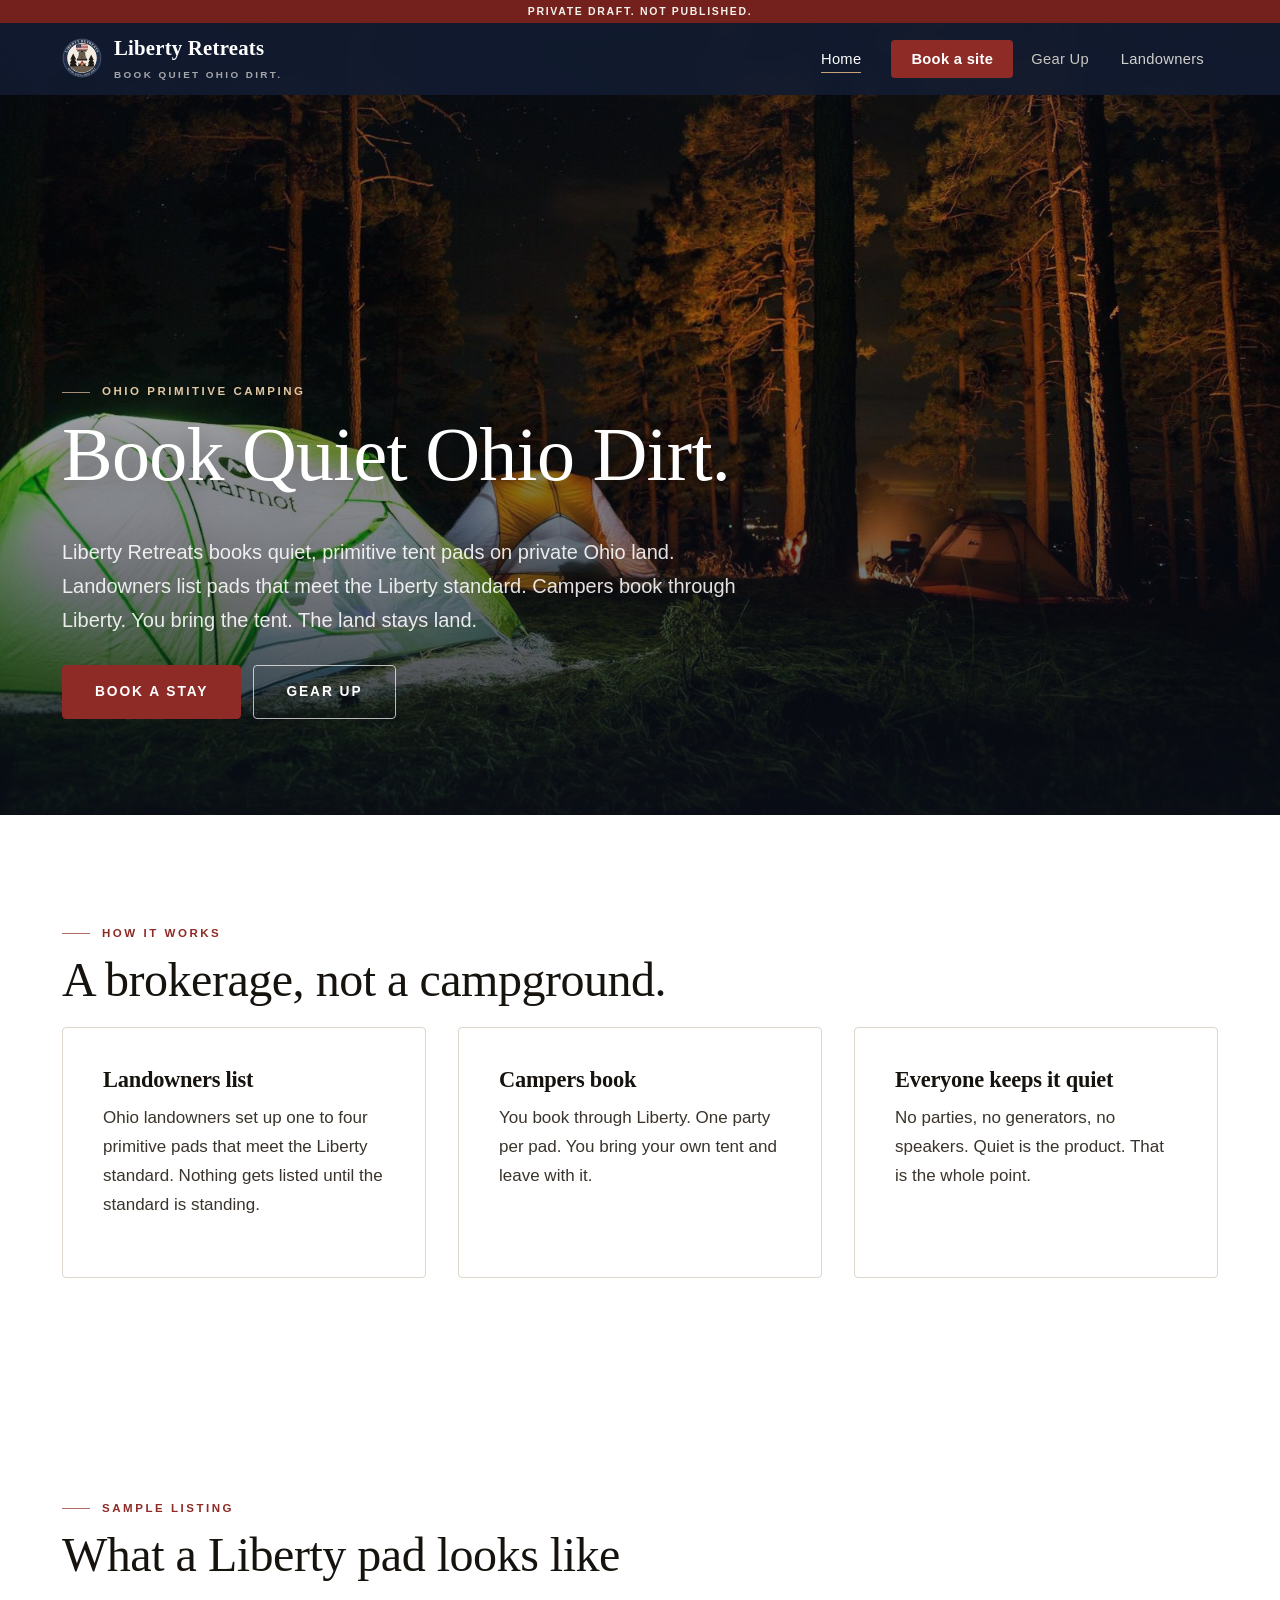
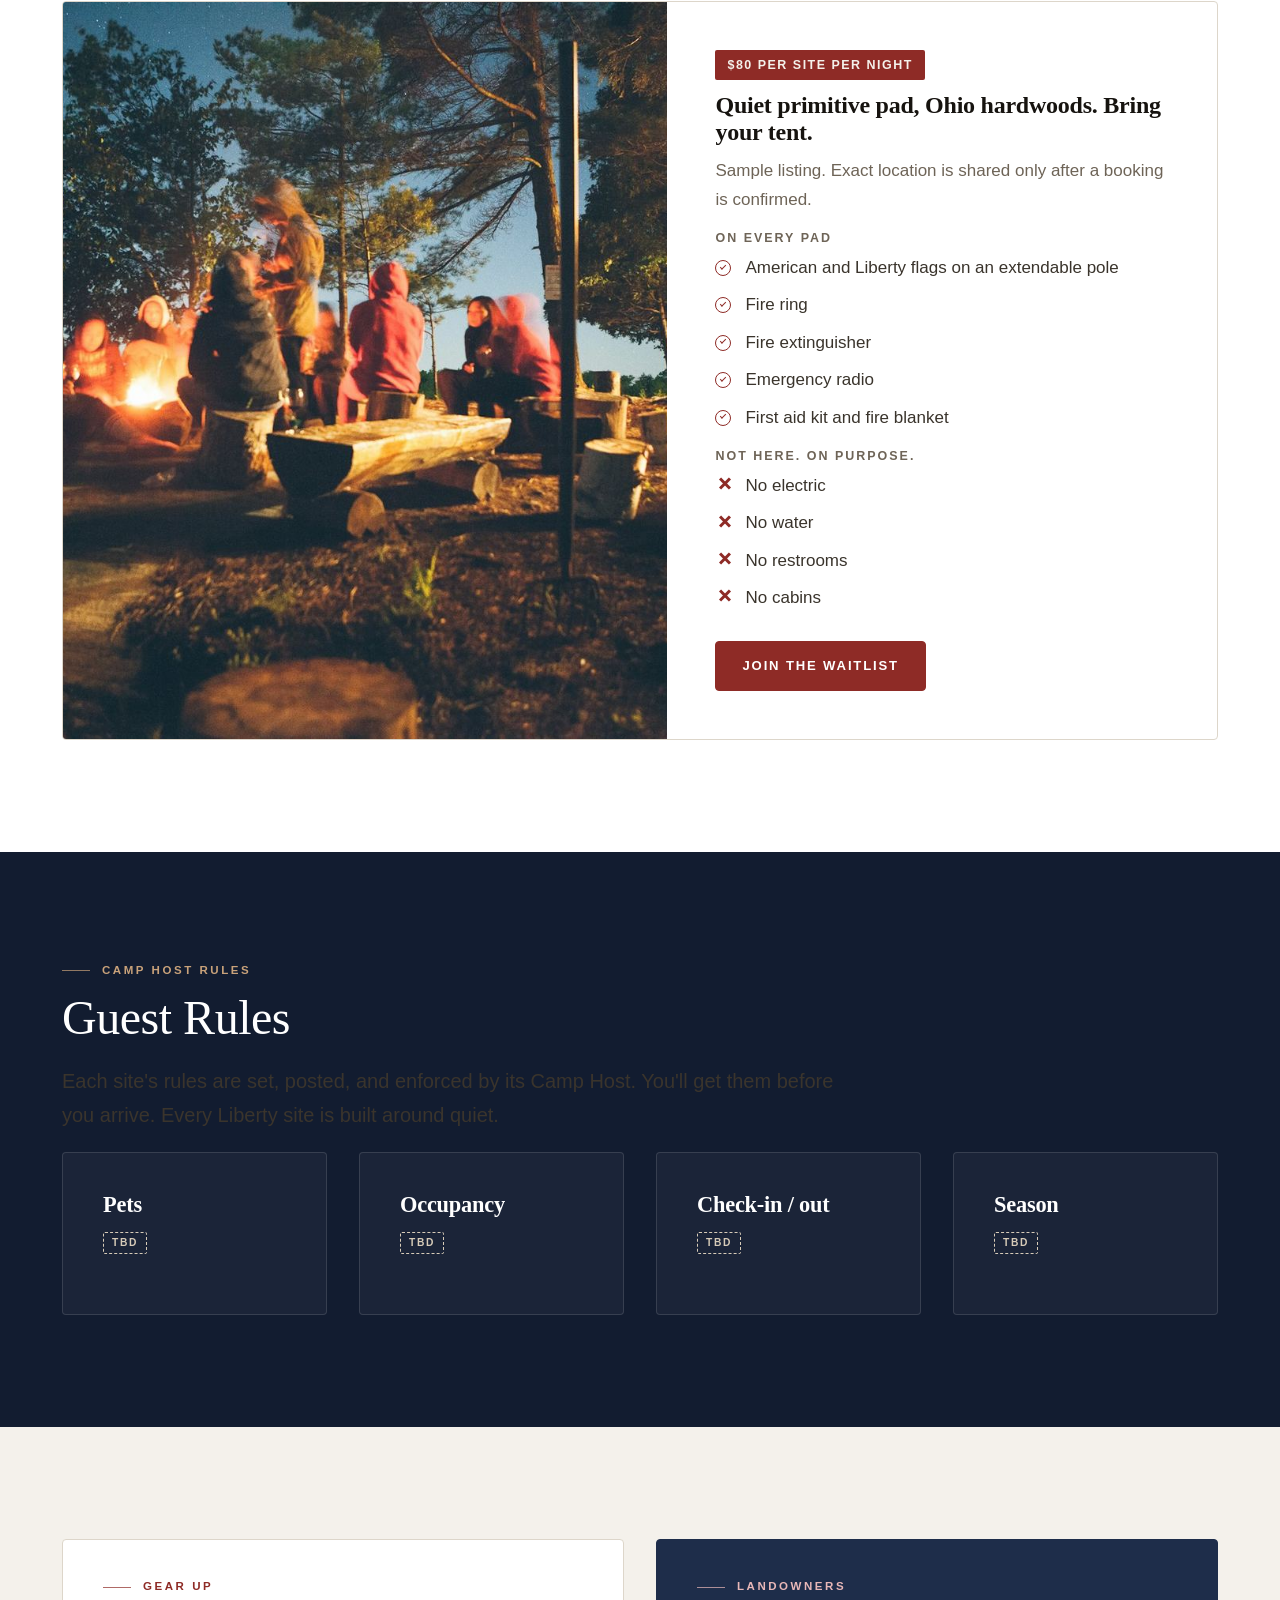
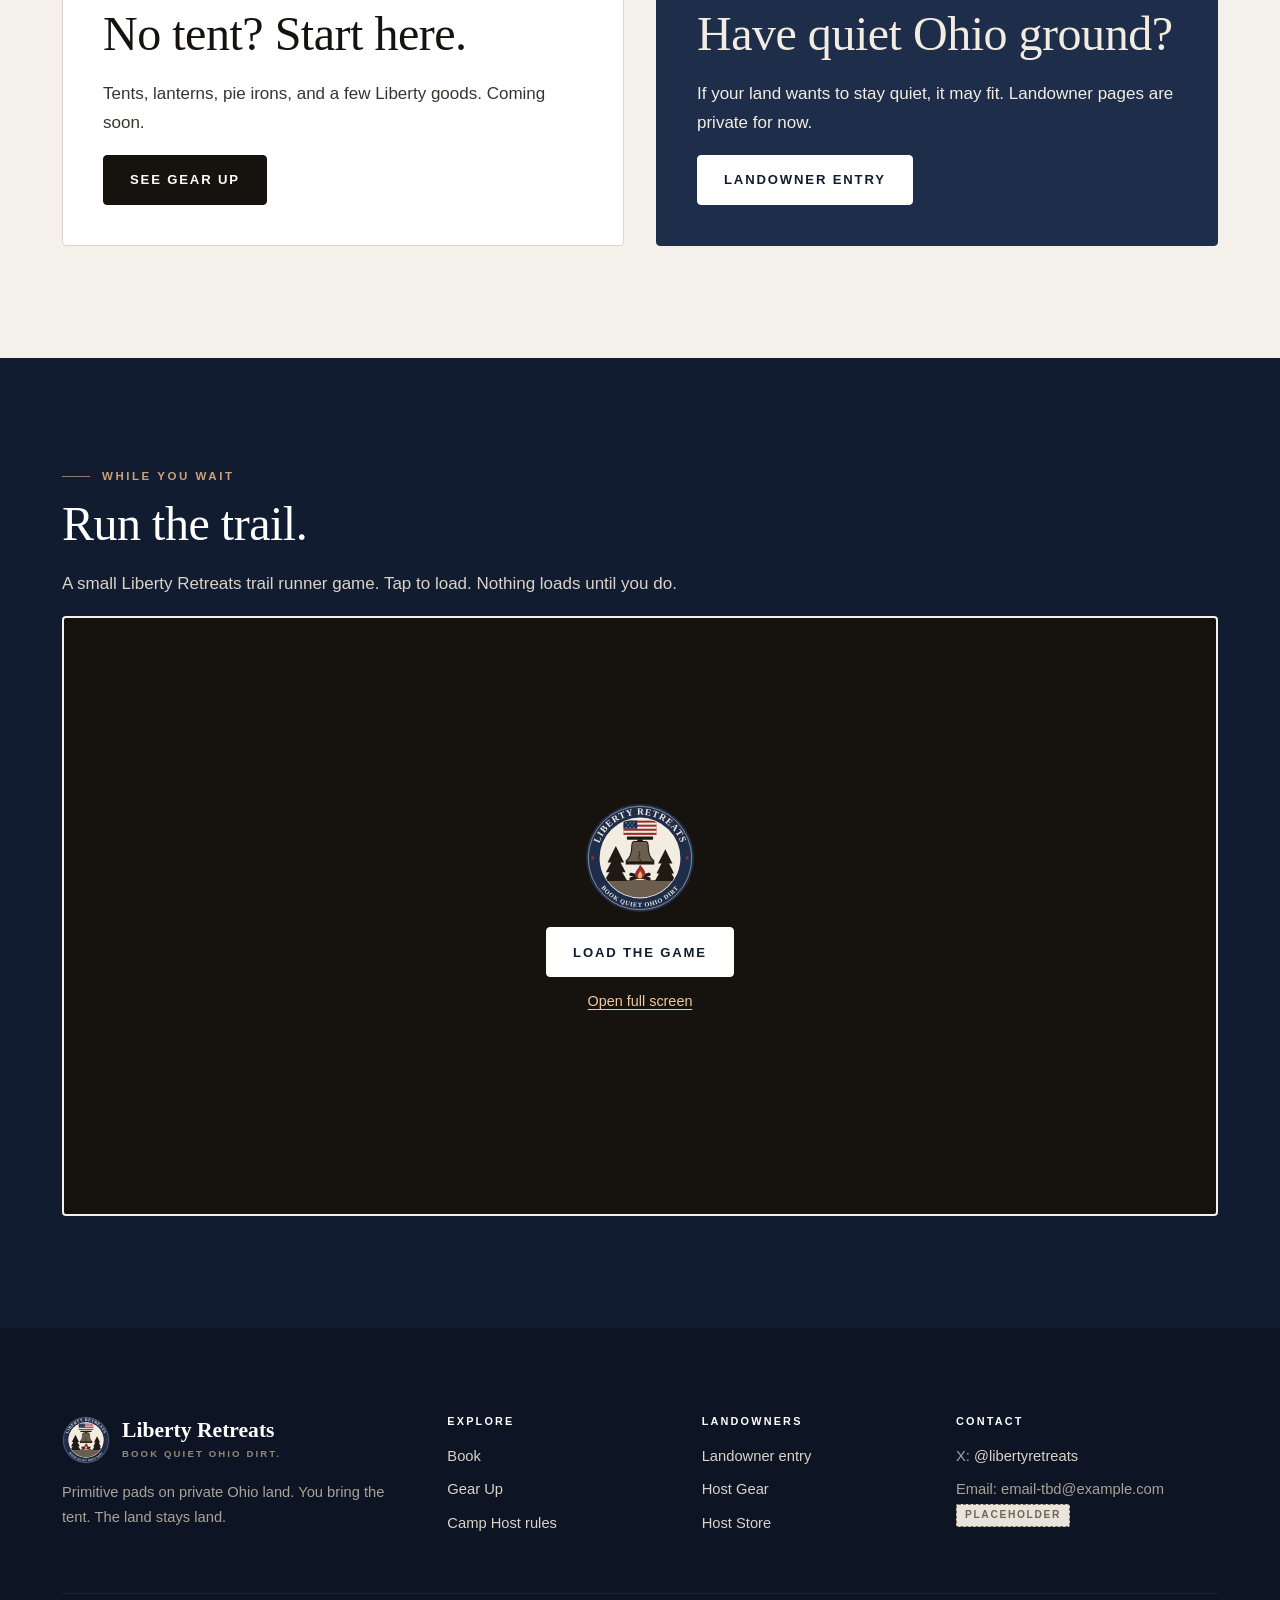
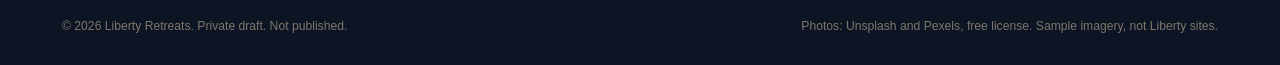
<file: index.html>
<!DOCTYPE html>
<html lang="en">
<head>
<meta charset="utf-8">
<meta name="viewport" content="width=device-width, initial-scale=1, viewport-fit=cover">
<title>Liberty Retreats | Book Quiet Ohio Dirt.</title>
<meta name="description" content="Primitive, quiet camping on private Ohio land. Landowners list pads that meet the Liberty standard. Campers book through Liberty.">
<!-- PRIVATE DRAFT: keep out of search engines until Randall okays launch -->
<meta name="robots" content="noindex, nofollow">
<meta name="theme-color" content="#121C30">
<meta name="format-detection" content="telephone=no">
<link rel="icon" type="image/svg+xml" href="assets/img/badge.svg">
<link rel="apple-touch-icon" href="assets/img/badge.svg">
<link rel="stylesheet" href="assets/css/site.css?v=7">
<script src="assets/js/config.js?v=7"></script>
</head>
<body data-page="index">
<a class="skip" href="#main">Skip to content</a>
<header class="site-head">
  <div class="wrap head-row">
    <a class="brand" href="index.html" aria-label="Liberty Retreats home">
      <img src="assets/img/badge.svg" alt="" width="44" height="44">
      <span><b>Liberty Retreats</b><small>Book Quiet Ohio Dirt.</small></span>
    </a>
    <button class="nav-toggle" type="button" aria-expanded="false" aria-controls="site-nav">Menu</button>
    <nav id="site-nav" aria-label="Main">
      <a href="index.html" aria-current="page">Home</a><a href="book.html" class="nav-cta">Book a site</a><a href="gear.html">Gear Up</a><a href="hosts.html" class="nav-land">Landowners</a>
    </nav>
  </div>
</header>

<main id="main">
<section class="hero hero-photo">
  <img class="hero-bg" src="assets/img/photos/hero-forest-camp.jpg" alt="" width="1600" height="1067">
  <div class="wrap hero-inner">
    <p class="eyebrow">Ohio primitive camping</p>
    <h1>Book Quiet Ohio Dirt.</h1>
    <p class="lede">Liberty Retreats books quiet, primitive tent pads on private Ohio land. Landowners list pads that meet the Liberty standard. Campers book through Liberty. You bring the tent. The land stays land.</p>
    <div class="btn-row">
      <a class="btn brick btn-lg" href="book.html">Book a stay</a>
      <a class="btn outline-light btn-lg" href="gear.html">Gear Up</a>
    </div>
  </div>
</section>

<section class="section">
  <div class="wrap">
    <p class="eyebrow">How it works</p>
    <h2>A brokerage, not a campground.</h2>
    <div class="grid three" style="margin-top:20px">
      <div class="card"><h3>Landowners list</h3><p>Ohio landowners set up one to four primitive pads that meet the Liberty standard. Nothing gets listed until the standard is standing.</p></div>
      <div class="card"><h3>Campers book</h3><p>You book through Liberty. One party per pad. You bring your own tent and leave with it.</p></div>
      <div class="card"><h3>Everyone keeps it quiet</h3><p>No parties, no generators, no speakers. Quiet is the product. That is the whole point.</p></div>
    </div>
  </div>
</section>

<section class="section alt" id="listing">
  <div class="wrap">
    <p class="eyebrow">Sample listing</p>
    <h2>What a Liberty pad looks like</h2>
    <article class="listing" style="margin-top:18px">
      <div class="listing-art"><img src="assets/img/photos/campfire.jpg" alt="Campfire at a forest campsite, stock photo" loading="lazy" width="1400" height="933"></div>
      <div class="listing-body">
        <p class="price-tag price-only" hidden><span data-price="night"></span> per site per night</p>
        <h3 style="font-size:1.5rem">Quiet primitive pad, Ohio hardwoods. Bring your tent.</h3>
        <p class="muted">Sample listing. Exact location is shared only after a booking is confirmed.</p>
        <h4>On every pad</h4>
        <ul class="checks">
          <li>American and Liberty flags on an extendable pole</li>
          <li>Fire ring</li>
          <li>Fire extinguisher</li>
          <li>Emergency radio</li>
          <li>First aid kit and fire blanket</li>
        </ul>
        <h4>Not here. On purpose.</h4>
        <ul class="nots">
          <li>No electric</li>
          <li>No water</li>
          <li>No restrooms</li>
          <li>No cabins</li>
        </ul>
        <div class="btn-row"><a class="btn brick" href="book.html">Join the waitlist</a></div>
      </div>
    </article>
  </div>
</section>

<section class="section dark" id="rules">
  <div class="wrap">
    <p class="eyebrow">Camp Host rules</p>
    <h2>Guest Rules</h2>
    <p class="lede" style="margin-top:12px">Each site's rules are set, posted, and enforced by its Camp Host. You'll get them before you arrive. Every Liberty site is built around quiet.</p>
    <div class="grid four" style="margin-top:20px">
      <div class="card"><h3>Pets</h3><p><span class="tbd">TBD</span></p></div>
      <div class="card"><h3>Occupancy</h3><p><span class="tbd">TBD</span></p></div>
      <div class="card"><h3>Check-in / out</h3><p><span class="tbd">TBD</span></p></div>
      <div class="card"><h3>Season</h3><p><span class="tbd">TBD</span></p></div>
    </div>
  </div>
</section>

<section class="section">
  <div class="wrap grid two" style="align-items:stretch">
    <div class="card">
      <p class="eyebrow">Gear Up</p>
      <h2>No tent? Start here.</h2>
      <p>Tents, lanterns, pie irons, and a few Liberty goods. Coming soon.</p>
      <a class="btn" href="gear.html">See Gear Up</a>
    </div>
    <div class="card" style="background:#1E2D4A;color:#F3ECE1;border-color:#1E2D4A">
      <p class="eyebrow" style="color:#E9B8B8">Landowners</p>
      <h2 style="color:#F3ECE1">Have quiet Ohio ground?</h2>
      <p>If your land wants to stay quiet, it may fit. Landowner pages are private for now.</p>
      <a class="btn light" href="hosts.html">Landowner entry</a>
    </div>
  </div>
</section>

<section class="section navy">
  <div class="wrap">
    <p class="eyebrow">While you wait</p>
    <h2>Run the trail.</h2>
    <p>A small Liberty Retreats trail runner game. Tap to load. Nothing loads until you do.</p>
    <div class="game-box" id="game-box">
      <div>
        <img src="assets/img/badge.svg" alt="" width="110" height="110" style="margin:0 auto 14px">
        <button class="btn light" id="load-game" type="button">Load the game</button>
        <p style="margin-top:12px;font-size:.9rem"><a href="play/index.html">Open full screen</a></p>
      </div>
    </div>
  </div>
</section>
</main>
<footer class="site-foot">
  <div class="wrap">
    <div class="foot-grid">
      <div class="foot-about">
        <a class="foot-brand" href="index.html"><img src="assets/img/badge.svg" alt="" width="48" height="48"><span><b>Liberty Retreats</b><small>Book Quiet Ohio Dirt.</small></span></a>
        <p>Primitive pads on private Ohio land. You bring the tent. The land stays land.</p>
      </div>
      <div>
        <h4>Explore</h4>
        <ul>
          <li><a href="book.html">Book</a></li>
          <li><a href="gear.html">Gear Up</a></li>
          <li><a href="index.html#rules">Camp Host rules</a></li>
        </ul>
      </div>
      <div>
        <h4>Landowners</h4>
        <ul>
          <li><a href="hosts.html">Landowner entry</a></li>
          <li><a href="host-gear.html">Host Gear</a></li>
          <li><a href="host-store.html">Host Store</a></li>
        </ul>
      </div>
      <div>
        <h4>Contact</h4>
        <ul>
          <li>X: <a data-x-link href="https://x.com/libertyretreats" target="_blank" rel="noopener">@libertyretreats</a></li>
          <li>Email: <span data-contact-email>Email coming soon</span> <span class="tbd">Placeholder</span></li>
        </ul>
      </div>
    </div>
    <div class="foot-legal"><span>&copy; <span data-year>2026</span> Liberty Retreats. Private draft. Not published.</span><span>Photos: Unsplash and Pexels, free license. Sample imagery, not Liberty sites.</span></div>
  </div>
</footer>
<script src="assets/js/icons.js?v=7"></script>
<script src="assets/js/site.js?v=7"></script>
</body>
</html>
</file>
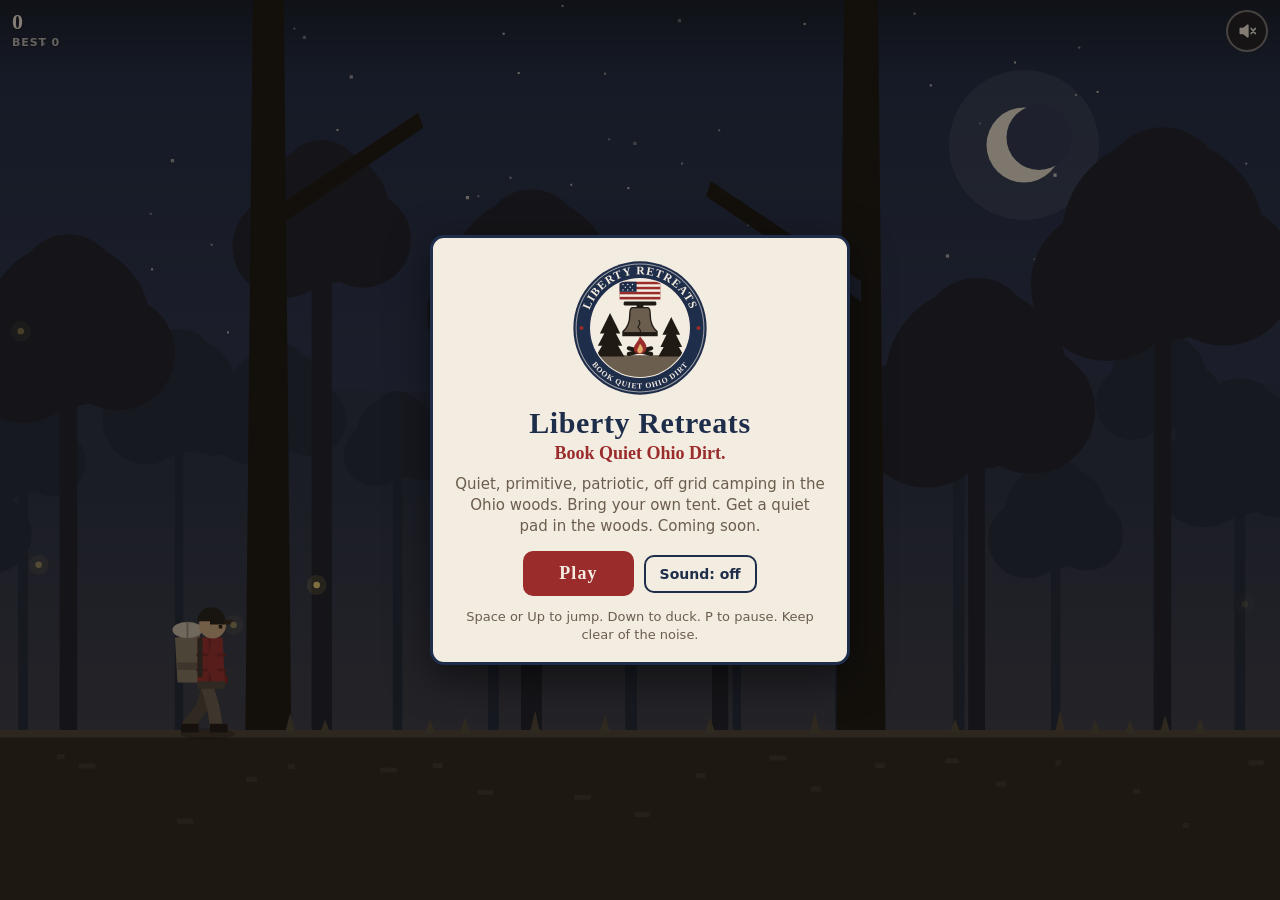
<file: play/index.html>
<!DOCTYPE html>
<html lang="en">
<head>
<meta charset="utf-8">
<meta name="viewport" content="width=device-width, initial-scale=1, viewport-fit=cover">
<title>Liberty Retreats | Trail Run</title>
<meta name="description" content="Liberty Retreats. Book Quiet Ohio Dirt. Coming soon.">
<meta name="theme-color" content="#1E2D4A">
<meta name="robots" content="noindex, nofollow">
<link rel="icon" href="data:,">
<style>
:root{--parch:#F3ECE1;--bark:#1F1A14;--brick:#9B2C2C;--navy:#1E2D4A;--khaki:#6B5E4E;
--slab:Rockwell,"Roboto Slab","Rockwell Nova",Georgia,serif;
--sans:system-ui,-apple-system,"Segoe UI",Roboto,Helvetica,Arial,sans-serif}
*{box-sizing:border-box}
html,body{margin:0;height:100%;background:#1F1A14;overflow:hidden}
body{font:16px/1.4 var(--sans);color:var(--parch);-webkit-user-select:none;user-select:none;-webkit-tap-highlight-color:transparent;overscroll-behavior:none;-webkit-touch-callout:none}
#wrap{position:fixed;inset:0;overflow:hidden}
canvas{display:block;width:100%;height:100%;touch-action:none;outline:none}
.hud{position:absolute;top:0;left:0;right:0;display:flex;justify-content:space-between;align-items:flex-start;padding:max(10px,env(safe-area-inset-top)) max(12px,env(safe-area-inset-right)) 0 max(12px,env(safe-area-inset-left));pointer-events:none}
.score{font:700 22px/1.1 var(--slab);text-shadow:0 1px 2px rgba(0,0,0,.5)}
.score small{display:block;font:600 11px/1.6 var(--sans);opacity:.75;letter-spacing:.08em;text-transform:uppercase}
.btns{display:flex;gap:8px;pointer-events:auto}
.icon{width:42px;height:42px;border-radius:50%;border:2px solid rgba(243,236,225,.45);background:rgba(31,26,20,.6);color:var(--parch);display:grid;place-items:center;cursor:pointer;padding:0}
.icon:focus-visible,.play:focus-visible,.ghost:focus-visible{outline:3px solid var(--parch);outline-offset:2px}
.icon svg{width:20px;height:20px;display:block}
#duckBtn{position:absolute;left:calc(50% - var(--duckS,86px)/2);bottom:max(var(--duckB,18px),calc(env(safe-area-inset-bottom) + 6px));width:var(--duckS,86px);height:var(--duckS,86px);border-radius:50%;border:3px solid rgba(243,236,225,.55);background:rgba(30,45,74,.7);color:var(--parch);font:700 15px var(--slab);letter-spacing:.1em;display:none;place-items:center;touch-action:none;cursor:pointer;z-index:1;padding:0;margin:0}
#duckBtn.on{background:rgba(155,44,44,.85)}
.touch #duckBtn.live{display:grid}
#toast{position:absolute;left:50%;top:22%;transform:translate(-50%,0);background:rgba(243,236,225,.94);color:var(--bark);font:700 18px var(--slab);padding:10px 18px;border-radius:8px;border-left:5px solid var(--brick);opacity:0;transition:opacity .35s;pointer-events:none;white-space:nowrap;max-width:92vw;overflow:hidden;text-overflow:ellipsis}
#toast.show{opacity:1}
.overlay{position:absolute;inset:0;z-index:5;display:flex;align-items:center;justify-content:center;padding:16px;background:rgba(18,15,11,.5)}
.hidden{display:none!important}
.card{background:var(--parch);color:var(--bark);border-radius:14px;max-width:420px;width:100%;padding:22px 22px 18px;text-align:center;box-shadow:0 12px 40px rgba(0,0,0,.5);border:3px solid var(--navy);max-height:100%;overflow:auto}
.badge{width:136px;height:136px;display:block;margin:0 auto 10px}
h1,h2{font:700 30px/1.1 var(--slab);margin:0 0 4px;color:var(--navy);letter-spacing:.02em}
h2{font-size:24px;margin-bottom:8px}
.tag{font:700 18px/1.2 var(--slab);color:var(--brick);margin:0 0 10px}
.pitch{margin:0 0 14px;color:var(--khaki);font-size:15px}
.play{font:700 18px var(--slab);background:var(--brick);color:var(--parch);border:0;border-radius:10px;padding:12px 36px;cursor:pointer;letter-spacing:.06em}
.play:hover{filter:brightness(1.08)}
.ghost{font:600 14px var(--sans);background:transparent;color:var(--navy);border:2px solid var(--navy);border-radius:10px;padding:9px 14px;cursor:pointer}
.row{display:flex;justify-content:center;gap:10px;align-items:center;flex-wrap:wrap}
.howto{font-size:13px;color:var(--khaki);margin:12px 0 0}
.howto .t{display:none}.touch .howto .t{display:inline}.touch .howto .k{display:none}
.big{font:700 46px/1 var(--slab);color:var(--bark);margin:2px 0}
.best{color:var(--khaki);font-size:14px;margin:0 0 4px}
.newbest{color:var(--brick);font:700 15px var(--slab);margin:0 0 6px}
.rule{height:2px;background:var(--khaki);opacity:.35;margin:14px 0 12px;border:0}
.brand{font:700 15px/1.4 var(--slab);color:var(--navy);margin:0 0 6px}
.brand span{color:var(--brick)}
.links{font-size:14px;margin:0}
.links a{color:var(--navy);font-weight:700;text-decoration:underline;text-underline-offset:2px}
.links a+a{margin-left:14px}
@media (max-height:520px){.card{padding:12px 16px}.badge{width:74px;height:74px;margin-bottom:4px}h1{font-size:23px}.tag{font-size:15px;margin-bottom:4px}.pitch{font-size:13px;margin-bottom:8px}.big{font-size:34px}.rule{margin:8px 0}.howto{margin-top:6px}h2{font-size:20px;margin-bottom:4px}}
@media (max-height:400px) and (min-width:560px){#startCard{max-width:600px;display:grid;grid-template-columns:110px 1fr;gap:4px 16px;text-align:left;align-items:center}#startCard .badge{width:104px;height:104px;grid-row:span 5;margin:0}#startCard .row{justify-content:flex-start}}
</style>
</head>
<body>
<div id="wrap">
  <canvas id="c" tabindex="0" aria-label="Liberty Retreats trail runner game"></canvas>
  <div class="hud">
    <div class="score" id="scoreBox"><span id="score">0</span><small>Best <span id="bestHud">0</span></small></div>
    <div class="btns">
      <button class="icon hidden" id="pauseBtn" aria-label="Pause" title="Pause (P)"></button>
      <button class="icon" id="muteBtn" aria-label="Sound off" title="Sound (M)"></button>
    </div>
  </div>
  <div id="toast" role="status" aria-live="polite"></div>
  <button id="duckBtn" aria-label="Duck">DUCK</button>

  <div class="overlay" id="startOv">
    <div class="card" id="startCard">
      <svg class="badge" xmlns="http://www.w3.org/2000/svg" viewBox="0 0 200 200" role="img" aria-label="Liberty Retreats badge (stand-in)">
  <defs>
    <clipPath id="lrIn"><circle cx="100" cy="100" r="72"/></clipPath>
    <path id="lrTop" d="M 21 100 A 79 79 0 0 1 179 100"/>
    <path id="lrBot" d="M 11 100 A 89 89 0 0 0 189 100"/>
  </defs>
  <circle cx="100" cy="100" r="98" fill="#1E2D4A"/>
  <circle cx="100" cy="100" r="94" fill="none" stroke="#F3ECE1" stroke-width="1.5" opacity=".6"/>
  <circle cx="100" cy="100" r="73.5" fill="#F3ECE1"/>
  <g clip-path="url(#lrIn)">
    <rect x="20" y="20" width="160" height="160" fill="#F3ECE1"/>
    <rect x="20" y="140" width="160" height="40" fill="#6B5E4E"/>
    <g>
      <rect x="70" y="32" width="60" height="26" fill="#9B2C2C"/>
      <rect x="70" y="35.7" width="60" height="3.7" fill="#F3ECE1"/>
      <rect x="70" y="43.1" width="60" height="3.7" fill="#F3ECE1"/>
      <rect x="70" y="50.5" width="60" height="3.7" fill="#F3ECE1"/>
      <rect x="70" y="32" width="25" height="14.8" fill="#1E2D4A"/>
      <g fill="#F3ECE1"><circle cx="75" cy="36" r="1"/><circle cx="82" cy="36" r="1"/><circle cx="89" cy="36" r="1"/><circle cx="78.5" cy="40" r="1"/><circle cx="85.5" cy="40" r="1"/><circle cx="75" cy="44" r="1"/><circle cx="82" cy="44" r="1"/><circle cx="89" cy="44" r="1"/></g>
    </g>
    <g fill="#1F1A14">
      <polygon points="56,78 41,108 71,108"/><polygon points="56,92 38,126 74,126"/><polygon points="56,106 35,142 77,142"/>
      <polygon points="146,84 133,110 159,110"/><polygon points="146,96 130,128 162,128"/><polygon points="146,108 127,142 165,142"/>
    </g>
    <rect x="76" y="61" width="48" height="6" rx="2" fill="#1F1A14"/>
    <rect x="95" y="66" width="10" height="5" fill="#1F1A14"/>
    <path d="M89 70 C86 70 85 74 85 80 C85 93 81 100 75 105 L75 111 L125 111 L125 105 C119 100 115 93 115 80 C115 74 114 70 111 70 Z" fill="#6B5E4E" stroke="#1F1A14" stroke-width="2"/>
    <rect x="75" y="106" width="50" height="5" fill="#1F1A14"/>
    <polyline points="98,111 101,104 97,99 100,93 98,88" fill="none" stroke="#1F1A14" stroke-width="1.6"/>
    <g transform="translate(100 134)">
      <rect x="-20" y="-3" width="40" height="6" rx="3" fill="#1F1A14" transform="rotate(14)"/>
      <rect x="-20" y="-3" width="40" height="6" rx="3" fill="#1F1A14" transform="rotate(-14)"/>
      <path d="M0 -22 C6 -14 11 -10 9 -3 C8 2 4 4 0 4 C-4 4 -9 2 -9 -4 C-9 -10 -3 -13 0 -22 Z" fill="#9B2C2C"/>
      <path d="M0 -11 C3 -7 5 -5 4 -1 C3 2 1 3 0 3 C-2 3 -4 1 -4 -1 C-4 -5 -1 -7 0 -11 Z" fill="#E2B26A"/>
    </g>
  </g>
  <text fill="#F3ECE1" style="font: 700 17px Rockwell, 'Roboto Slab', Georgia, serif; letter-spacing: 1.5px"><textPath href="#lrTop" startOffset="50%" text-anchor="middle">LIBERTY RETREATS</textPath></text>
  <text fill="#F3ECE1" style="font: 700 11.5px Rockwell, 'Roboto Slab', Georgia, serif; letter-spacing: 1.2px"><textPath href="#lrBot" startOffset="50%" text-anchor="middle">BOOK QUIET OHIO DIRT</textPath></text>
  <g fill="#9B2C2C"><circle cx="14" cy="100" r="3"/><circle cx="186" cy="100" r="3"/></g>
</svg>
      <h1>Liberty Retreats</h1>
      <p class="tag">Book Quiet Ohio Dirt.</p>
      <p class="pitch">Quiet, primitive, patriotic, off grid camping in the Ohio woods. Bring your own tent. Get a quiet pad in the woods. Coming soon.</p>
      <div class="row">
        <button class="play" id="playBtn">Play</button>
        <button class="ghost" id="muteCard" aria-label="Toggle sound">Sound: off</button>
      </div>
      <p class="howto"><span class="k">Space or Up to jump. Down to duck. P to pause.</span><span class="t">Tap to jump. Swipe down or hold Duck.</span> Keep clear of the noise.</p>
    </div>
  </div>

  <div class="overlay hidden" id="pauseOv">
    <div class="card">
      <h2>Paused.</h2>
      <p class="pitch">Quiet hours. Take your time.</p>
      <button class="play" id="resumeBtn">Resume</button>
    </div>
  </div>

  <div class="overlay hidden" id="overOv">
    <div class="card">
      <h2 id="overMsg">Run over.</h2>
      <div class="big" id="finalScore">0</div>
      <p class="best">Best <span id="bestOver">0</span></p>
      <p class="newbest hidden" id="newBest">New best.</p>
      <button class="play" id="againBtn">Play again</button>
      <hr class="rule">
      <p class="brand">Liberty Retreats. <span>Book Quiet Ohio Dirt.</span> Coming soon.</p>
      <p class="links"><a href="https://liberty-retreats.com" target="_blank" rel="noopener">liberty-retreats.com</a><a href="https://x.com/libertyretreats" target="_blank" rel="noopener">@libertyretreats on X</a></p>
    </div>
  </div>
</div>
<script>
(function(){
'use strict';
var COL={parch:'#F3ECE1',bark:'#1F1A14',brick:'#9B2C2C',navy:'#1E2D4A',khaki:'#6B5E4E'};
var SLAB='Rockwell, "Roboto Slab", Georgia, serif';
var el=function(id){return document.getElementById(id);};
var wrap=el('wrap'),cv=el('c'),ctx=cv.getContext('2d');
var startOv=el('startOv'),pauseOv=el('pauseOv'),overOv=el('overOv');
var pauseBtn=el('pauseBtn'),muteBtn=el('muteBtn'),muteCard=el('muteCard'),duckBtn=el('duckBtn'),toastEl=el('toast');
var scoreEl=el('score'),bestHud=el('bestHud');

/* ---------- storage (safe inside sandboxed iframes) ---------- */
var KEY='libertyRetreatsRunnerBest';
function loadBest(){try{return parseInt(localStorage.getItem(KEY),10)||0;}catch(e){return memBest;}}
function saveBest(v){memBest=v;try{localStorage.setItem(KEY,String(v));}catch(e){}}
var memBest=0,best=loadBest();bestHud.textContent=best;

/* ---------- layout ---------- */
var BASE_H=360,MIN_W=450,GROUND_IN_BAND=292;
var dpr=1,cssW=1,cssH=1,scale=1,WW=1,WH=1,BAND=0,GY=0,stars=[];
function resize(){
  cssW=Math.max(1,wrap.clientWidth);cssH=Math.max(1,wrap.clientHeight);
  dpr=Math.min(window.devicePixelRatio||1,2);
  cv.width=Math.round(cssW*dpr);cv.height=Math.round(cssH*dpr);
  scale=(cssW/cssH>=MIN_W/BASE_H)?cssH/BASE_H:cssW/MIN_W;
  WW=cssW/scale;WH=cssH/scale;
  BAND=WH>BASE_H?(WH-BASE_H)*0.6:0;
  GY=BAND+GROUND_IN_BAND;
  var space=cssH-GY*scale-6,ds=Math.round(Math.max(50,Math.min(86,space-12))),db=Math.round(Math.max(6,Math.min(24,space-ds)));
  wrap.style.setProperty('--duckS',ds+'px');wrap.style.setProperty('--duckB',db+'px');duckBtn.style.font='700 '+(ds<70?12:15)+'px '+SLAB;
  stars=[];
  var n=Math.round(WW*Math.max(GY-90,60)/1400);
  for(var i=0;i<n;i++)stars.push({x:Math.random()*WW,y:Math.random()*(GY-110),r:Math.random()<0.15?1.3:0.8,p:Math.random()*6.28,s:0.6+Math.random()*1.6});
  if(state!=='run')render();
}

/* ---------- audio (muted by default) ---------- */
var actx=null,muted=true;
function ensureAudio(){
  if(!actx){var A=window.AudioContext||window.webkitAudioContext;if(A){try{actx=new A();}catch(e){actx=null;}}}
  if(actx&&actx.state==='suspended'){actx.resume();}
}
function tone(f,dur,type,vol,slide,delay){
  if(muted||!actx)return;
  var t=actx.currentTime+(delay||0),o=actx.createOscillator(),g=actx.createGain();
  o.type=type||'sine';o.frequency.setValueAtTime(f,t);
  if(slide)o.frequency.exponentialRampToValueAtTime(slide,t+dur);
  g.gain.setValueAtTime(0.0001,t);g.gain.exponentialRampToValueAtTime(vol||0.06,t+0.012);g.gain.exponentialRampToValueAtTime(0.0001,t+dur);
  o.connect(g);g.connect(actx.destination);o.start(t);o.stop(t+dur+0.03);
}
var sfx={
  jump:function(){tone(300,0.13,'triangle',0.05,480);},
  pick:function(){tone(660,0.08,'sine',0.05);tone(990,0.12,'sine',0.045,0,0.07);},
  ring:function(){tone(392,0.3,'sine',0.05);tone(523,0.45,'sine',0.045,0,0.18);},
  hit:function(){tone(180,0.35,'square',0.04,55);}
};
var ICON_ON='<svg viewBox="0 0 24 24" fill="none" stroke="currentColor" stroke-width="2" stroke-linecap="round" stroke-linejoin="round"><path d="M4 9h4l5-4v14l-5-4H4z" fill="currentColor"/><path d="M16 9a4 4 0 0 1 0 6M18.5 6.5a7.5 7.5 0 0 1 0 11"/></svg>';
var ICON_OFF='<svg viewBox="0 0 24 24" fill="none" stroke="currentColor" stroke-width="2" stroke-linecap="round" stroke-linejoin="round"><path d="M4 9h4l5-4v14l-5-4H4z" fill="currentColor"/><path d="M17 9l5 6M22 9l-5 6"/></svg>';
var ICON_PAUSE='<svg viewBox="0 0 24 24" fill="currentColor"><rect x="6" y="5" width="4" height="14" rx="1"/><rect x="14" y="5" width="4" height="14" rx="1"/></svg>';
var ICON_PLAY='<svg viewBox="0 0 24 24" fill="currentColor"><path d="M8 5l11 7-11 7z"/></svg>';
function setMuted(m){
  muted=m;if(!m)ensureAudio();
  muteBtn.innerHTML=m?ICON_OFF:ICON_ON;muteBtn.setAttribute('aria-label',m?'Sound off':'Sound on');
  muteCard.textContent=m?'Sound: off':'Sound: on';
}
setMuted(true);pauseBtn.innerHTML=ICON_PAUSE;

/* ---------- game state ---------- */
var V0=270,VMAX=540,ACC=5,G=2050,JV=665,CHECK=5600;
var state='start',gt=0,runT=0,speed=V0,dist=0,camX=0,bonus=0,score=0,lastShown=-1;
var ph=0,pv=0,onGround=true,coyote=0,jumpBuf=0,ducking=false,deadT=0,deathMsg='';
var PX=72,PW=22;
var obs=[],items=[],pops=[],flies=[],nextSpawn=0,nextCheck=CHECK,quipIdx=0;
var duckKey=false,duckHeld=false,swipeHeld=false,touchInfo=null;
var QUIPS=['Fire stays in the ring.','Quiet hours start at 9.','Pack it out.','Quiet is the product.','Bring your own tent.','Flags stay up.','No generators. No speakers. No drones.','Quiet hours: 9pm to 8am.'];
var DEATH={log:'Tripped on a log.',root:'Caught a root.',rock:'Stubbed it on a rock.',creek:'Wet boots.',generator:'Generator. Not out here.',speaker:'No Bluetooth speakers.',drone:'No drones over camp.',branch:'Mind the branches.'};
for(var f=0;f<16;f++)flies.push({x:Math.random()*900,y:Math.random(),p:Math.random()*6.28,s:0.5+Math.random(),vx:(Math.random()-0.5)*14});

function hsh(i,s){var x=Math.sin(i*127.1+s*311.7)*43758.5453;return x-Math.floor(x);}
function rnd(a,b){return a+Math.random()*(b-a);}

function resetRun(){
  runT=0;speed=V0;dist=0;bonus=0;score=0;lastShown=-1;ph=0;pv=0;onGround=true;coyote=0;jumpBuf=0;deadT=0;
  obs=[];items=[];pops=[];nextSpawn=420;nextCheck=CHECK;
  duckKey=false;duckHeld=false;swipeHeld=false;touchInfo=null;duckBtn.classList.remove('on');
}
function startRun(){
  resetRun();state='run';
  startOv.classList.add('hidden');overOv.classList.add('hidden');pauseOv.classList.add('hidden');
  pauseBtn.classList.remove('hidden');duckBtn.classList.add('live');
  if(!muted)ensureAudio();
  try{cv.focus({preventScroll:true});}catch(e){}
}
function setPaused(p){
  if(p&&state==='run'){state='pause';duckBtn.classList.remove('live');duckHeld=false;duckBtn.classList.remove('on');pauseOv.classList.remove('hidden');pauseBtn.innerHTML=ICON_PLAY;pauseBtn.setAttribute('aria-label','Resume');}
  else if(!p&&state==='pause'){state='run';duckBtn.classList.add('live');pauseOv.classList.add('hidden');pauseBtn.innerHTML=ICON_PAUSE;pauseBtn.setAttribute('aria-label','Pause');try{cv.focus({preventScroll:true});}catch(e){}}
}
function gameOver(type){
  state='over';deadT=0;deathMsg=DEATH[type]||'Run over.';sfx.hit();
  pauseBtn.classList.add('hidden');duckBtn.classList.remove('live');
  var isNew=score>best;if(isNew){best=score;saveBest(best);}
  bestHud.textContent=best;
  el('overMsg').textContent=deathMsg;el('finalScore').textContent=score;el('bestOver').textContent=best;
  el('newBest').classList.toggle('hidden',!isNew||score===0);
  setTimeout(function(){if(state==='over')overOv.classList.remove('hidden');},550);
}
var toastTimer=0;
function toast(msg){toastEl.textContent=msg;toastEl.classList.add('show');clearTimeout(toastTimer);toastTimer=setTimeout(function(){toastEl.classList.remove('show');},2200);}

/* ---------- spawning ---------- */
var TYPES=[
  {t:'log',w:48,lo:0,hi:20,from:0,wt:3},
  {t:'root',w:34,lo:0,hi:12,from:0,wt:2},
  {t:'rock',w:32,lo:0,hi:24,from:0,wt:2},
  {t:'creek',w:0,lo:0,hi:0,from:8,wt:2},
  {t:'generator',w:44,lo:0,hi:30,from:8,wt:2},
  {t:'speaker',w:24,lo:0,hi:34,from:16,wt:2},
  {t:'branch',w:64,lo:30,hi:150,from:14,wt:2},
  {t:'drone',w:34,lo:31,hi:43,from:22,wt:2}
];
function pickType(){
  var pool=[],tot=0;
  for(var i=0;i<TYPES.length;i++)if(runT>=TYPES[i].from){pool.push(TYPES[i]);tot+=TYPES[i].wt;}
  var r=Math.random()*tot;
  for(var j=0;j<pool.length;j++){r-=pool[j].wt;if(r<=0)return pool[j];}
  return pool[0];
}
function addItem(x,h){var r=Math.random();items.push({x:x,h:h,k:r<0.4?'pie':(r<0.8?'lantern':'flag'),got:false});}
function spawn(){
  var x=WW+40,lastX=-1e9;
  for(var i=0;i<obs.length;i++)if(obs[i].x>lastX)lastX=obs[i].x+(obs[i].w||0);
  if(dist>=nextCheck&&lastX<WW-60){
    obs.push({t:'ring',x:x+30,w:40,lo:0,hi:0,passed:false});
    nextCheck+=CHECK;nextSpawn=dist+speed*0.9+260;return;
  }
  var T=pickType(),o={t:T.t,x:x,w:T.w,lo:T.lo,hi:T.hi,ph:Math.random()*6};
  if(T.t==='creek')o.w=Math.round(rnd(64,96));
  obs.push(o);
  var ease=Math.max(0,1-runT/30)*0.55;
  var gap=speed*(0.72+Math.random()*0.8+ease)+o.w+50+(T.t==='drone'?60:0)+(T.t==='branch'?30:0);
  nextSpawn=dist+gap;
  if(Math.random()<0.5){
    if(T.t==='branch'||T.t==='drone')addItem(x+o.w/2,12);
    else addItem(x+o.w/2,Math.max(o.hi,10)+62);
  }else if(Math.random()<0.45){
    addItem(x+o.w+(gap-o.w)*0.5,Math.random()<0.5?16:72);
  }
}

/* ---------- input ---------- */
function jump(){jumpBuf=0.13;}
function primary(){
  if(state==='run')jump();
  else if(state==='start'||(state==='over'&&deadT>0.6))startRun();
  else if(state==='pause')setPaused(false);
}
window.addEventListener('keydown',function(e){
  var k=e.code||e.key;
  if(k==='Space'||k==='ArrowUp'||k==='KeyW'||k===' '||k==='Up'){e.preventDefault();if(!e.repeat)primary();}
  else if(k==='ArrowDown'||k==='KeyS'||k==='Down'){e.preventDefault();duckKey=true;}
  else if(k==='Enter'){if(state!=='run'&&document.activeElement&&document.activeElement.tagName==='BUTTON')return;e.preventDefault();if(state!=='run')primary();}
  else if(k==='KeyP'||k==='Escape'){if(state==='run')setPaused(true);else if(state==='pause')setPaused(false);}
  else if(k==='KeyM'){setMuted(!muted);}
});
window.addEventListener('keyup',function(e){var k=e.code||e.key;if(k==='ArrowDown'||k==='KeyS'||k==='Down')duckKey=false;});
function markTouch(){if(!document.body.classList.contains('touch'))document.body.classList.add('touch');}
if(('ontouchstart' in window)||navigator.maxTouchPoints>0)markTouch();
cv.addEventListener('pointerdown',function(e){
  e.preventDefault();
  if(e.pointerType==='touch'||e.pointerType==='pen'){markTouch();
    if(state!=='run'){primary();return;}
    touchInfo={id:e.pointerId,y0:e.clientY,t0:gt,decided:false};
  }else{primary();}
});
cv.addEventListener('pointermove',function(e){
  if(!touchInfo||e.pointerId!==touchInfo.id)return;
  if(e.clientY-touchInfo.y0>22){touchInfo.decided=true;swipeHeld=true;}
});
function endTouch(e){
  if(!touchInfo||e.pointerId!==touchInfo.id)return;
  if(!touchInfo.decided&&state==='run')jump();
  touchInfo=null;swipeHeld=false;
}
cv.addEventListener('pointerup',endTouch);cv.addEventListener('pointercancel',endTouch);
cv.addEventListener('contextmenu',function(e){e.preventDefault();});
function duckOn(e){e.preventDefault();e.stopPropagation();duckHeld=true;duckBtn.classList.add('on');try{duckBtn.setPointerCapture(e.pointerId);}catch(x){}}
function duckOff(e){duckHeld=false;duckBtn.classList.remove('on');}
duckBtn.addEventListener('pointerdown',duckOn);duckBtn.addEventListener('pointerup',duckOff);duckBtn.addEventListener('pointercancel',duckOff);duckBtn.addEventListener('lostpointercapture',duckOff);
duckBtn.addEventListener('contextmenu',function(e){e.preventDefault();});
el('playBtn').addEventListener('click',startRun);
el('againBtn').addEventListener('click',startRun);
el('resumeBtn').addEventListener('click',function(){setPaused(false);});
pauseBtn.addEventListener('click',function(){if(state==='run')setPaused(true);else setPaused(false);});
muteBtn.addEventListener('click',function(){setMuted(!muted);});
muteCard.addEventListener('click',function(){setMuted(!muted);});
document.addEventListener('visibilitychange',function(){if(document.hidden)setPaused(true);});
window.addEventListener('blur',function(){if(state==='run'&&!document.hasFocus())setPaused(true);});

/* ---------- update ---------- */
function overlap(ax,aw,alo,ahi,bx,bw,blo,bhi){return ax<bx+bw&&ax+aw>bx&&alo<bhi&&ahi>blo;}
function update(dt){
  gt+=dt;
  if(state==='pause')return;
  var spd=state==='run'?speed:(state==='start'?120:0);
  camX+=spd*dt;
  for(var f=0;f<flies.length;f++){var fl=flies[f];fl.p+=dt*fl.s*2;fl.x+=(fl.vx-spd*0.35)*dt;if(fl.x<-20)fl.x+=WW+40;if(fl.x>WW+20)fl.x-=WW+40;}
  if(state==='over'){deadT+=dt;return;}
  if(state!=='run')return;
  runT+=dt;speed=Math.min(VMAX,V0+runT*ACC);
  dist+=spd*dt;
  if(touchInfo&&!touchInfo.decided&&gt-touchInfo.t0>0.07){touchInfo.decided=true;jump();}
  ducking=duckKey||duckHeld||swipeHeld;
  jumpBuf-=dt;
  if(onGround)coyote=0.08;else coyote-=dt;
  if(jumpBuf>0&&(onGround||coyote>0)){pv=JV;onGround=false;coyote=0;jumpBuf=0;sfx.jump();}
  pv-=G*(ducking&&!onGround?3.2:1)*dt;ph+=pv*dt;
  if(ph<=0){ph=0;pv=0;onGround=true;}
  if(dist>=nextSpawn)spawn();
  var pTop=ph+(ducking&&onGround?24:(ducking?30:42)),pLo=ph+2,hx=PX+4,hw=PW-8;
  for(var i=obs.length-1;i>=0;i--){
    var o=obs[i];o.x-=spd*dt*(o.t==='drone'?1.18:1);
    if(o.x+o.w<-80){obs.splice(i,1);continue;}
    if(o.t==='ring'){if(!o.passed&&o.x+o.w/2<PX){o.passed=true;bonus+=50;pops.push({x:PX+10,h:90,s:'+50',t:0});toast(QUIPS[quipIdx++%QUIPS.length]);sfx.ring();}continue;}
    if(o.t==='creek'){if(ph<1&&PX+6<o.x+o.w-10&&PX+PW-6>o.x+10){gameOver('creek');return;}continue;}
    var lo=o.lo,hi=o.hi;
    if(o.t==='drone'){var b=Math.abs(Math.sin(gt*5+o.ph))*4;lo+=b;hi+=b;}
    if(overlap(hx,hw,pLo,pTop,o.x+4,o.w-8,lo,hi)){gameOver(o.t);return;}
  }
  for(var j=items.length-1;j>=0;j--){
    var it=items[j];it.x-=spd*dt;
    if(it.x<-40){items.splice(j,1);continue;}
    if(!it.got&&overlap(PX,PW,ph,ph+(ducking?28:46),it.x-11,22,it.h-11,it.h+11)){
      it.got=true;var v=it.k==='flag'?25:(it.k==='lantern'?15:10);bonus+=v;pops.push({x:it.x,h:it.h+10,s:'+'+v,t:0});sfx.pick();items.splice(j,1);
    }
  }
  for(var p=pops.length-1;p>=0;p--){pops[p].t+=dt;pops[p].x-=spd*dt*0.3;if(pops[p].t>0.9)pops.splice(p,1);}
  score=Math.floor(dist/12)+bonus;
}

/* ---------- drawing ---------- */
function Y(h){return GY-h;}
function drawSky(){
  var g=ctx.createLinearGradient(0,0,0,GY);
  g.addColorStop(0,'#0f1626');g.addColorStop(Math.max(0,(GY-260)/GY),'#1a2742');g.addColorStop(0.8,'#2d3550');g.addColorStop(1,'#4a4446');
  ctx.fillStyle=g;ctx.fillRect(0,0,WW,GY+2);
  for(var i=0;i<stars.length;i++){var s=stars[i];ctx.globalAlpha=0.35+0.45*(0.5+0.5*Math.sin(gt*s.s+s.p));ctx.fillStyle=COL.parch;ctx.fillRect(s.x,s.y,s.r,s.r);}
  ctx.globalAlpha=1;
  var mx=WW*0.8,my=BAND+58;
  ctx.fillStyle='rgba(243,236,225,0.08)';ctx.beginPath();ctx.arc(mx,my,30,0,6.283);ctx.fill();
  ctx.fillStyle='#E9E1D2';ctx.beginPath();ctx.arc(mx,my,15,0,6.283);ctx.fill();
  ctx.fillStyle='#2a3450';ctx.beginPath();ctx.arc(mx+6,my-3,13,0,6.283);ctx.fill();
}
function drawRidge(){
  var off=camX*0.05;ctx.fillStyle='#222b42';ctx.beginPath();ctx.moveTo(0,GY);
  for(var x=0;x<=WW+10;x+=10){var u=(x+off)*0.006;ctx.lineTo(x,GY-120-Math.sin(u)*14-Math.sin(u*2.3+1)*8-Math.sin(u*0.5)*10);}
  ctx.lineTo(WW,GY);ctx.closePath();ctx.fill();
  var hz=ctx.createLinearGradient(0,GY-110,0,GY);hz.addColorStop(0,'rgba(107,94,78,0)');hz.addColorStop(1,'rgba(107,94,78,0.28)');
  ctx.fillStyle=hz;ctx.fillRect(0,GY-110,WW,110);
}
function treeLayer(p,sp,seed,color,hMin,hMax,tw,cr0){
  var off=camX*p,i0=Math.floor(off/sp)-2,i1=Math.floor((off+WW)/sp)+2;
  ctx.fillStyle=color;ctx.beginPath();
  for(var i=i0;i<=i1;i++){
    var x=i*sp-off+(hsh(i,seed)-0.5)*sp*0.6,th=hMin+(hMax-hMin)*hsh(i,seed+1),top=GY-th,cr=cr0*(0.8+0.5*hsh(i,seed+2)),w=tw*(0.8+0.4*hsh(i,seed+3));
    ctx.rect(x-w/2,top,w,th+1);
    ctx.moveTo(x+cr,top);ctx.arc(x,top,cr,0,6.283);
    ctx.moveTo(x-cr*0.55+cr*0.75,top+cr*0.45);ctx.arc(x-cr*0.55,top+cr*0.45,cr*0.75,0,6.283);
    ctx.moveTo(x+cr*0.6+cr*0.7,top+cr*0.35);ctx.arc(x+cr*0.6,top+cr*0.35,cr*0.7,0,6.283);
    ctx.moveTo(x+cr*0.6,top-cr*0.5);ctx.arc(x,top-cr*0.5,cr*0.6,0,6.283);
  }
  ctx.fill();
}
function nearTrunks(){
  var p=0.8,sp=230,off=camX*p,i0=Math.floor(off/sp)-1,i1=Math.floor((off+WW)/sp)+1;
  ctx.fillStyle='#15120e';ctx.beginPath();
  for(var i=i0;i<=i1;i++){
    if(hsh(i,9)<0.35)continue;
    var x=i*sp-off+(hsh(i,10)-0.5)*90,w=14+hsh(i,11)*12;
    ctx.moveTo(x-w/2,GY+2);ctx.lineTo(x-w/2+3,0);ctx.lineTo(x+w/2-3,0);ctx.lineTo(x+w/2,GY+2);ctx.closePath();
    var by=BAND+40+hsh(i,12)*90,dir=hsh(i,13)<0.5?-1:1;
    ctx.moveTo(x,by+10);ctx.lineTo(x+dir*60,by-30);ctx.lineTo(x+dir*62,by-24);ctx.lineTo(x,by+18);ctx.closePath();
  }
  ctx.fill();
}
function drawGround(){
  ctx.fillStyle='#2a231c';ctx.fillRect(0,GY,WW,WH-GY+2);
  ctx.fillStyle='#4a4034';ctx.fillRect(0,GY,WW,3);
  var off=camX,sp=26;ctx.fillStyle='#3a3229';
  for(var i=Math.floor(off/sp)-1;i<=Math.floor((off+WW)/sp)+1;i++){var x=i*sp-off+hsh(i,4)*20;ctx.fillRect(x,GY+8+hsh(i,5)*30,2+hsh(i,6)*5,2);}
  ctx.fillStyle='#4f4536';
  for(var j=Math.floor(off/14)-1;j<=Math.floor((off+WW)/14)+1;j++){if(hsh(j,7)<0.5)continue;var gx=j*14-off;ctx.beginPath();ctx.moveTo(gx,GY+1);ctx.lineTo(gx+2,GY-4-hsh(j,8)*4);ctx.lineTo(gx+4,GY+1);ctx.fill();}
}
function flag(x,y,w,h,t,slices){
  var sw=w/slices;
  for(var i=0;i<slices;i++){
    var dy=Math.sin(t*4-i*0.7)*h*0.06*(i/slices+0.2),sx=x+i*sw,sh=h/7;
    for(var s=0;s<7;s++){ctx.fillStyle=s%2===0?COL.brick:COL.parch;ctx.fillRect(sx,y+dy+s*sh,sw+0.6,sh+0.3);}
    if(i<slices*0.42){ctx.fillStyle=COL.navy;ctx.fillRect(sx,y+dy,sw+0.6,sh*4);}
  }
}
function drawRing(o){
  var x=o.x,cx=x+o.w/2;
  ctx.fillStyle='#bfb6a6';ctx.fillRect(x-14,Y(124),2.5,124);
  flag(x-11.5,Y(122),34,20,gt,10);
  var fl=0.5+0.5*Math.sin(gt*14);
  var g=ctx.createRadialGradient(cx,Y(10),2,cx,Y(10),70);g.addColorStop(0,'rgba(226,160,80,0.35)');g.addColorStop(1,'rgba(226,160,80,0)');
  ctx.save();ctx.beginPath();ctx.rect(cx-80,Y(90),160,92);ctx.clip();ctx.fillStyle=g;ctx.beginPath();ctx.ellipse(cx,Y(10),70,50,0,0,6.283);ctx.fill();ctx.restore();
  ctx.fillStyle=COL.brick;ctx.beginPath();ctx.moveTo(cx-10,Y(5));ctx.quadraticCurveTo(cx-8,Y(20),cx-1,Y(28+fl*5));ctx.quadraticCurveTo(cx+3,Y(16),cx+10,Y(5));ctx.fill();
  ctx.fillStyle='#d9893a';ctx.beginPath();ctx.moveTo(cx-6,Y(5));ctx.quadraticCurveTo(cx-4,Y(14),cx+1,Y(19+fl*3));ctx.quadraticCurveTo(cx+3,Y(12),cx+6,Y(5));ctx.fill();
  ctx.fillStyle='#ecc77e';ctx.beginPath();ctx.moveTo(cx-3,Y(5));ctx.quadraticCurveTo(cx,Y(12+fl*2),cx+3,Y(5));ctx.fill();
  for(var i=0;i<7;i++){ctx.fillStyle=i%2?'#857a6a':'#9a8f7d';ctx.beginPath();ctx.ellipse(x+3+i*5.6,Y(3),4,4,0,0,6.283);ctx.fill();}
}
function drawObs(o){
  var x=o.x,w=o.w;
  switch(o.t){
  case 'log':
    ctx.fillStyle='#5a4634';ctx.fillRect(x,Y(20),w-8,20);
    ctx.fillStyle='#4a3a2a';ctx.fillRect(x,Y(20),w-8,4);ctx.fillRect(x+10,Y(12),14,2);ctx.fillRect(x+26,Y(7),10,2);
    ctx.fillStyle='#a8977d';ctx.beginPath();ctx.ellipse(x+w-8,Y(10),7,10,0,0,6.283);ctx.fill();
    ctx.strokeStyle='#6f5f4c';ctx.lineWidth=1.2;ctx.beginPath();ctx.ellipse(x+w-8,Y(10),4,6,0,0,6.283);ctx.stroke();
    break;
  case 'root':
    ctx.strokeStyle='#4f3d2b';ctx.lineWidth=5;ctx.lineCap='round';ctx.beginPath();
    ctx.moveTo(x,Y(0));ctx.quadraticCurveTo(x+8,Y(18),x+16,Y(6));ctx.quadraticCurveTo(x+24,Y(16),x+w,Y(0));ctx.stroke();ctx.lineCap='butt';
    break;
  case 'rock':
    ctx.fillStyle='#7a7163';ctx.beginPath();ctx.moveTo(x,Y(0));ctx.lineTo(x+4,Y(16));ctx.lineTo(x+13,Y(24));ctx.lineTo(x+25,Y(20));ctx.lineTo(x+w,Y(0));ctx.closePath();ctx.fill();
    ctx.fillStyle='#958a78';ctx.beginPath();ctx.moveTo(x+6,Y(15));ctx.lineTo(x+13,Y(22));ctx.lineTo(x+18,Y(17));ctx.closePath();ctx.fill();
    break;
  case 'creek':
    ctx.fillStyle='#2a231c';ctx.fillRect(x,GY,w,5);
    ctx.fillStyle='#24375a';ctx.beginPath();ctx.moveTo(x,GY);ctx.lineTo(x+8,GY+16);ctx.lineTo(x+w-8,GY+16);ctx.lineTo(x+w,GY);ctx.closePath();ctx.fill();
    ctx.fillStyle='#2f4670';ctx.fillRect(x+4,GY+1,w-8,3);
    ctx.strokeStyle='rgba(243,236,225,0.45)';ctx.lineWidth=1;ctx.beginPath();
    for(var r=0;r<3;r++){var rx=x+10+((gt*20+r*23)%(w-24));ctx.moveTo(rx,GY+6+r*3);ctx.lineTo(rx+7,GY+6+r*3);}ctx.stroke();
    ctx.fillStyle='#857a6a';ctx.beginPath();ctx.ellipse(x+2,GY+1,5,3,0,0,6.283);ctx.ellipse(x+w-2,GY+1,6,3,0,0,6.283);ctx.fill();
    break;
  case 'generator':
    ctx.fillStyle='#1f1a14';ctx.fillRect(x,Y(30),w,30);
    ctx.fillStyle=COL.brick;ctx.fillRect(x+3,Y(27),w-6,22);
    ctx.fillStyle='#6b2020';ctx.fillRect(x+6,Y(22),12,12);
    ctx.fillStyle='#d6cbb8';ctx.fillRect(x+24,Y(21),12,3);ctx.fillRect(x+24,Y(15),8,3);
    ctx.fillStyle='#1f1a14';ctx.fillRect(x+4,Y(4),6,4);ctx.fillRect(x+w-10,Y(4),6,4);
    noise(x+w/2,Y(36),o.ph);
    var pf=(gt*1.5+o.ph)%1;ctx.fillStyle='rgba(200,190,175,'+(0.35*(1-pf))+')';ctx.beginPath();ctx.arc(x+6,Y(34+pf*18),3+pf*5,0,6.283);ctx.fill();
    break;
  case 'speaker':
    ctx.fillStyle='#1b2438';ctx.fillRect(x,Y(34),w,34);
    ctx.strokeStyle='#8b93a6';ctx.lineWidth=1.5;ctx.beginPath();ctx.arc(x+w/2,Y(24),5,0,6.283);ctx.moveTo(x+w/2+8,Y(11));ctx.arc(x+w/2,Y(11),8,0,6.283);ctx.stroke();
    ctx.fillStyle='#4f7bd9';ctx.fillRect(x+w/2-1.5,Y(32),3,3);
    noise(x+w/2,Y(40),o.ph);
    break;
  case 'branch':
    ctx.fillStyle='#2b241b';ctx.beginPath();
    ctx.moveTo(x+w+30,Y(170));ctx.lineTo(x+w+30,Y(150));ctx.quadraticCurveTo(x+w*0.6,Y(60),x,Y(40));ctx.lineTo(x,Y(32));ctx.quadraticCurveTo(x+w*0.7,Y(46),x+w+40,Y(140));ctx.closePath();ctx.fill();
    ctx.fillStyle='#363a2a';
    for(var k=0;k<6;k++){var lx=x+4+k*11,ly=Y(36+k*10+Math.sin(k*1.7)*3);ctx.beginPath();ctx.ellipse(lx,ly,8,5,0.4,0,6.283);ctx.fill();}
    ctx.fillStyle='#2f3325';ctx.beginPath();ctx.ellipse(x+6,Y(33),7,4,0,0,6.283);ctx.fill();
    break;
  case 'drone':
    var b=Math.abs(Math.sin(gt*5+o.ph))*4,dy=Y(o.lo+b);
    ctx.fillStyle='#8c8478';ctx.fillRect(x+10,dy-9,14,7);
    ctx.fillStyle='#5f594f';ctx.fillRect(x+2,dy-10,30,2.5);ctx.fillRect(x+4,dy-2,3,2);ctx.fillRect(x+27,dy-2,3,2);
    ctx.fillStyle='rgba(243,236,225,0.5)';ctx.fillRect(x-2+Math.sin(gt*60)*2,dy-12,12,1.5);ctx.fillRect(x+24-Math.sin(gt*60)*2,dy-12,12,1.5);
    ctx.fillStyle=(Math.floor(gt*3)%2)?COL.brick:'#4a1515';ctx.fillRect(x+15,dy-4,4,2);
    noise(x+w/2,dy-16,o.ph,0.7);
    break;
  }
}
function noise(cx,cy,ph,sc){
  sc=sc||1;var t=(gt*1.6+ph)%1;ctx.strokeStyle='rgba(243,236,225,'+(0.55*(1-t))+')';ctx.lineWidth=1.5;
  ctx.beginPath();var r=(6+t*14)*sc;ctx.arc(cx,cy,r,-2.4,-0.75);ctx.stroke();
  var t2=(t+0.5)%1;ctx.strokeStyle='rgba(243,236,225,'+(0.55*(1-t2))+')';ctx.beginPath();ctx.arc(cx,cy,(6+t2*14)*sc,-2.4,-0.75);ctx.stroke();
}
function drawItem(it){
  var x=it.x,y=Y(it.h)+Math.sin(gt*4+x*0.05)*2;
  ctx.fillStyle='rgba(233,205,140,0.13)';ctx.beginPath();ctx.arc(x,y,13,0,6.283);ctx.fill();
  if(it.k==='pie'){
    ctx.save();ctx.translate(x,y);ctx.rotate(-0.5);
    ctx.fillStyle='#3a332b';ctx.fillRect(-5,-1.5,16,1.6);ctx.fillRect(-5,1,16,1.6);
    ctx.fillStyle='#6b5e4e';ctx.fillRect(11,-2.5,5,6);
    ctx.fillStyle='#2a2520';ctx.fillRect(-14,-5,10,10);ctx.fillStyle='#4b433a';ctx.fillRect(-12.5,-3.5,7,7);
    ctx.restore();
  }else if(it.k==='lantern'){
    ctx.fillStyle='rgba(236,190,110,0.28)';ctx.beginPath();ctx.arc(x,y+1,9,0,6.283);ctx.fill();
    ctx.strokeStyle='#2a2520';ctx.lineWidth=1.5;ctx.beginPath();ctx.arc(x,y-7,4,Math.PI,0);ctx.stroke();
    ctx.fillStyle='#2a2520';ctx.fillRect(x-5,y-7,10,2.5);ctx.fillRect(x-5,y+6,10,2.5);
    ctx.fillStyle='#ecc77e';ctx.fillRect(x-4,y-4.5,8,10.5);
    ctx.fillStyle='#d9893a';ctx.fillRect(x-1.2,y-1,2.4,4);
    ctx.fillStyle='#2a2520';ctx.fillRect(x-4,y-4.5,1.2,10.5);ctx.fillRect(x+2.8,y-4.5,1.2,10.5);
  }else{
    ctx.fillStyle='#bfb6a6';ctx.fillRect(x-8,y-9,1.6,19);
    flag(x-6.4,y-9,15,10,gt+x*0.01,5);
  }
}
function drawCamper(x,h,duck,t,dead){
  var fy=Y(h);
  ctx.save();ctx.translate(x+11,fy);
  if(dead){ctx.rotate(Math.min(1,deadT*4)*-1.25);}
  else if(duck){ctx.scale(1.15,0.6);}
  var air=h>0.5&&!dead,ph2=t*(speed/23),a=air?0.5:Math.sin(ph2)*0.75,b=air?-0.6:-a;
  function leg(ang,col){ctx.strokeStyle=col;ctx.lineWidth=5;ctx.lineCap='round';ctx.beginPath();ctx.moveTo(0,-17);var kx=Math.sin(ang)*8,ky=-17+Math.cos(ang)*8.5;ctx.lineTo(kx,ky);var fx=kx+Math.sin(ang-Math.max(0,-ang)*1.2-0.15)*8,fy2=ky+8;ctx.lineTo(fx,Math.min(fy2,-1.5));ctx.stroke();ctx.fillStyle='#1a1510';ctx.fillRect(fx-2.5,Math.min(fy2,-1.5)-1,7,3.5);}
  leg(b,'#4f4538');
  ctx.strokeStyle='#7a2222';ctx.lineWidth=3.4;ctx.lineCap='round';ctx.beginPath();ctx.moveTo(2,-33);ctx.lineTo(2+Math.sin(a)*7,-25);ctx.lineTo(4+Math.sin(a)*9,-20);ctx.stroke();
  ctx.fillStyle='#8a7b66';ctx.beginPath();ctx.moveTo(-13,-37);ctx.lineTo(-3,-38);ctx.lineTo(-3,-19);ctx.lineTo(-12,-19);ctx.closePath();ctx.fill();
  ctx.fillStyle='#6b5e4e';ctx.fillRect(-12,-27,9,3);
  ctx.fillStyle='#cfc4b1';ctx.beginPath();ctx.ellipse(-8,-40,6,3.2,0,0,6.283);ctx.fill();
  ctx.strokeStyle='#9a8f7d';ctx.lineWidth=0.8;ctx.beginPath();ctx.moveTo(-8,-43);ctx.lineTo(-8,-37);ctx.stroke();
  leg(a,'#6b5e4e');
  ctx.fillStyle=COL.brick;ctx.beginPath();ctx.moveTo(-4,-37);ctx.lineTo(6,-37);ctx.lineTo(7,-18);ctx.lineTo(-4,-18);ctx.closePath();ctx.fill();
  ctx.strokeStyle='#7a2222';ctx.lineWidth=1;ctx.beginPath();ctx.moveTo(-4,-30);ctx.lineTo(7,-30);ctx.moveTo(-4,-24);ctx.lineTo(7,-24);ctx.moveTo(1,-37);ctx.lineTo(1,-18);ctx.stroke();
  ctx.strokeStyle='#3a332b';ctx.lineWidth=2;ctx.beginPath();ctx.moveTo(-3,-36);ctx.lineTo(-3,-22);ctx.stroke();
  ctx.fillStyle='#4f4538';ctx.fillRect(-4,-19.5,11,3);
  ctx.strokeStyle=COL.brick;ctx.lineWidth=3.4;ctx.beginPath();ctx.moveTo(3,-34);ctx.lineTo(3-Math.sin(a)*7,-26);ctx.lineTo(6-Math.sin(a)*8,-21);ctx.stroke();
  ctx.fillStyle='#d4ae86';ctx.beginPath();ctx.arc(2,-42,5.4,0,6.283);ctx.fill();
  ctx.fillStyle='#1f1a14';ctx.beginPath();ctx.arc(1.5,-43.5,5.6,Math.PI,0);ctx.fill();ctx.fillRect(1,-44.2,9,2);
  ctx.fillStyle='#1f1a14';ctx.fillRect(4.5,-42,1.4,1.4);
  ctx.restore();ctx.lineCap='butt';
}
function drawFlies(){
  for(var i=0;i<flies.length;i++){var f=flies[i],y=GY-24-f.y*150+Math.sin(f.p*0.7)*8,a=Math.max(0,Math.sin(f.p));if(a<0.05)continue;
    ctx.fillStyle='rgba(226,190,90,'+(a*0.18)+')';ctx.beginPath();ctx.arc(f.x,y,4,0,6.283);ctx.fill();
    ctx.fillStyle='rgba(240,214,120,'+a+')';ctx.beginPath();ctx.arc(f.x,y,1.3,0,6.283);ctx.fill();}
}
function render(){
  ctx.setTransform(dpr*scale,0,0,dpr*scale,0,0);
  drawSky();drawRidge();
  treeLayer(0.16,44,1,'#1c2436',80,150,4,20);
  treeLayer(0.38,86,2,'#181d29',130,230,8,32);
  nearTrunks();
  drawGround();
  for(var i=0;i<obs.length;i++){if(obs[i].t==='ring')drawRing(obs[i]);}
  for(var j=0;j<obs.length;j++){if(obs[j].t!=='ring')drawObs(obs[j]);}
  for(var k=0;k<items.length;k++)drawItem(items[k]);
  ctx.fillStyle='rgba(0,0,0,0.25)';ctx.beginPath();ctx.ellipse(PX+11,GY+1.5,Math.max(4,11-ph*0.06),2.2,0,0,6.283);ctx.fill();
  drawCamper(PX,state==='start'?0:ph,state==='run'&&ducking,state==='start'?gt*0.45:runT,state==='over');
  drawFlies();
  ctx.font='700 13px '+SLAB;ctx.textAlign='center';
  for(var p=0;p<pops.length;p++){var q=pops[p];ctx.fillStyle='rgba(243,236,225,'+(1-q.t/0.9)+')';ctx.fillText(q.s,q.x,Y(q.h+q.t*30));}
  if(WH-GY>150){ctx.textAlign='center';ctx.fillStyle='rgba(243,236,225,0.16)';ctx.font='700 20px '+SLAB;ctx.fillText('Book Quiet Ohio Dirt.',WW/2,GY+(WH-GY)*0.45);ctx.font='600 12px '+SLAB;ctx.fillText('LIBERTY RETREATS  \u00b7  OHIO WOODS',WW/2,GY+(WH-GY)*0.45+22);}
  if(score!==lastShown){scoreEl.textContent=score;lastShown=score;}
}
var last=0;
function frame(ts){
  requestAnimationFrame(frame);
  var dt=last?(ts-last)/1000:0;last=ts;if(!(dt>0))dt=0;if(dt>0.05)dt=0.05;
  update(dt);if(state!=='pause')render();
}
if(window.ResizeObserver){new ResizeObserver(resize).observe(wrap);}
window.addEventListener('resize',resize);
resize();requestAnimationFrame(frame);
window.LRTest={get state(){return state;},get h(){return ph;},get ducking(){return ducking;},get score(){return score;},get best(){return best;},get runT(){return runT;},get obs(){return obs.map(function(o){return {t:o.t,x:o.x,w:o.w};});},get GYpx(){return GY*scale;},get duckHeld(){return duckHeld;}};
})();
</script>
</body>
</html>
</file>
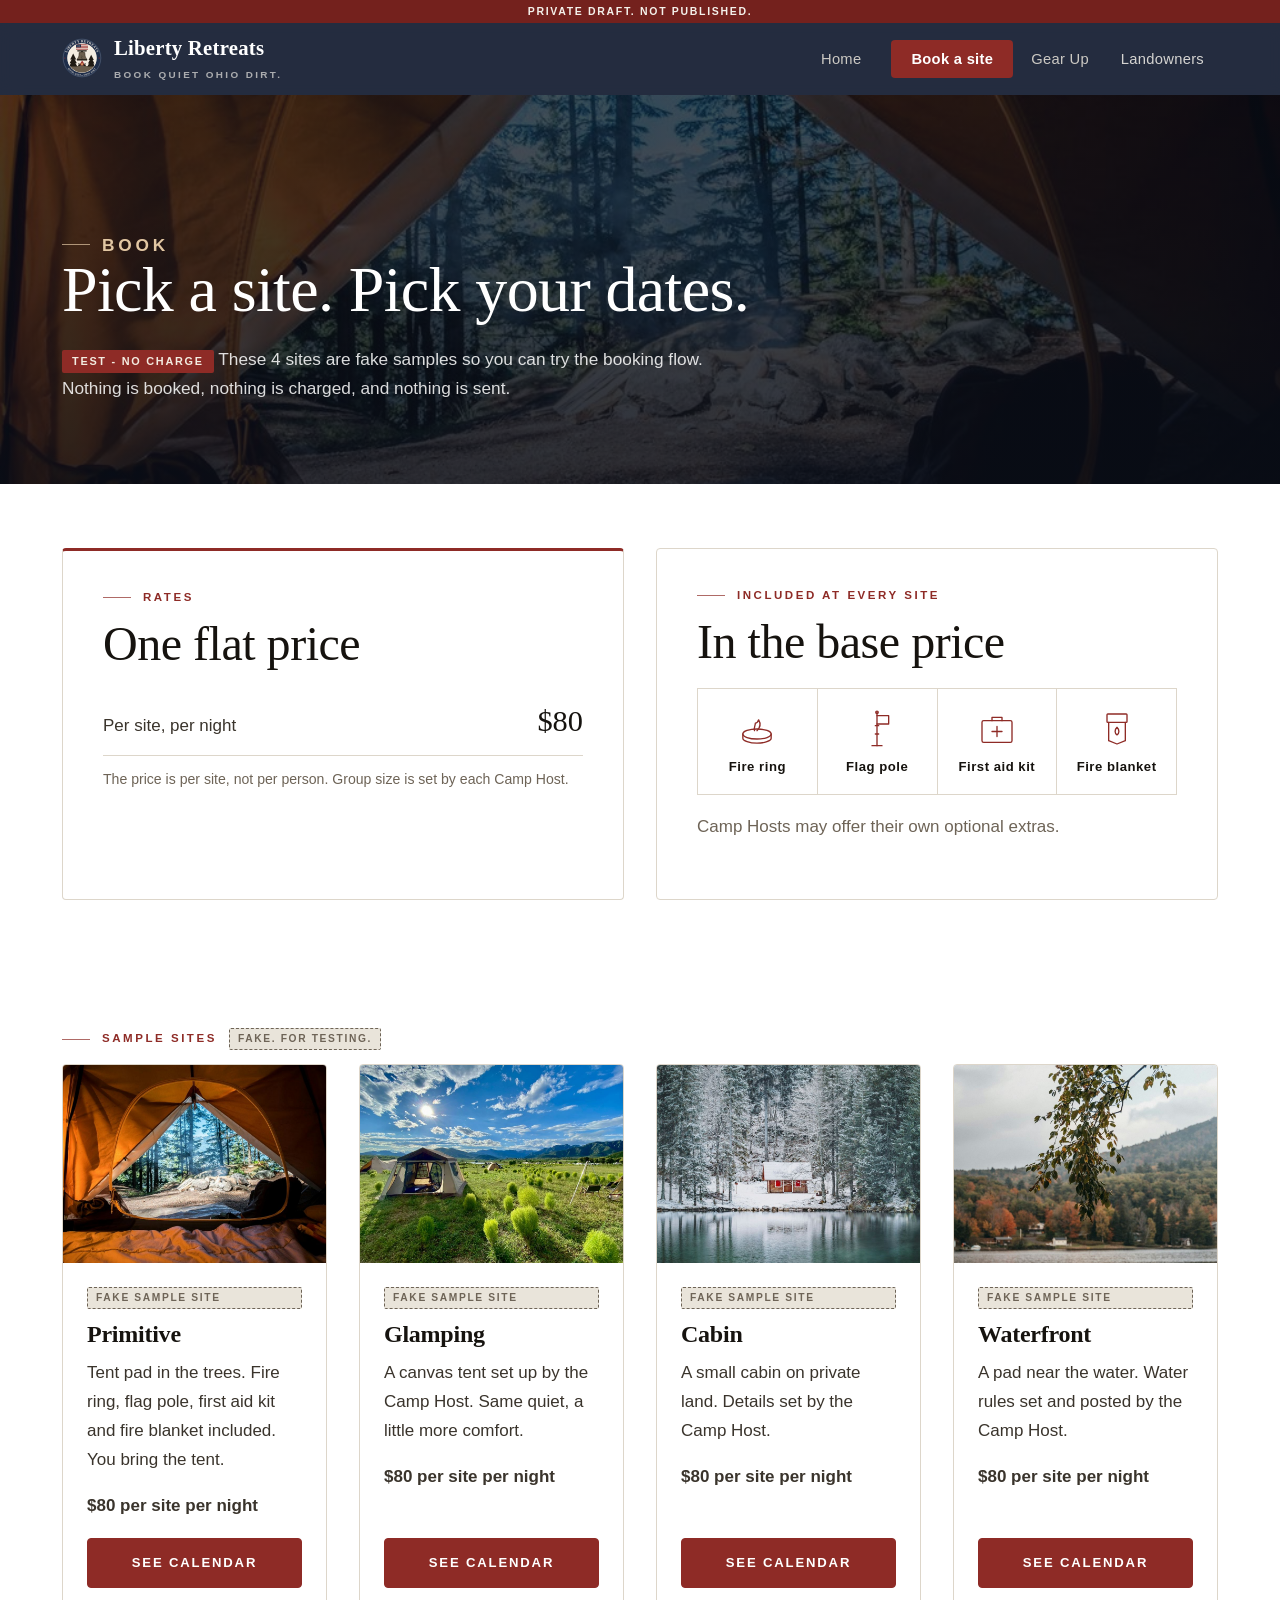
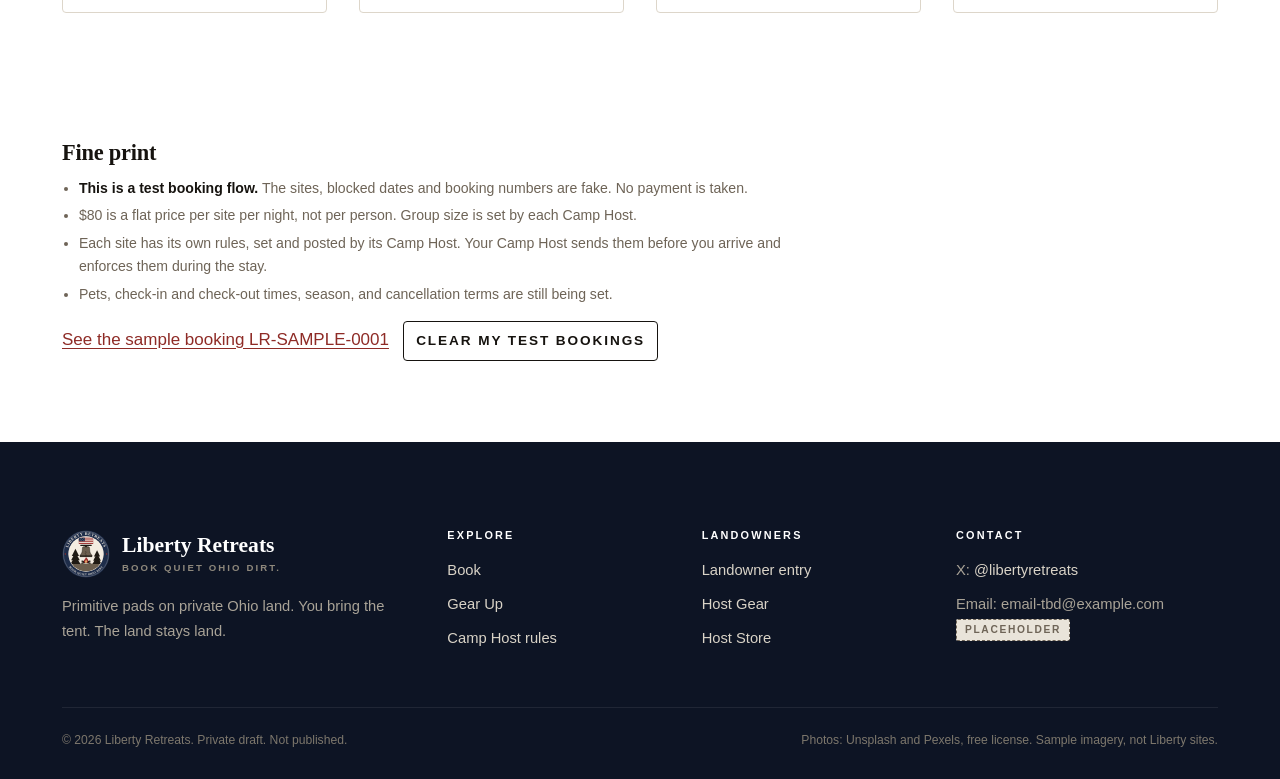
<file: book.html>
<!DOCTYPE html>
<html lang="en">
<head>
<meta charset="utf-8">
<meta name="viewport" content="width=device-width, initial-scale=1, viewport-fit=cover">
<title>Book | Liberty Retreats</title>
<meta name="description" content="Sample booking for Liberty Retreats. Test only.">
<!-- PRIVATE DRAFT: keep out of search engines until Randall okays launch -->
<meta name="robots" content="noindex, nofollow">
<meta name="theme-color" content="#121C30">
<meta name="format-detection" content="telephone=no">
<link rel="icon" type="image/svg+xml" href="assets/img/badge.svg">
<link rel="apple-touch-icon" href="assets/img/badge.svg">
<link rel="stylesheet" href="assets/css/site.css?v=7">
<script src="assets/js/config.js?v=7"></script>
</head>
<body data-page="book">
<a class="skip" href="#main">Skip to content</a>
<header class="site-head">
  <div class="wrap head-row">
    <a class="brand" href="index.html" aria-label="Liberty Retreats home">
      <img src="assets/img/badge.svg" alt="" width="44" height="44">
      <span><b>Liberty Retreats</b><small>Book Quiet Ohio Dirt.</small></span>
    </a>
    <button class="nav-toggle" type="button" aria-expanded="false" aria-controls="site-nav">Menu</button>
    <nav id="site-nav" aria-label="Main">
      <a href="index.html">Home</a><a href="book.html" class="nav-cta" aria-current="page">Book a site</a><a href="gear.html">Gear Up</a><a href="hosts.html" class="nav-land">Landowners</a>
    </nav>
  </div>
</header>

<main id="main">
<section class="page-head"><div class="wrap">
  <p class="eyebrow" style="color:#E9B8B8">Book</p>
  <h1>Pick a site. Pick your dates.</h1>
  <p><span class="test-flag">TEST - no charge</span> These 4 sites are fake samples so you can try the booking flow. Nothing is booked, nothing is charged, and nothing is sent.</p>
</div></section>

<section class="section tight price-only" hidden>
  <div class="wrap grid two">
    <div class="card price-card">
      <p class="eyebrow">Rates</p>
      <h2>One flat price</h2>
      <ul class="price-board">
        <li><span>Per site, per night</span><b data-price="night"></b></li>
      </ul>
      <p class="fine" style="margin-top:12px">The price is per site, not per person. Group size is set by each Camp Host.</p>
    </div>
    <div class="card">
      <p class="eyebrow">Included at every site</p>
      <h2>In the base price</h2>
<ul class="icon-row"><li><svg class="line-icon" viewBox="0 0 48 48" fill="none" stroke="currentColor" stroke-width="1.6" stroke-linecap="round" stroke-linejoin="round" aria-hidden="true"><ellipse cx="24" cy="30" rx="17" ry="6"/><path d="M7 30v5c0 3 8 6 17 6s17-3 17-6v-5"/><path d="M24 26c4-4 5-8 2-13-1 3-3 4-4 4 0 3-2 5-1 9"/></svg><span>Fire ring</span></li><li><svg class="line-icon" viewBox="0 0 48 48" fill="none" stroke="currentColor" stroke-width="1.6" stroke-linecap="round" stroke-linejoin="round" aria-hidden="true"><path d="M24 44V4"/><circle cx="24" cy="4" r="1.5"/><path d="M24 8h14v10H24"/><path d="M18 44h12"/><path d="M22 20h4M22 30h4"/></svg><span>Flag pole</span></li><li><svg class="line-icon" viewBox="0 0 48 48" fill="none" stroke="currentColor" stroke-width="1.6" stroke-linecap="round" stroke-linejoin="round" aria-hidden="true"><rect x="6" y="14" width="36" height="26" rx="2"/><path d="M18 14v-4h12v4"/><path d="M24 21v12M18 27h12"/></svg><span>First aid kit</span></li><li><svg class="line-icon" viewBox="0 0 48 48" fill="none" stroke="currentColor" stroke-width="1.6" stroke-linecap="round" stroke-linejoin="round" aria-hidden="true"><rect x="12" y="6" width="24" height="10" rx="1"/><path d="M14 16v22l10 4 10-4V16"/><path d="M24 22c3 3 3 7 0 9-3-2-3-6 0-9z"/></svg><span>Fire blanket</span></li></ul>
      <p class="muted">Camp Hosts may offer their own optional extras.</p>
    </div>
  </div>
</section>
<section class="section tight price-off" hidden><div class="wrap"><p class="muted">Rates will be posted when booking opens.</p></div></section>

<section class="section tight">
  <div class="wrap">
    <p class="eyebrow">Sample sites <span class="tbd">Fake. For testing.</span></p>
    <div class="sites" id="site-grid" style="margin-top:12px"></div>
  </div>
</section>

<section class="section tight" id="cal-section" hidden>
  <div class="wrap">
    <div class="cal-wrap">
      <p class="eyebrow"><span class="test-flag">TEST - no charge</span></p>
      <h2 id="cal-title">Calendar</h2>
      <div class="cal-head"><button type="button" id="cal-prev" aria-label="Previous month">&lsaquo;</button><h3 id="cal-month"></h3><button type="button" id="cal-next" aria-label="Next month">&rsaquo;</button></div>
      <div class="cal-grid" id="cal-grid"></div>
      <div class="cal-legend"><span><i style="background:#fff"></i>Open</span><span><i style="background:#d3c4ad"></i>Booked (fake)</span><span><i style="background:#9B2C2C"></i>Your dates</span></div>
      <div class="summary"><span id="cal-sum" aria-live="polite"></span><button class="btn brick" type="button" id="cal-go" disabled>Continue to test checkout</button></div>
    </div>
  </div>
</section>

<section class="section tight" id="checkout-section" hidden>
  <div class="wrap">
    <p class="eyebrow"><span class="test-flag">TEST - no charge</span></p>
    <h2>Test checkout</h2>
    <div class="card" style="margin:12px 0">
      <ul class="price-board">
        <li><span>Site</span><b id="ck-site"></b></li>
        <li><span>Dates</span><b id="ck-dates"></b></li>
        <li><span>Nights</span><b id="ck-nights"></b></li>
        <li><span>Included</span><b>Fire ring, flag pole, first aid kit, fire blanket</b></li>
        <li><span><strong>Total</strong> (flat per site, not per person)</span><b id="ck-total"></b></li>
      </ul>
    </div>
    <form class="form" id="ck-form" action="#" novalidate>
      <div class="field"><label for="ck-name">Name <span class="req">*</span></label><input id="ck-name" name="name" type="text" autocomplete="name" required maxlength="100"></div>
      <div class="field"><label for="ck-email">Email <span class="req">*</span></label><input id="ck-email" name="email" type="email" autocomplete="email" inputmode="email" required maxlength="150"></div>
      <div class="field"><label for="ck-phone">Phone <span class="req">*</span></label><input id="ck-phone" name="phone" type="tel" autocomplete="tel" inputmode="tel" required pattern="[0-9 .+\(\)\-]{7,20}" maxlength="20"></div>
      <div class="field"><label for="ck-party">Party size <span class="req">*</span></label>
        <select id="ck-party" name="party" required><option value="">Choose</option><option>1</option><option>2</option><option>3</option><option>4</option><option>5</option><option>6</option><option>7 or more</option></select>
        <p class="hint">Group size limit is set by each Camp Host.</p></div>
      <div class="field full"><label class="check-row"><input type="checkbox" name="rules_ok" required> <span>I will follow the rules my Camp Host posts for the site.</span></label></div>
      <p class="full fine"><strong>TEST - no charge.</strong> There is no payment step. No card is asked for and nothing is sent.</p>
      <div class="full btn-row" style="margin-top:0"><button class="btn ghost" type="button" id="ck-back">Back to calendar</button><button class="btn brick" type="submit" id="ck-submit">Place test booking</button></div>
    </form>
  </div>
</section>

<section class="section tight" id="confirm-section" hidden>
  <div class="wrap">
    <div class="confirm" style="display:block">
      <p class="eyebrow" style="color:#E9B8B8">TEST BOOKING. NOT REAL. NO CHARGE.</p>
      <h2>You're booked. (Test)</h2>
      <h3 id="cf-num"></h3>
      <ul class="price-board" id="cf-list"></ul>
      <p style="margin-top:12px">This was saved only in this browser so the dates now show as booked on that calendar. Your Camp Host would send rules and directions before arrival.</p>
      <p><button class="btn light" type="button" id="cf-again">Try another site</button></p>
    </div>
  </div>
</section>

<section class="section tight alt">
  <div class="wrap">
    <h3>Fine print</h3>
    <ul class="fine">
      <li><strong>This is a test booking flow.</strong> The sites, blocked dates and booking numbers are fake. No payment is taken.</li>
      <li>$80 is a flat price per site per night, not per person. Group size is set by each Camp Host.</li>
      <li>Each site has its own rules, set and posted by its Camp Host. Your Camp Host sends them before you arrive and enforces them during the stay.</li>
      <li>Pets, check-in and check-out times, season, and cancellation terms are still being set.</li>
    </ul>
    <p style="margin-top:12px"><a href="booking-sample.html">See the sample booking LR-SAMPLE-0001</a> &nbsp; <button class="btn ghost" type="button" id="reset-tests" style="min-height:40px;padding:6px 12px;font-size:.85rem">Clear my test bookings</button></p>
  </div>
</section>
</main>
<footer class="site-foot">
  <div class="wrap">
    <div class="foot-grid">
      <div class="foot-about">
        <a class="foot-brand" href="index.html"><img src="assets/img/badge.svg" alt="" width="48" height="48"><span><b>Liberty Retreats</b><small>Book Quiet Ohio Dirt.</small></span></a>
        <p>Primitive pads on private Ohio land. You bring the tent. The land stays land.</p>
      </div>
      <div>
        <h4>Explore</h4>
        <ul>
          <li><a href="book.html">Book</a></li>
          <li><a href="gear.html">Gear Up</a></li>
          <li><a href="index.html#rules">Camp Host rules</a></li>
        </ul>
      </div>
      <div>
        <h4>Landowners</h4>
        <ul>
          <li><a href="hosts.html">Landowner entry</a></li>
          <li><a href="host-gear.html">Host Gear</a></li>
          <li><a href="host-store.html">Host Store</a></li>
        </ul>
      </div>
      <div>
        <h4>Contact</h4>
        <ul>
          <li>X: <a data-x-link href="https://x.com/libertyretreats" target="_blank" rel="noopener">@libertyretreats</a></li>
          <li>Email: <span data-contact-email>Email coming soon</span> <span class="tbd">Placeholder</span></li>
        </ul>
      </div>
    </div>
    <div class="foot-legal"><span>&copy; <span data-year>2026</span> Liberty Retreats. Private draft. Not published.</span><span>Photos: Unsplash and Pexels, free license. Sample imagery, not Liberty sites.</span></div>
  </div>
</footer>
<script src="assets/js/icons.js?v=7"></script>
<script src="assets/js/site.js?v=7"></script>
<script src="assets/js/booking.js?v=7"></script>
</body>
</html>
</file>
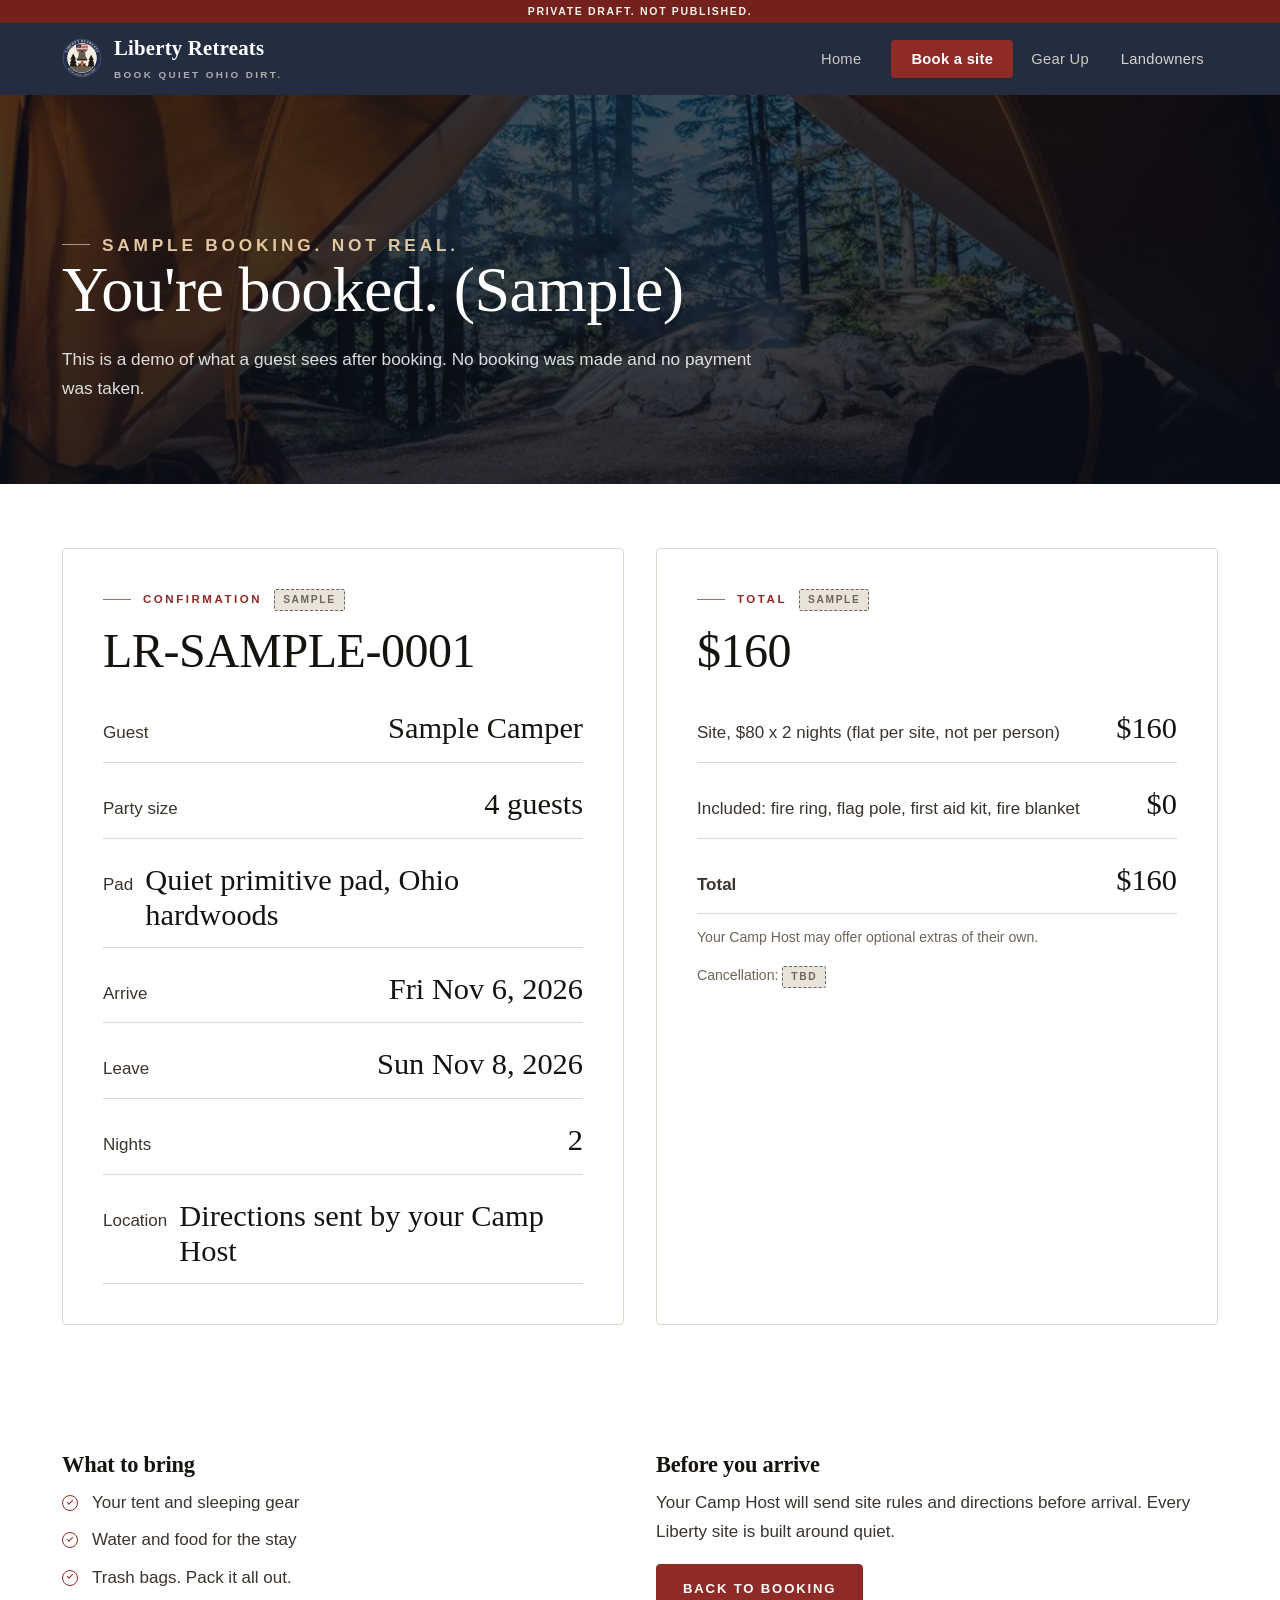
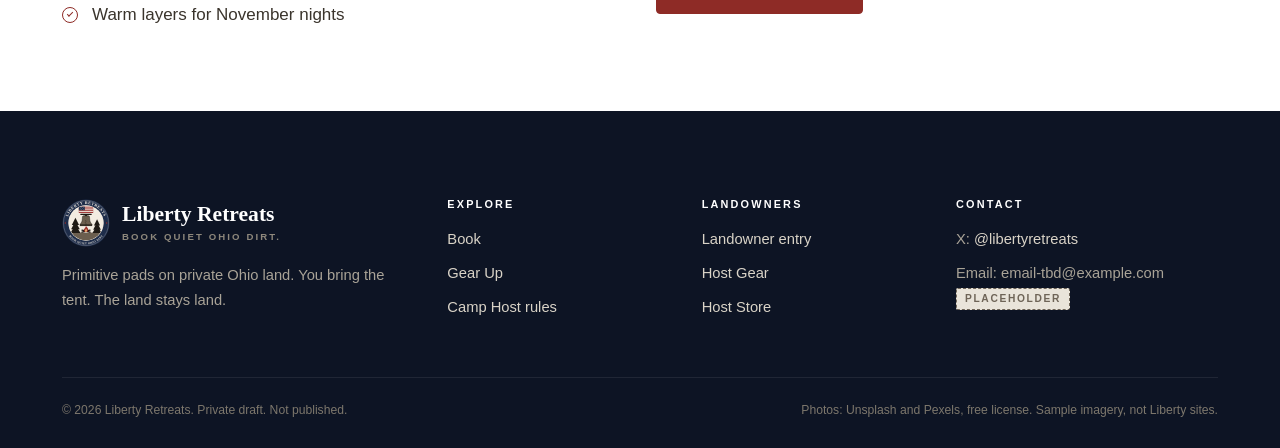
<file: booking-sample.html>
<!DOCTYPE html>
<html lang="en">
<head>
<meta charset="utf-8">
<meta name="viewport" content="width=device-width, initial-scale=1, viewport-fit=cover">
<title>Sample booking | Liberty Retreats</title>
<meta name="description" content="Booking opens soon. Join the Liberty Retreats waitlist.">
<!-- PRIVATE DRAFT: keep out of search engines until Randall okays launch -->
<meta name="robots" content="noindex, nofollow">
<meta name="theme-color" content="#121C30">
<meta name="format-detection" content="telephone=no">
<link rel="icon" type="image/svg+xml" href="assets/img/badge.svg">
<link rel="apple-touch-icon" href="assets/img/badge.svg">
<link rel="stylesheet" href="assets/css/site.css?v=7">
<script src="assets/js/config.js?v=7"></script>
</head>
<body data-page="book">
<a class="skip" href="#main">Skip to content</a>
<header class="site-head">
  <div class="wrap head-row">
    <a class="brand" href="index.html" aria-label="Liberty Retreats home">
      <img src="assets/img/badge.svg" alt="" width="44" height="44">
      <span><b>Liberty Retreats</b><small>Book Quiet Ohio Dirt.</small></span>
    </a>
    <button class="nav-toggle" type="button" aria-expanded="false" aria-controls="site-nav">Menu</button>
    <nav id="site-nav" aria-label="Main">
      <a href="index.html">Home</a><a href="book.html" class="nav-cta">Book a site</a><a href="gear.html">Gear Up</a><a href="hosts.html" class="nav-land">Landowners</a>
    </nav>
  </div>
</header>

<main id="main">
<section class="page-head"><div class="wrap">
  <p class="eyebrow" style="color:#E9B8B8">SAMPLE BOOKING. NOT REAL.</p>
  <h1>You're booked. (Sample)</h1>
  <p>This is a demo of what a guest sees after booking. No booking was made and no payment was taken.</p>
</div></section>
<section class="section tight">
  <div class="wrap grid two">
    <div class="card">
      <p class="eyebrow">Confirmation <span class="tbd">SAMPLE</span></p>
      <h2>LR-SAMPLE-0001</h2>
      <ul class="price-board">
        <li><span>Guest</span><b>Sample Camper</b></li>
        <li><span>Party size</span><b>4 guests</b></li>
        <li><span>Pad</span><b>Quiet primitive pad, Ohio hardwoods</b></li>
        <li><span>Arrive</span><b>Fri Nov 6, 2026</b></li>
        <li><span>Leave</span><b>Sun Nov 8, 2026</b></li>
        <li><span>Nights</span><b>2</b></li>
        <li><span>Location</span><b>Directions sent by your Camp Host</b></li>
      </ul>
    </div>
    <div class="card">
      <p class="eyebrow">Total <span class="tbd">SAMPLE</span></p>
      <h2>$160</h2>
      <ul class="price-board">
        <li><span>Site, $80 x 2 nights (flat per site, not per person)</span><b>$160</b></li>
        <li><span>Included: fire ring, flag pole, first aid kit, fire blanket</span><b>$0</b></li>
        <li><span><strong>Total</strong></span><b>$160</b></li>
      </ul>
      <p class="fine" style="margin-top:12px">Your Camp Host may offer optional extras of their own.</p>
      <p class="fine" style="margin-top:12px">Cancellation: <span class="tbd">TBD</span></p>
    </div>
  </div>
</section>
<section class="section tight alt">
  <div class="wrap grid two">
    <div>
      <h3>What to bring</h3>
      <ul class="checks">
        <li>Your tent and sleeping gear</li>
        <li>Water and food for the stay</li>
        <li>Trash bags. Pack it all out.</li>
        <li>Warm layers for November nights</li>
      </ul>
    </div>
    <div>
      <h3>Before you arrive</h3>
      <p>Your Camp Host will send site rules and directions before arrival. Every Liberty site is built around quiet.</p>
      <p><a class="btn brick" href="book.html">Back to booking</a></p>
    </div>
  </div>
</section>
</main>
<footer class="site-foot">
  <div class="wrap">
    <div class="foot-grid">
      <div class="foot-about">
        <a class="foot-brand" href="index.html"><img src="assets/img/badge.svg" alt="" width="48" height="48"><span><b>Liberty Retreats</b><small>Book Quiet Ohio Dirt.</small></span></a>
        <p>Primitive pads on private Ohio land. You bring the tent. The land stays land.</p>
      </div>
      <div>
        <h4>Explore</h4>
        <ul>
          <li><a href="book.html">Book</a></li>
          <li><a href="gear.html">Gear Up</a></li>
          <li><a href="index.html#rules">Camp Host rules</a></li>
        </ul>
      </div>
      <div>
        <h4>Landowners</h4>
        <ul>
          <li><a href="hosts.html">Landowner entry</a></li>
          <li><a href="host-gear.html">Host Gear</a></li>
          <li><a href="host-store.html">Host Store</a></li>
        </ul>
      </div>
      <div>
        <h4>Contact</h4>
        <ul>
          <li>X: <a data-x-link href="https://x.com/libertyretreats" target="_blank" rel="noopener">@libertyretreats</a></li>
          <li>Email: <span data-contact-email>Email coming soon</span> <span class="tbd">Placeholder</span></li>
        </ul>
      </div>
    </div>
    <div class="foot-legal"><span>&copy; <span data-year>2026</span> Liberty Retreats. Private draft. Not published.</span><span>Photos: Unsplash and Pexels, free license. Sample imagery, not Liberty sites.</span></div>
  </div>
</footer>
<script src="assets/js/icons.js?v=7"></script>
<script src="assets/js/site.js?v=7"></script>
</body>
</html>
</file>
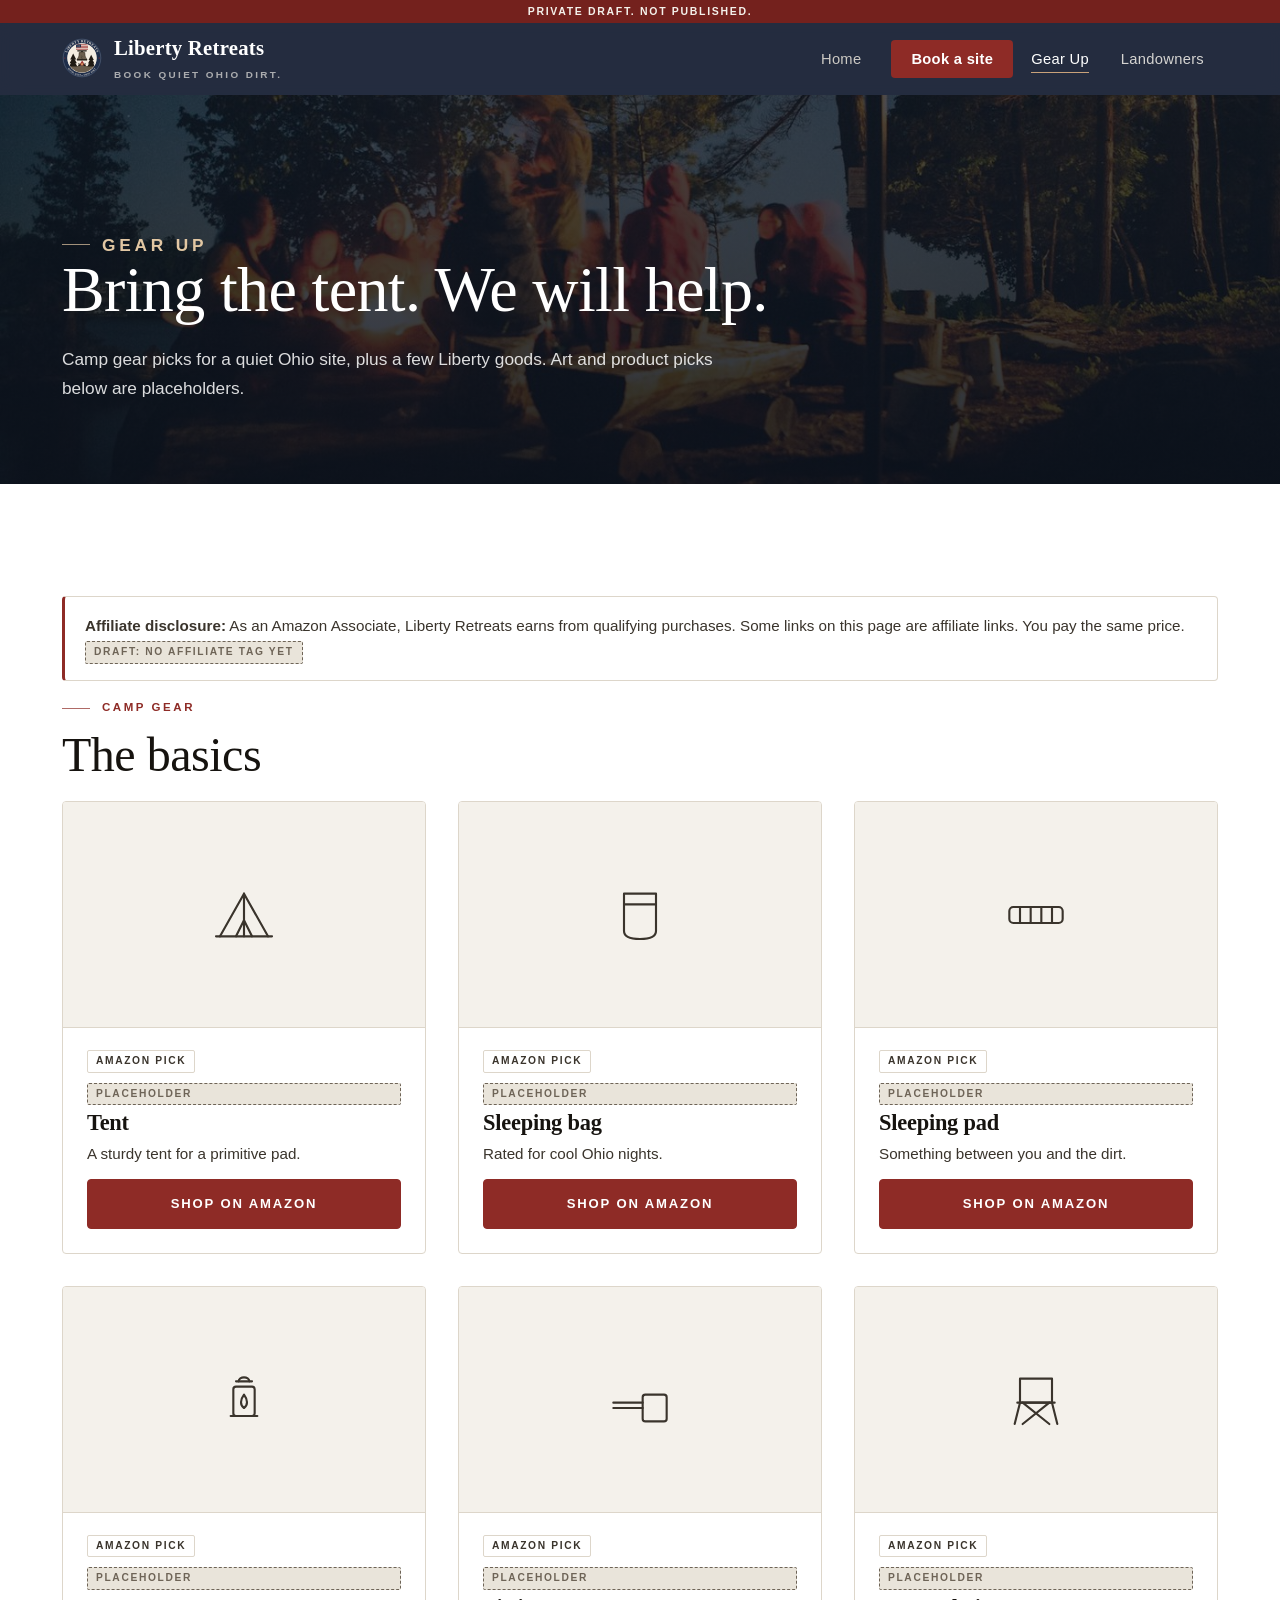
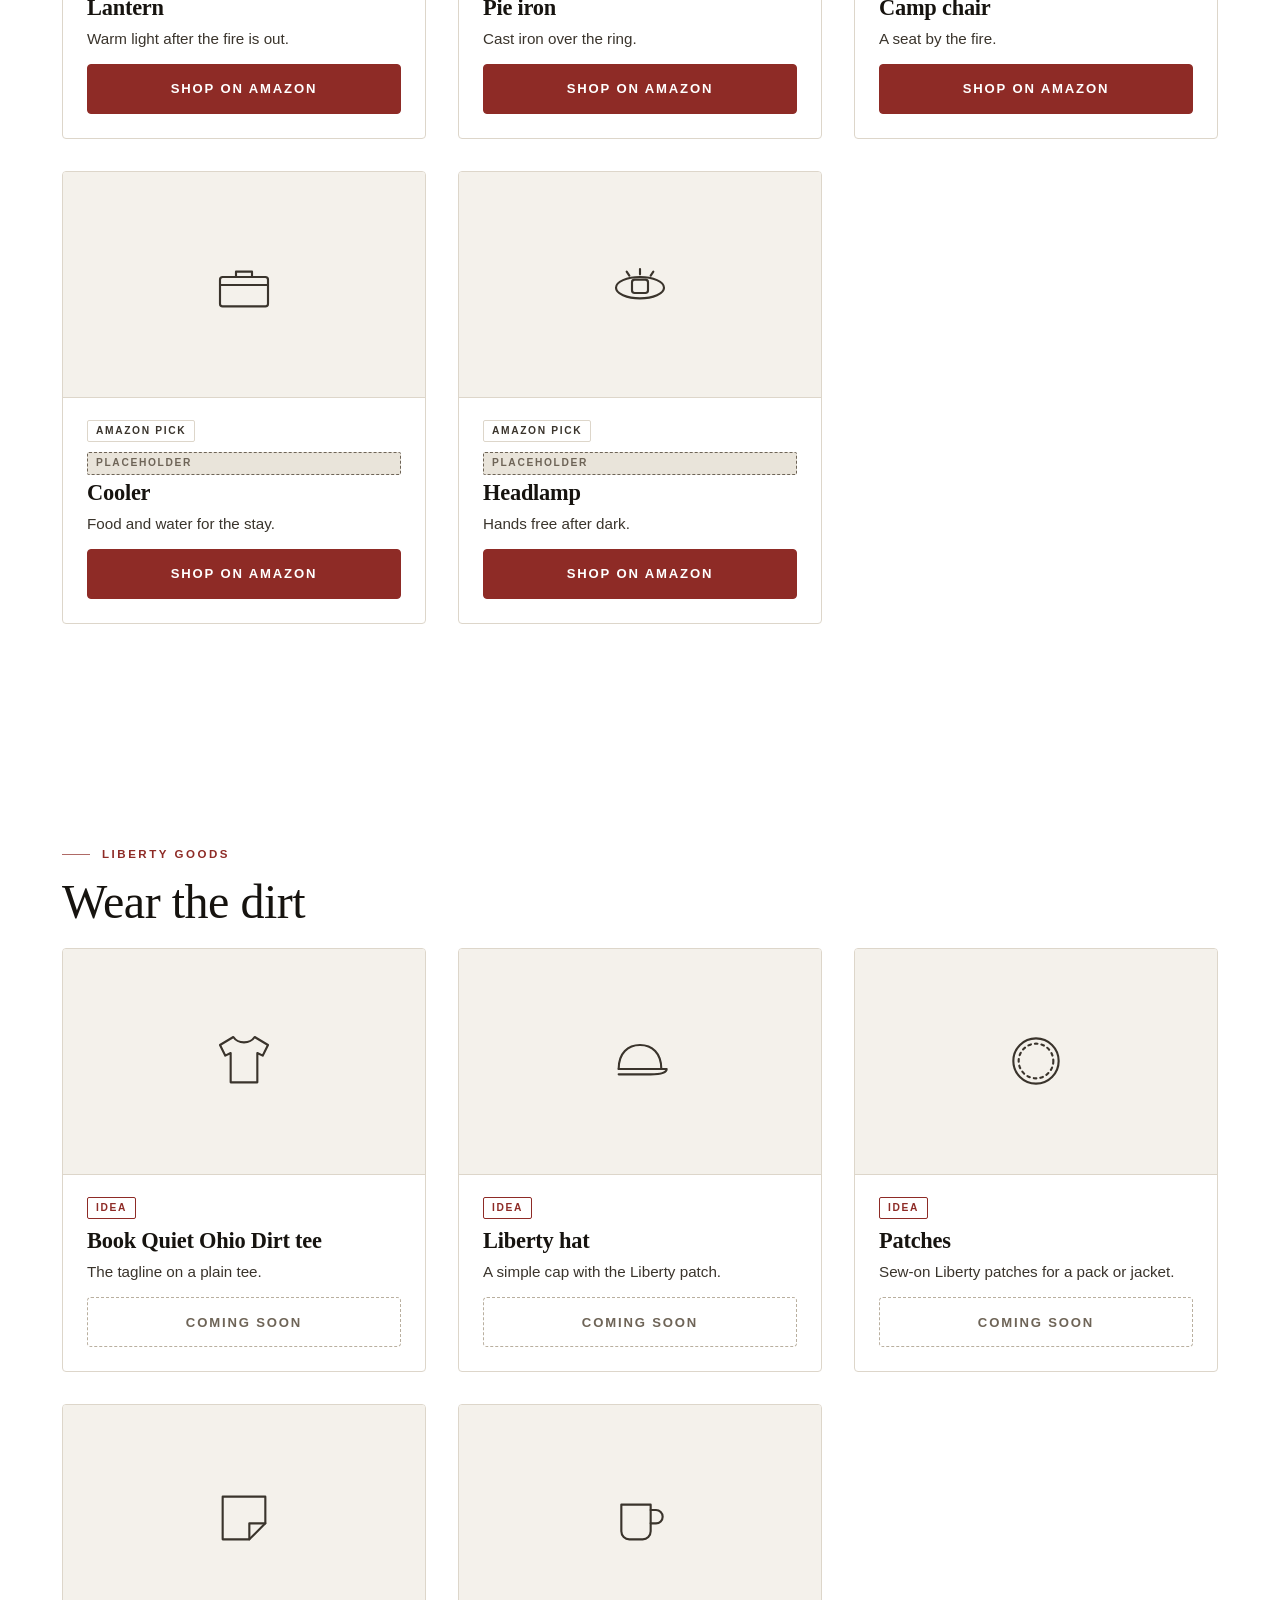
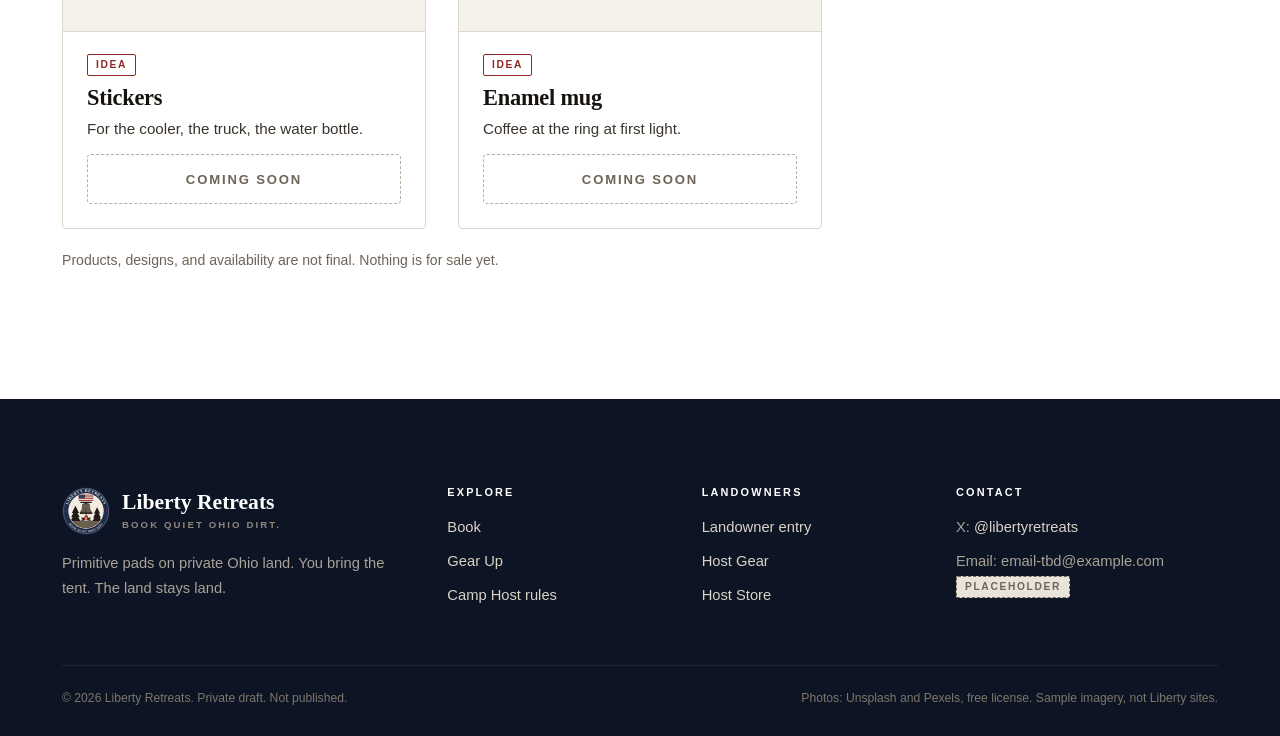
<file: gear.html>
<!DOCTYPE html>
<html lang="en">
<head>
<meta charset="utf-8">
<meta name="viewport" content="width=device-width, initial-scale=1, viewport-fit=cover">
<title>Gear Up | Liberty Retreats</title>
<meta name="description" content="Gear Up for a primitive Ohio pad. Tents, lanterns, pie irons, and Liberty goods. Coming soon.">
<!-- PRIVATE DRAFT: keep out of search engines until Randall okays launch -->
<meta name="robots" content="noindex, nofollow">
<meta name="theme-color" content="#121C30">
<meta name="format-detection" content="telephone=no">
<link rel="icon" type="image/svg+xml" href="assets/img/badge.svg">
<link rel="apple-touch-icon" href="assets/img/badge.svg">
<link rel="stylesheet" href="assets/css/site.css?v=7">
<script src="assets/js/config.js?v=7"></script>
</head>
<body data-page="gear">
<a class="skip" href="#main">Skip to content</a>
<header class="site-head">
  <div class="wrap head-row">
    <a class="brand" href="index.html" aria-label="Liberty Retreats home">
      <img src="assets/img/badge.svg" alt="" width="44" height="44">
      <span><b>Liberty Retreats</b><small>Book Quiet Ohio Dirt.</small></span>
    </a>
    <button class="nav-toggle" type="button" aria-expanded="false" aria-controls="site-nav">Menu</button>
    <nav id="site-nav" aria-label="Main">
      <a href="index.html">Home</a><a href="book.html" class="nav-cta">Book a site</a><a href="gear.html" aria-current="page">Gear Up</a><a href="hosts.html" class="nav-land">Landowners</a>
    </nav>
  </div>
</header>

<main id="main">
<section class="page-head"><div class="wrap">
  <p class="eyebrow" style="color:#E9B8B8">Gear Up</p>
  <h1>Bring the tent. We will help.</h1>
  <p>Camp gear picks for a quiet Ohio site, plus a few Liberty goods. Art and product picks below are placeholders.</p>
</div></section>
<section class="section">
  <div class="wrap">
    <p class="disclosure"><strong>Affiliate disclosure:</strong> As an Amazon Associate, Liberty Retreats earns from qualifying purchases. Some links on this page are affiliate links. You pay the same price. <span class="tbd">Draft: no affiliate tag yet</span></p>
    <p class="eyebrow" style="margin-top:20px">Camp gear</p>
    <h2>The basics</h2>
    <div class="products" id="gear-grid" style="margin-top:18px"></div>
  </div>
</section>
<section class="section alt">
  <div class="wrap">
    <p class="eyebrow">Liberty goods</p>
    <h2>Wear the dirt</h2>
    <div class="products" style="margin-top:18px">
      <article class="product"><div class="art"><svg class="line-icon" viewBox="0 0 48 48" fill="none" stroke="currentColor" stroke-width="1.6" stroke-linecap="round" stroke-linejoin="round" role="img" aria-label="Book Quiet Ohio Dirt tee (placeholder icon)"><path d="M16 6l-10 6 4 8 4-2v22h20V18l4 2 4-8-10-6c-2 3-4 4-8 4s-6-1-8-4z"/></svg></div><div class="body"><span class="tag brick">Idea</span><h3>Book Quiet Ohio Dirt tee</h3><p>The tagline on a plain tee.</p><button class="btn soon" type="button" disabled aria-disabled="true">Coming soon</button></div></article>
      <article class="product"><div class="art"><svg class="line-icon" viewBox="0 0 48 48" fill="none" stroke="currentColor" stroke-width="1.6" stroke-linecap="round" stroke-linejoin="round" role="img" aria-label="Liberty hat (placeholder icon)"><path d="M8 30c0-12 7-18 16-18s16 6 16 18z"/><path d="M8 30h36c0 3-6 4-12 4H8"/></svg></div><div class="body"><span class="tag brick">Idea</span><h3>Liberty hat</h3><p>A simple cap with the Liberty patch.</p><button class="btn soon" type="button" disabled aria-disabled="true">Coming soon</button></div></article>
      <article class="product"><div class="art"><svg class="line-icon" viewBox="0 0 48 48" fill="none" stroke="currentColor" stroke-width="1.6" stroke-linecap="round" stroke-linejoin="round" role="img" aria-label="Patches (placeholder icon)"><circle cx="24" cy="24" r="17"/><circle cx="24" cy="24" r="13" stroke-dasharray="2 3"/></svg></div><div class="body"><span class="tag brick">Idea</span><h3>Patches</h3><p>Sew-on Liberty patches for a pack or jacket.</p><button class="btn soon" type="button" disabled aria-disabled="true">Coming soon</button></div></article>
      <article class="product"><div class="art"><svg class="line-icon" viewBox="0 0 48 48" fill="none" stroke="currentColor" stroke-width="1.6" stroke-linecap="round" stroke-linejoin="round" role="img" aria-label="Stickers (placeholder icon)"><path d="M8 8h32v20L28 40H8z"/><path d="M28 40V28h12"/></svg></div><div class="body"><span class="tag brick">Idea</span><h3>Stickers</h3><p>For the cooler, the truck, the water bottle.</p><button class="btn soon" type="button" disabled aria-disabled="true">Coming soon</button></div></article>
      <article class="product"><div class="art"><svg class="line-icon" viewBox="0 0 48 48" fill="none" stroke="currentColor" stroke-width="1.6" stroke-linecap="round" stroke-linejoin="round" role="img" aria-label="Enamel mug (placeholder icon)"><path d="M10 14h22v20a6 6 0 0 1-6 6H16a6 6 0 0 1-6-6z"/><path d="M32 18h4a5 5 0 0 1 0 10h-4"/></svg></div><div class="body"><span class="tag brick">Idea</span><h3>Enamel mug</h3><p>Coffee at the ring at first light.</p><button class="btn soon" type="button" disabled aria-disabled="true">Coming soon</button></div></article>
    </div>
    <p class="fine" style="margin-top:20px">Products, designs, and availability are not final. Nothing is for sale yet.</p>
  </div>
</section>
</main>
<footer class="site-foot">
  <div class="wrap">
    <div class="foot-grid">
      <div class="foot-about">
        <a class="foot-brand" href="index.html"><img src="assets/img/badge.svg" alt="" width="48" height="48"><span><b>Liberty Retreats</b><small>Book Quiet Ohio Dirt.</small></span></a>
        <p>Primitive pads on private Ohio land. You bring the tent. The land stays land.</p>
      </div>
      <div>
        <h4>Explore</h4>
        <ul>
          <li><a href="book.html">Book</a></li>
          <li><a href="gear.html">Gear Up</a></li>
          <li><a href="index.html#rules">Camp Host rules</a></li>
        </ul>
      </div>
      <div>
        <h4>Landowners</h4>
        <ul>
          <li><a href="hosts.html">Landowner entry</a></li>
          <li><a href="host-gear.html">Host Gear</a></li>
          <li><a href="host-store.html">Host Store</a></li>
        </ul>
      </div>
      <div>
        <h4>Contact</h4>
        <ul>
          <li>X: <a data-x-link href="https://x.com/libertyretreats" target="_blank" rel="noopener">@libertyretreats</a></li>
          <li>Email: <span data-contact-email>Email coming soon</span> <span class="tbd">Placeholder</span></li>
        </ul>
      </div>
    </div>
    <div class="foot-legal"><span>&copy; <span data-year>2026</span> Liberty Retreats. Private draft. Not published.</span><span>Photos: Unsplash and Pexels, free license. Sample imagery, not Liberty sites.</span></div>
  </div>
</footer>
<script src="assets/js/icons.js?v=7"></script>
<script src="assets/js/site.js?v=7"></script>
<script src="assets/js/gear-shop.js?v=7"></script>
</body>
</html>
</file>
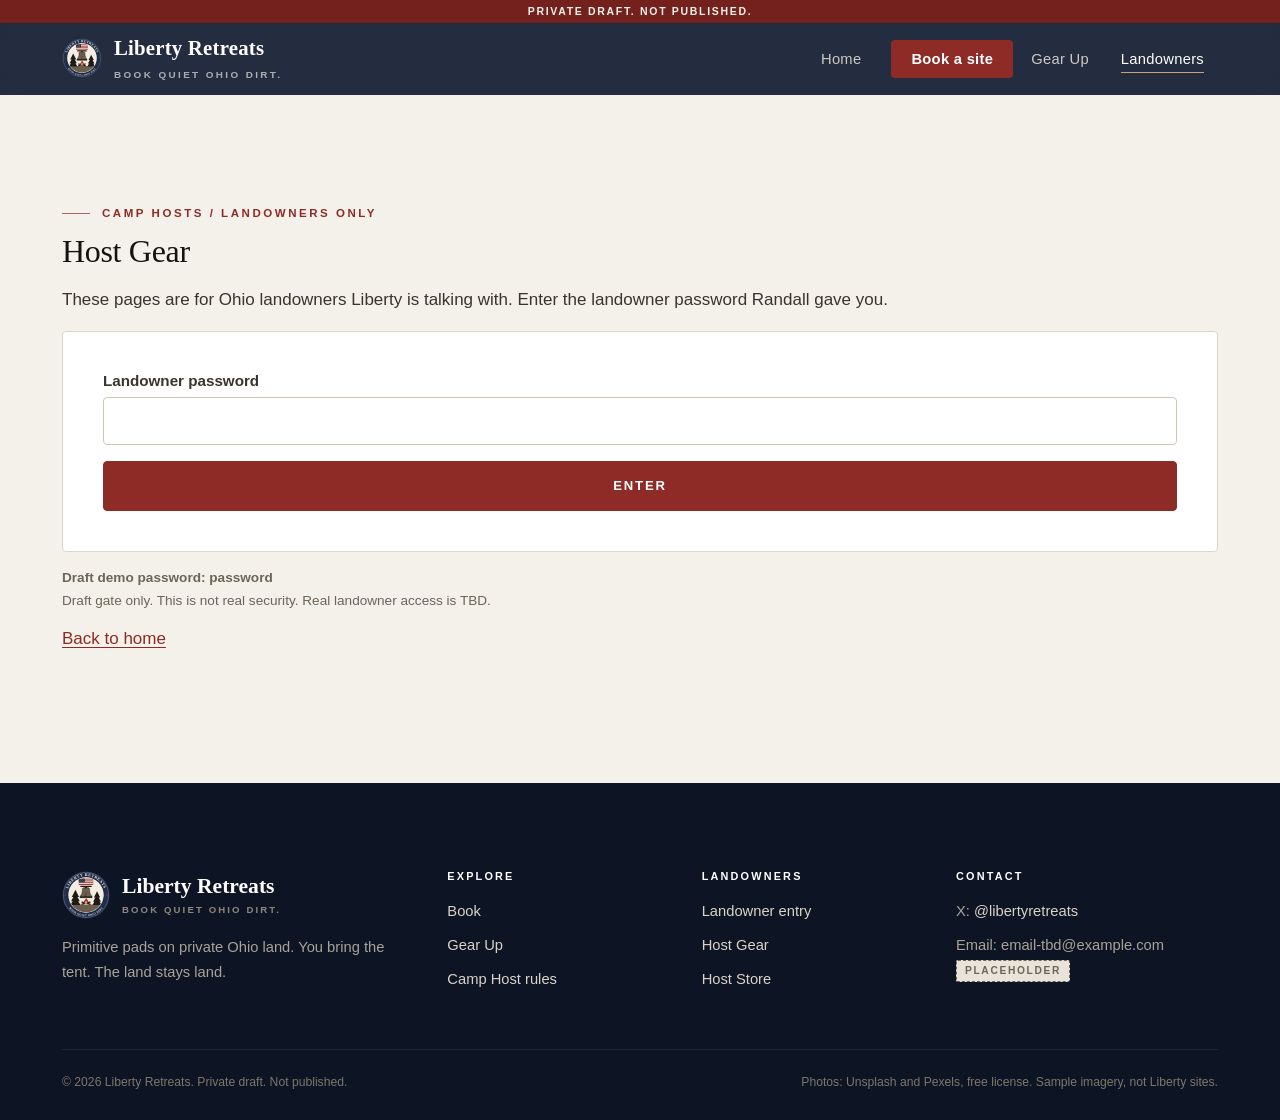
<file: host-gear.html>
<!DOCTYPE html>
<html lang="en">
<head>
<meta charset="utf-8">
<meta name="viewport" content="width=device-width, initial-scale=1, viewport-fit=cover">
<title>Host Gear | Liberty Retreats</title>
<meta name="description" content="Private host starter kit and signs for Liberty Retreats landowners.">
<!-- PRIVATE DRAFT: keep out of search engines until Randall okays launch -->
<meta name="robots" content="noindex, nofollow">
<meta name="theme-color" content="#121C30">
<meta name="format-detection" content="telephone=no">
<link rel="icon" type="image/svg+xml" href="assets/img/badge.svg">
<link rel="apple-touch-icon" href="assets/img/badge.svg">
<link rel="stylesheet" href="assets/css/site.css?v=7">
<script src="assets/js/config.js?v=7"></script>
</head>
<body data-page="host-gear">
<a class="skip" href="#main">Skip to content</a>
<header class="site-head">
  <div class="wrap head-row">
    <a class="brand" href="index.html" aria-label="Liberty Retreats home">
      <img src="assets/img/badge.svg" alt="" width="44" height="44">
      <span><b>Liberty Retreats</b><small>Book Quiet Ohio Dirt.</small></span>
    </a>
    <button class="nav-toggle" type="button" aria-expanded="false" aria-controls="site-nav">Menu</button>
    <nav id="site-nav" aria-label="Main">
      <a href="index.html">Home</a><a href="book.html" class="nav-cta">Book a site</a><a href="gear.html">Gear Up</a><a href="hosts.html" aria-current="page" class="nav-land">Landowners</a><a href="host-gear.html" class="host-only-nav" aria-current="page" hidden>Host Gear</a><a href="host-store.html" class="host-only-nav" hidden>Host Store</a>
    </nav>
  </div>
</header>

<main id="main">
<section class="section" id="host-gate">
  <div class="wrap gate">
    <p class="eyebrow">Camp Hosts / Landowners only</p>
    <h1 style="font-size:2rem">Host Gear</h1>
    <p>These pages are for Ohio landowners Liberty is talking with. Enter the landowner password Randall gave you.</p>
    <form class="form" action="#" method="post" autocomplete="off">
      <div class="field"><label for="host-pass">Landowner password</label><input id="host-pass" type="password" autocomplete="current-password" autocapitalize="off" autocorrect="off" spellcheck="false" required></div>
      <p class="field-error" id="gate-msg" role="alert"></p>
      <button class="btn brick" type="submit">Enter</button>
    </form>
    <p class="gate-note" style="margin-top:14px"><strong>Draft demo password: password</strong><br>Draft gate only. This is not real security. Real landowner access is TBD.</p>
    <p style="margin-top:10px"><a href="index.html">Back to home</a></p>
  </div>
</section>
<div data-gated hidden>
<div class="host-bar"><div class="wrap"><span class="host-bar-label">Camp Host area</span><span class="host-bar-links"><a href="hosts.html" style="color:#F3ECE1">Landowner info</a> <a href="host-gear.html" style="color:#F3ECE1">Host Gear</a> <a href="host-store.html" style="color:#F3ECE1">Host Store</a><button type="button" id="host-lock">Lock</button></span></div></div>
<section class="page-head"><div class="wrap">
  <p class="eyebrow" style="color:#E9B8B8">Host Gear</p>
  <h1>The standard, in a box.</h1>
  <p>Everything a pad needs to meet the Liberty standard, plus signs. Details shared during onboarding. Art below is placeholder.</p>
</div></section>
<section class="section">
  <div class="wrap">
    <p class="eyebrow">Host starter kit</p>
    <h2>Every pad gets this</h2>
    <div class="products" style="margin-top:18px">
      <article class="product"><div class="art"><svg class="line-icon" viewBox="0 0 48 48" fill="none" stroke="currentColor" stroke-width="1.6" stroke-linecap="round" stroke-linejoin="round" role="img" aria-label="20 foot telescoping flag pole (placeholder icon)"><path d="M24 44V4"/><circle cx="24" cy="4" r="1.5"/><path d="M24 8h14v10H24"/><path d="M18 44h12"/><path d="M22 20h4M22 30h4"/></svg></div><div class="body"><span class="tag ">Starter kit</span><h3>20 ft flag pole</h3><p>Extendable pole, unpowered. Flies both flags.</p><button class="btn soon" type="button" disabled aria-disabled="true">Coming soon</button></div></article>
      <article class="product"><div class="art"><svg class="line-icon" viewBox="0 0 48 48" fill="none" stroke="currentColor" stroke-width="1.6" stroke-linecap="round" stroke-linejoin="round" role="img" aria-label="US flag and Gadsden or Liberty flag (placeholder icon)"><path d="M12 44V4"/><path d="M12 6h24l-5 7 5 7H12"/><path d="M8 44h8"/></svg></div><div class="body"><span class="tag ">Starter kit</span><h3>Flags</h3><p>An American flag plus a Gadsden or Liberty flag.</p><button class="btn soon" type="button" disabled aria-disabled="true">Coming soon</button></div></article>
      <article class="product"><div class="art"><svg class="line-icon" viewBox="0 0 48 48" fill="none" stroke="currentColor" stroke-width="1.6" stroke-linecap="round" stroke-linejoin="round" role="img" aria-label="36 inch fire ring (placeholder icon)"><ellipse cx="24" cy="30" rx="17" ry="6"/><path d="M7 30v5c0 3 8 6 17 6s17-3 17-6v-5"/><path d="M24 26c4-4 5-8 2-13-1 3-3 4-4 4 0 3-2 5-1 9"/></svg></div><div class="body"><span class="tag ">Starter kit</span><h3>36-inch fire ring</h3><p>Steel ring set on bare dirt or gravel. Fire stays in it.</p><button class="btn soon" type="button" disabled aria-disabled="true">Coming soon</button></div></article>
      <article class="product"><div class="art"><svg class="line-icon" viewBox="0 0 48 48" fill="none" stroke="currentColor" stroke-width="1.6" stroke-linecap="round" stroke-linejoin="round" role="img" aria-label="ABC fire extinguisher (placeholder icon)"><rect x="16" y="14" width="14" height="28" rx="5"/><path d="M20 14v-4h6v4"/><path d="M26 10h8l4 4"/><path d="M19 24h8"/></svg></div><div class="body"><span class="tag ">Starter kit</span><h3>ABC fire extinguisher</h3><p>Kept at the pad, charged, and easy to reach.</p><button class="btn soon" type="button" disabled aria-disabled="true">Coming soon</button></div></article>
      <article class="product"><div class="art"><svg class="line-icon" viewBox="0 0 48 48" fill="none" stroke="currentColor" stroke-width="1.6" stroke-linecap="round" stroke-linejoin="round" role="img" aria-label="First aid kit (placeholder icon)"><rect x="6" y="14" width="36" height="26" rx="2"/><path d="M18 14v-4h12v4"/><path d="M24 21v12M18 27h12"/></svg></div><div class="body"><span class="tag ">Starter kit</span><h3>First aid kit</h3><p>Stocked and checked before every stay.</p><button class="btn soon" type="button" disabled aria-disabled="true">Coming soon</button></div></article>
      <article class="product"><div class="art"><svg class="line-icon" viewBox="0 0 48 48" fill="none" stroke="currentColor" stroke-width="1.6" stroke-linecap="round" stroke-linejoin="round" role="img" aria-label="Emergency radio (placeholder icon)"><rect x="6" y="16" width="36" height="22" rx="2"/><path d="M14 16l18-10"/><circle cx="16" cy="27" r="5"/><path d="M28 24h8M28 30h8"/></svg></div><div class="body"><span class="tag brick">Coming</span><h3>Emergency radio</h3><p>Weather and emergency band radio for the pad.</p><button class="btn soon" type="button" disabled aria-disabled="true">Coming soon</button></div></article>
    </div>
    <div class="warn" style="margin-top:22px">
      <h3>Extinguishers ship hazmat</h3>
      <p style="margin:0">Fire extinguishers ship as hazardous material and are non-returnable. Shipping may take longer than other items.</p>
    </div>
  </div>
</section>
<section class="section alt">
  <div class="wrap">
    <p class="eyebrow">Signs</p>
    <h2>Mark the land</h2>
    <div class="products" style="margin-top:18px">
      <article class="product"><div class="art"><svg class="line-icon" viewBox="0 0 48 48" fill="none" stroke="currentColor" stroke-width="1.6" stroke-linecap="round" stroke-linejoin="round" role="img" aria-label="Liberty Retreats Host sign (placeholder icon)"><rect x="6" y="8" width="36" height="18" rx="1"/><path d="M14 26v16M34 26v16"/><path d="M12 17h24"/></svg></div><div class="body"><span class="tag ">Signs</span><h3>Liberty Retreats Host sign</h3><p>Marks your place as a Liberty host property.</p><button class="btn soon" type="button" disabled aria-disabled="true">Coming soon</button></div></article>
      <article class="product"><div class="art"><svg class="line-icon" viewBox="0 0 48 48" fill="none" stroke="currentColor" stroke-width="1.6" stroke-linecap="round" stroke-linejoin="round" role="img" aria-label="Gate sign (placeholder icon)"><rect x="6" y="8" width="36" height="18" rx="1"/><path d="M14 26v16M34 26v16"/><path d="M12 17h24"/></svg></div><div class="body"><span class="tag ">Signs</span><h3>Gate signs</h3><p>For the gate or drive. Quiet rules, plainly put.</p><button class="btn soon" type="button" disabled aria-disabled="true">Coming soon</button></div></article>
    </div>
    <p class="fine" style="margin-top:20px">Kit contents, sign designs, and how gear is supplied are not final. Details shared during onboarding.</p>
    <p><a href="hosts.html">Back to landowner info</a></p>
  </div>
</section>
</div>
</main>
<footer class="site-foot">
  <div class="wrap">
    <div class="foot-grid">
      <div class="foot-about">
        <a class="foot-brand" href="index.html"><img src="assets/img/badge.svg" alt="" width="48" height="48"><span><b>Liberty Retreats</b><small>Book Quiet Ohio Dirt.</small></span></a>
        <p>Primitive pads on private Ohio land. You bring the tent. The land stays land.</p>
      </div>
      <div>
        <h4>Explore</h4>
        <ul>
          <li><a href="book.html">Book</a></li>
          <li><a href="gear.html">Gear Up</a></li>
          <li><a href="index.html#rules">Camp Host rules</a></li>
        </ul>
      </div>
      <div>
        <h4>Landowners</h4>
        <ul>
          <li><a href="hosts.html">Landowner entry</a></li>
          <li><a href="host-gear.html">Host Gear</a></li>
          <li><a href="host-store.html">Host Store</a></li>
        </ul>
      </div>
      <div>
        <h4>Contact</h4>
        <ul>
          <li>X: <a data-x-link href="https://x.com/libertyretreats" target="_blank" rel="noopener">@libertyretreats</a></li>
          <li>Email: <span data-contact-email>Email coming soon</span> <span class="tbd">Placeholder</span></li>
        </ul>
      </div>
    </div>
    <div class="foot-legal"><span>&copy; <span data-year>2026</span> Liberty Retreats. Private draft. Not published.</span><span>Photos: Unsplash and Pexels, free license. Sample imagery, not Liberty sites.</span></div>
  </div>
</footer>
<script src="assets/js/icons.js?v=7"></script>
<script src="assets/js/site.js?v=7"></script>
</body>
</html>
</file>
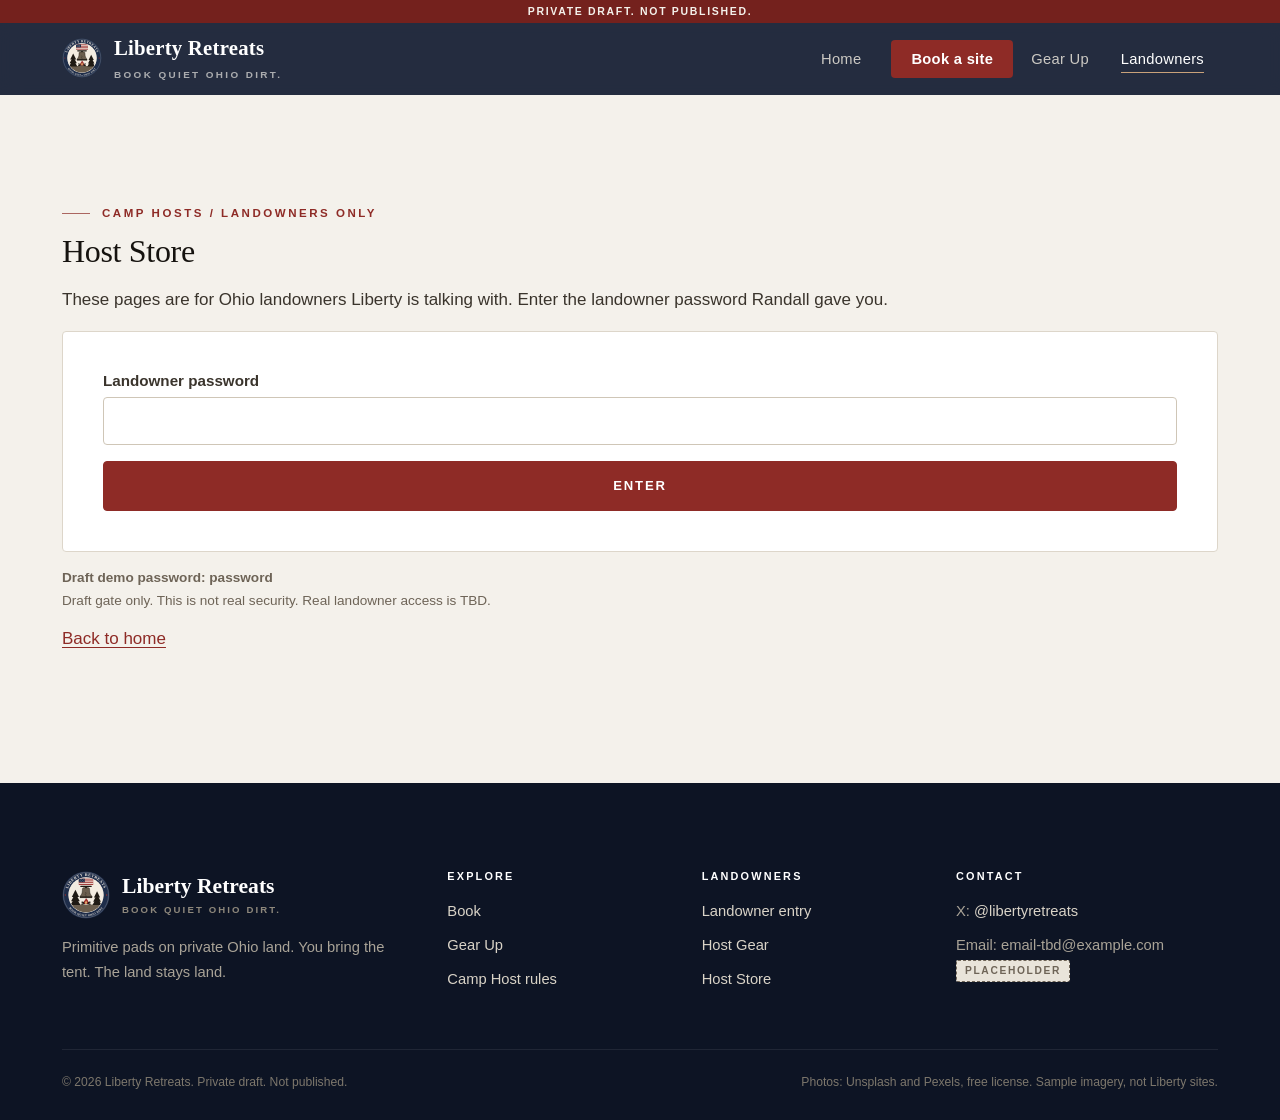
<file: host-store.html>
<!DOCTYPE html>
<html lang="en">
<head>
<meta charset="utf-8">
<meta name="viewport" content="width=device-width, initial-scale=1, viewport-fit=cover">
<title>Host Store | Liberty Retreats</title>
<meta name="description" content="Private host starter kit and signs for Liberty Retreats landowners.">
<!-- PRIVATE DRAFT: keep out of search engines until Randall okays launch -->
<meta name="robots" content="noindex, nofollow">
<meta name="theme-color" content="#121C30">
<meta name="format-detection" content="telephone=no">
<link rel="icon" type="image/svg+xml" href="assets/img/badge.svg">
<link rel="apple-touch-icon" href="assets/img/badge.svg">
<link rel="stylesheet" href="assets/css/site.css?v=7">
<script src="assets/js/config.js?v=7"></script>
</head>
<body data-page="host-store">
<a class="skip" href="#main">Skip to content</a>
<header class="site-head">
  <div class="wrap head-row">
    <a class="brand" href="index.html" aria-label="Liberty Retreats home">
      <img src="assets/img/badge.svg" alt="" width="44" height="44">
      <span><b>Liberty Retreats</b><small>Book Quiet Ohio Dirt.</small></span>
    </a>
    <button class="nav-toggle" type="button" aria-expanded="false" aria-controls="site-nav">Menu</button>
    <nav id="site-nav" aria-label="Main">
      <a href="index.html">Home</a><a href="book.html" class="nav-cta">Book a site</a><a href="gear.html">Gear Up</a><a href="hosts.html" aria-current="page" class="nav-land">Landowners</a><a href="host-gear.html" class="host-only-nav" hidden>Host Gear</a><a href="host-store.html" class="host-only-nav" aria-current="page" hidden>Host Store</a>
    </nav>
  </div>
</header>

<main id="main">
<section class="section" id="host-gate">
  <div class="wrap gate">
    <p class="eyebrow">Camp Hosts / Landowners only</p>
    <h1 style="font-size:2rem">Host Store</h1>
    <p>These pages are for Ohio landowners Liberty is talking with. Enter the landowner password Randall gave you.</p>
    <form class="form" action="#" method="post" autocomplete="off">
      <div class="field"><label for="host-pass">Landowner password</label><input id="host-pass" type="password" autocomplete="current-password" autocapitalize="off" autocorrect="off" spellcheck="false" required></div>
      <p class="field-error" id="gate-msg" role="alert"></p>
      <button class="btn brick" type="submit">Enter</button>
    </form>
    <p class="gate-note" style="margin-top:14px"><strong>Draft demo password: password</strong><br>Draft gate only. This is not real security. Real landowner access is TBD.</p>
    <p style="margin-top:10px"><a href="index.html">Back to home</a></p>
  </div>
</section>
<div data-gated hidden>
<div class="host-bar"><div class="wrap"><span class="host-bar-label">Camp Host area</span><span class="host-bar-links"><a href="hosts.html" style="color:#F3ECE1">Landowner info</a> <a href="host-gear.html" style="color:#F3ECE1">Host Gear</a> <a href="host-store.html" style="color:#F3ECE1">Host Store</a><button type="button" id="host-lock">Lock</button></span></div></div>
<section class="page-head"><div class="wrap">
  <p class="eyebrow" style="color:#E9B8B8">Host Store</p>
  <h1>Buy site gear from Liberty.</h1>
  <p><span class="test-flag">TEST - no charge</span> Camp Hosts order fire rings, safety gear, firewood, flag poles, signs and path lights here. Prices are not set yet ($TBD). Art is placeholder.</p>
</div></section>
<section class="section">
  <div class="wrap">
    <div class="cart" style="margin-top:0"><strong>Cart: <span id="cart-count">0</span> items</strong></div>
    <div class="products" id="store-grid" style="margin-top:18px"></div>
    <div class="cart" id="cart">
      <h3>Your cart</h3>
      <ul id="cart-list"></ul>
      <p class="fine">Total: $TBD. Prices are placeholders until Liberty sets them.</p>
      <button class="btn brick" type="button" id="cart-go" disabled style="width:100%">Go to test checkout</button>
    </div>
    <div id="store-checkout" hidden style="margin-top:20px">
      <p class="eyebrow"><span class="test-flag">TEST - no charge</span></p>
      <h2>Test checkout</h2>
      <form class="form" id="store-form" action="#" novalidate>
        <div class="field"><label for="so-name">Camp Host name <span class="req">*</span></label><input id="so-name" name="name" required maxlength="100" autocomplete="name"></div>
        <div class="field"><label for="so-email">Email <span class="req">*</span></label><input id="so-email" name="email" type="email" required maxlength="150" autocomplete="email"></div>
        <div class="field"><label for="so-phone">Phone <span class="req">*</span></label><input id="so-phone" name="phone" type="tel" required maxlength="20" autocomplete="tel"></div>
        <div class="field"><label for="so-addr">Shipping address <span class="muted">(optional, collected at order time)</span></label><input id="so-addr" name="addr" maxlength="200" autocomplete="off" placeholder="Leave blank for this test"></div>
        <p class="full fine"><strong>TEST - no charge.</strong> No payment step. Nothing is sent or shipped.</p>
        <div class="full"><button class="btn brick" type="submit" style="width:100%">Place test order</button></div>
      </form>
    </div>
    <div class="confirm" id="store-done" hidden style="margin-top:20px">
      <p class="eyebrow" style="color:#E9B8B8">TEST ORDER. NOT REAL. NO CHARGE.</p>
      <h2>Order placed. (Test)</h2>
      <h3 id="so-num"></h3>
      <ul class="price-board" id="so-list"></ul>
    </div>
  </div>
</section>
</div>
</main>
<footer class="site-foot">
  <div class="wrap">
    <div class="foot-grid">
      <div class="foot-about">
        <a class="foot-brand" href="index.html"><img src="assets/img/badge.svg" alt="" width="48" height="48"><span><b>Liberty Retreats</b><small>Book Quiet Ohio Dirt.</small></span></a>
        <p>Primitive pads on private Ohio land. You bring the tent. The land stays land.</p>
      </div>
      <div>
        <h4>Explore</h4>
        <ul>
          <li><a href="book.html">Book</a></li>
          <li><a href="gear.html">Gear Up</a></li>
          <li><a href="index.html#rules">Camp Host rules</a></li>
        </ul>
      </div>
      <div>
        <h4>Landowners</h4>
        <ul>
          <li><a href="hosts.html">Landowner entry</a></li>
          <li><a href="host-gear.html">Host Gear</a></li>
          <li><a href="host-store.html">Host Store</a></li>
        </ul>
      </div>
      <div>
        <h4>Contact</h4>
        <ul>
          <li>X: <a data-x-link href="https://x.com/libertyretreats" target="_blank" rel="noopener">@libertyretreats</a></li>
          <li>Email: <span data-contact-email>Email coming soon</span> <span class="tbd">Placeholder</span></li>
        </ul>
      </div>
    </div>
    <div class="foot-legal"><span>&copy; <span data-year>2026</span> Liberty Retreats. Private draft. Not published.</span><span>Photos: Unsplash and Pexels, free license. Sample imagery, not Liberty sites.</span></div>
  </div>
</footer>
<script src="assets/js/icons.js?v=7"></script>
<script src="assets/js/site.js?v=7"></script>
<script src="assets/js/host-store.js?v=7"></script>
</body>
</html>
</file>
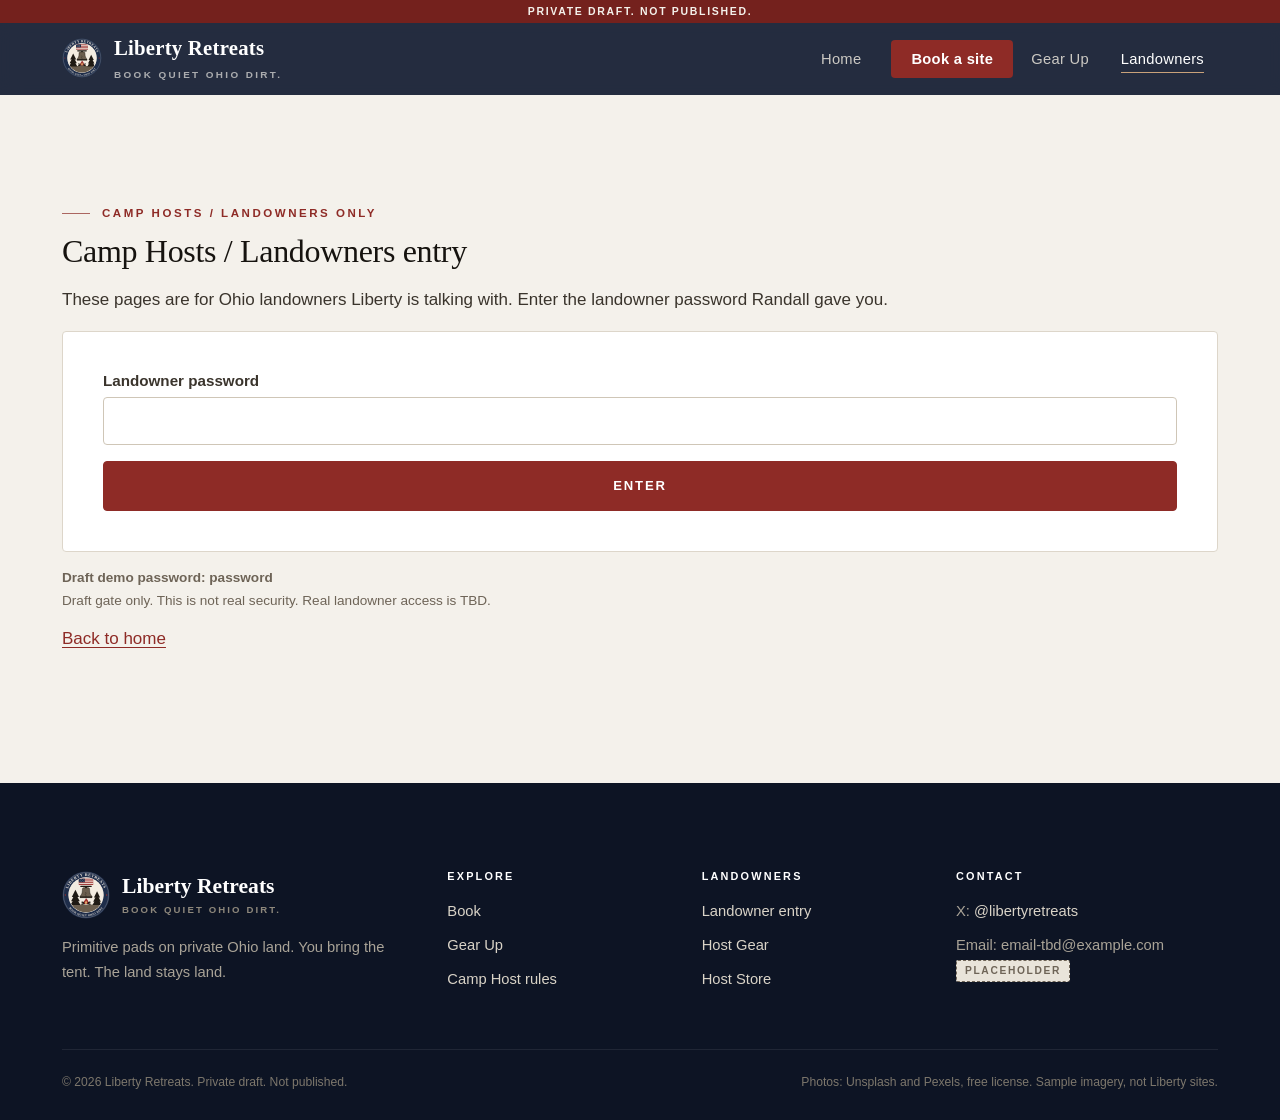
<file: hosts.html>
<!DOCTYPE html>
<html lang="en">
<head>
<meta charset="utf-8">
<meta name="viewport" content="width=device-width, initial-scale=1, viewport-fit=cover">
<title>Landowners | Liberty Retreats</title>
<meta name="description" content="Private landowner information for Liberty Retreats.">
<!-- PRIVATE DRAFT: keep out of search engines until Randall okays launch -->
<meta name="robots" content="noindex, nofollow">
<meta name="theme-color" content="#121C30">
<meta name="format-detection" content="telephone=no">
<link rel="icon" type="image/svg+xml" href="assets/img/badge.svg">
<link rel="apple-touch-icon" href="assets/img/badge.svg">
<link rel="stylesheet" href="assets/css/site.css?v=7">
<script src="assets/js/config.js?v=7"></script>
</head>
<body data-page="hosts">
<a class="skip" href="#main">Skip to content</a>
<header class="site-head">
  <div class="wrap head-row">
    <a class="brand" href="index.html" aria-label="Liberty Retreats home">
      <img src="assets/img/badge.svg" alt="" width="44" height="44">
      <span><b>Liberty Retreats</b><small>Book Quiet Ohio Dirt.</small></span>
    </a>
    <button class="nav-toggle" type="button" aria-expanded="false" aria-controls="site-nav">Menu</button>
    <nav id="site-nav" aria-label="Main">
      <a href="index.html">Home</a><a href="book.html" class="nav-cta">Book a site</a><a href="gear.html">Gear Up</a><a href="hosts.html" aria-current="page" class="nav-land">Landowners</a><a href="host-gear.html" class="host-only-nav" hidden>Host Gear</a><a href="host-store.html" class="host-only-nav" hidden>Host Store</a>
    </nav>
  </div>
</header>

<main id="main">
<section class="section" id="host-gate">
  <div class="wrap gate">
    <p class="eyebrow">Camp Hosts / Landowners only</p>
    <h1 style="font-size:2rem">Camp Hosts / Landowners entry</h1>
    <p>These pages are for Ohio landowners Liberty is talking with. Enter the landowner password Randall gave you.</p>
    <form class="form" action="#" method="post" autocomplete="off">
      <div class="field"><label for="host-pass">Landowner password</label><input id="host-pass" type="password" autocomplete="current-password" autocapitalize="off" autocorrect="off" spellcheck="false" required></div>
      <p class="field-error" id="gate-msg" role="alert"></p>
      <button class="btn brick" type="submit">Enter</button>
    </form>
    <p class="gate-note" style="margin-top:14px"><strong>Draft demo password: password</strong><br>Draft gate only. This is not real security. Real landowner access is TBD.</p>
    <p style="margin-top:10px"><a href="index.html">Back to home</a></p>
  </div>
</section>
<div data-gated hidden>
<div class="host-bar"><div class="wrap"><span class="host-bar-label">Camp Host area</span><span class="host-bar-links"><a href="hosts.html" style="color:#F3ECE1">Landowner info</a> <a href="host-gear.html" style="color:#F3ECE1">Host Gear</a> <a href="host-store.html" style="color:#F3ECE1">Host Store</a><button type="button" id="host-lock">Lock</button></span></div></div>
<section class="page-head"><div class="wrap">
  <p class="eyebrow" style="color:#E9B8B8">For Camp Hosts / Landowners</p>
  <h1>Quiet paid camping, without turning your land into a park.</h1>
  <p>Liberty books the guests. You host a pad that meets the Liberty standard. You are not becoming a campground brand. Liberty is the brand.</p>
</div></section>

<section class="section tight alt">
  <div class="wrap">
    <p class="eyebrow">Sample upcoming booking <span class="tbd">SAMPLE. NOT REAL.</span></p>
    <div class="card" style="margin-top:10px">
      <h3>Sample Camper, 4 guests</h3>
      <ul class="price-board">
        <li><span>Pad</span><b>Quiet primitive pad, Ohio hardwoods</b></li>
        <li><span>Dates</span><b>Fri Nov 6 to Sun Nov 8, 2026 (2 nights)</b></li>
        <li><span>Total</span><b>$160 ($80 per site per night)</b></li>
        <li><span>Included</span><b>Fire ring, flag pole, first aid kit, fire blanket</b></li>
        <li><span>Confirmation</span><b>LR-SAMPLE-0001</b></li>
      </ul>
      <p class="fine" style="margin-top:12px">As Camp Host, you send your posted site rules and directions before arrival. Payout terms are shared during onboarding.</p>
      <p><a href="booking-sample.html">See the guest's confirmation</a></p>
    </div>
  </div>
</section>

<section class="section">
  <div class="wrap grid two">
    <div>
      <p class="eyebrow">Who we are looking for</p>
      <h2>Land that wants to stay quiet.</h2>
      <ul class="checks">
        <li>Private Ohio land with trees, dirt, and some distance from the house and the road</li>
        <li>A spot a guest can actually reach</li>
        <li>High ground, out of the floodplain</li>
        <li>A landowner who wants quiet guests, not weekend chaos</li>
      </ul>
      <p>If the land wants to stay quiet, it fits. If it wants a party field, it does not.</p>
    </div>
    <div class="card">
      <p class="eyebrow">The Liberty site standard</p>
      <h3>Non-negotiable</h3>
      <ul class="checks">
        <li>1 to 4 pads only</li>
        <li>Guests bring their own tents and take them home</li>
        <li>Every pad has an American flag and a Liberty flag on an extendable pole</li>
        <li>Every pad has a fire ring</li>
        <li>Every pad has a fire extinguisher</li>
        <li>Every pad has an emergency radio</li>
        <li>Quiet rules posted. One party per pad.</li>
      </ul>
      <p class="muted" style="margin:0">Nothing gets listed until the standard is standing.</p>
    </div>
  </div>
</section>

<section class="section alt" id="structures">
  <div class="wrap">
    <p class="eyebrow">Structures</p>
    <h2>Guests bring the tent. You bring the pad.</h2>
    <p class="lede">Summary of the Liberty host structures handout. Check with your local zoning, health, building, and floodplain offices before you build anything with walls, pipes, or a roof.</p>
    <div class="grid two" style="margin-top:18px">
      <div class="card">
        <h3>Do: primitive pad</h3>
        <ul class="checks">
          <li>Clear or gravel pad on high ground, floodplain checked</li>
          <li>Picnic table. Pack-out trash preferred.</li>
          <li>Fire ring, ABC extinguisher, flags on an unpowered pole, emergency radio</li>
          <li>Guest-owned tents that leave with the stay</li>
          <li>A small tool shed for tools only, never for sleeping</li>
          <li>Keep it quiet. One party per pad.</li>
        </ul>
      </div>
      <div class="card">
        <h3>Don't, unless you have written local OK and Liberty agrees</h3>
        <ul class="nots">
          <li>No cabins, tiny homes, or containers for guests to sleep in</li>
          <li>No yurts or standing glamping or safari tents left up as lodging</li>
          <li>No plumbing, kitchen, or electric added to a "primitive" shelter</li>
          <li>No farm building exemptions used for paying overnight guests</li>
          <li>No more than 4 paid pads on one property</li>
          <li>No digging or fill in a mapped flood zone without local floodplain sign-off</li>
          <li>Never market it as a hotel, resort, or glamping</li>
        </ul>
      </div>
    </div>
    <div class="callout">
      <strong>Ask first:</strong> a seasonal host tent, a deck, any small sleeping shelter, or any yurt or cabin idea. Talk to Liberty and your local offices before you buy or build.
    </div>
    <div class="grid two" style="margin-top:8px">
      <div>
        <h3>Verify locally before you build</h3>
        <ul>
          <li>Township or village zoning</li>
          <li>Local health district</li>
          <li>Building department</li>
          <li>Floodplain office</li>
          <li>Fire district</li>
        </ul>
      </div>
      <div>
        <h3>Download</h3>
        <a class="dl" href="downloads/liberty-host-structures-one-pager.pdf" download>
          <svg viewBox="0 0 40 48" aria-hidden="true"><path d="M2 2h26l10 10v34H2z" fill="#F3ECE1" stroke="#1F1A14" stroke-width="2.5"/><path d="M28 2v10h10" fill="none" stroke="#1F1A14" stroke-width="2.5"/><rect x="6" y="26" width="28" height="12" fill="#9B2C2C"/><text x="20" y="35.5" text-anchor="middle" fill="#F3ECE1" style="font:700 9px sans-serif">PDF</text></svg>
          <span><b>Host structures one-pager (PDF)</b><span>Do's, don'ts, and the Liberty pad checklist. One page.</span></span>
        </a>
        <h3 style="margin-top:18px">Resources</h3>
        <ul>
          <li><a href="host-gear.html">Host Gear: starter kit and signs</a></li>
          <li><a href="index.html#rules">Camp Host rules</a></li>
          <li><a href="#apply">Apply to host</a></li>
        </ul>
      </div>
    </div>
  </div>
</section>

<section class="section">
  <div class="wrap">
    <p class="eyebrow">How it goes</p>
    <h2>Four steps. No rush.</h2>
    <ol class="steps" style="margin-top:18px">
      <li><h3>Apply</h3><p>Fill out the short form below. A few photos of the spot help.</p></li>
      <li><h3>A call with Randall</h3><p>Randall calls you, talks through the land, and tells you plainly whether it fits.</p></li>
      <li><h3>Onboarding</h3><p>If it fits, you set up to the standard. Payout terms shared during onboarding.</p></li>
      <li><h3>Listed</h3><p>Nothing gets listed until the standard is standing.</p></li>
    </ol>
  </div>
</section>

<section class="section alt" id="apply">
  <div class="wrap">
    <p class="eyebrow">Apply</p>
    <h2>Tell us about your land.</h2>
    <p class="lede">General location is enough. Do not send a street address yet.</p>
    <form class="form" data-lr-form="host" data-confirm="host-done" action="#" method="post" enctype="multipart/form-data" style="margin-top:18px">
      <div class="field"><label for="h-name">Name <span class="req">*</span></label><input id="h-name" name="name" type="text" autocomplete="name" required maxlength="100"></div>
      <div class="field"><label for="h-phone">Phone <span class="req">*</span></label><input id="h-phone" name="phone" type="tel" autocomplete="tel" inputmode="tel" required pattern="[0-9 .+\(\)\-]{7,20}" data-pattern-msg="Use digits, spaces, or dashes." maxlength="20"></div>
      <div class="field"><label for="h-email">Email <span class="req">*</span></label><input id="h-email" name="email" type="email" autocomplete="email" inputmode="email" required maxlength="150"></div>
      <div class="field"><label for="h-loc">General location or county <span class="req">*</span></label><input id="h-loc" name="location" type="text" required maxlength="120" placeholder="Nearest town or county"></div>
      <div class="field"><label for="h-acres">Approximate acreage <span class="req">*</span></label><input id="h-acres" name="acreage" type="number" inputmode="decimal" min="0.5" max="100000" step="any" required></div>
      <div class="field"><label for="h-road">Road access <span class="req">*</span></label>
        <select id="h-road" name="road_access" required><option value="">Choose</option><option>Paved road to the spot</option><option>Gravel or dirt drive, passable in a car</option><option>Truck or 4x4 only</option><option>Walk-in only</option><option>Not sure</option></select></div>
      <fieldset class="field full"><legend>Is the spot in a mapped floodplain? <span class="req">*</span></legend>
        <div class="radios"><label><input type="radio" name="floodplain" value="yes" required> Yes</label><label><input type="radio" name="floodplain" value="no"> No</label><label><input type="radio" name="floodplain" value="not sure"> Not sure</label></div></fieldset>
      <div class="field full"><label for="h-photos">Photos of the spot <span class="muted">(optional, up to 6)</span></label><input id="h-photos" name="photos" type="file" accept="image/*" multiple data-max-files="6">
        <p class="hint">The pad area, the access road, and the view from the pad.</p></div>
      <div class="field full"><label for="h-notes">Anything else <span class="muted">(optional)</span></label><textarea id="h-notes" name="notes" maxlength="1500"></textarea></div>
      <div class="field full"><label class="check-row"><input type="checkbox" name="verify_ok" required> <span>I understand I am responsible for checking local rules for my land.</span></label></div>
      <div class="full"><button class="btn brick" type="submit" style="width:100%">Send application</button></div>
    </form>
    <div class="confirm" id="host-done" hidden>
      <h3>Got it.</h3>
      <p data-confirm-msg>Thanks. Next step is a call with Randall. Nothing is listed or agreed until onboarding.</p>
      <p class="tbd" style="color:#D7CBB8;border-color:#D7CBB8">Draft: no form handler yet, nothing was sent</p>
    </div>
  </div>
</section>

<section class="section tight">
  <div class="wrap">
    <div class="warn">
      <h3>Read this</h3>
      <p style="margin:0">This page and the handout are general information, not legal advice. Rules differ by township, village, and county. Each landowner is responsible for verifying zoning, health, building, floodplain, and fire rules for their own land before hosting or building anything. Liberty makes no promises about what your local offices will allow.</p>
    </div>
  </div>
</section>
</div>
</main>
<footer class="site-foot">
  <div class="wrap">
    <div class="foot-grid">
      <div class="foot-about">
        <a class="foot-brand" href="index.html"><img src="assets/img/badge.svg" alt="" width="48" height="48"><span><b>Liberty Retreats</b><small>Book Quiet Ohio Dirt.</small></span></a>
        <p>Primitive pads on private Ohio land. You bring the tent. The land stays land.</p>
      </div>
      <div>
        <h4>Explore</h4>
        <ul>
          <li><a href="book.html">Book</a></li>
          <li><a href="gear.html">Gear Up</a></li>
          <li><a href="index.html#rules">Camp Host rules</a></li>
        </ul>
      </div>
      <div>
        <h4>Landowners</h4>
        <ul>
          <li><a href="hosts.html">Landowner entry</a></li>
          <li><a href="host-gear.html">Host Gear</a></li>
          <li><a href="host-store.html">Host Store</a></li>
        </ul>
      </div>
      <div>
        <h4>Contact</h4>
        <ul>
          <li>X: <a data-x-link href="https://x.com/libertyretreats" target="_blank" rel="noopener">@libertyretreats</a></li>
          <li>Email: <span data-contact-email>Email coming soon</span> <span class="tbd">Placeholder</span></li>
        </ul>
      </div>
    </div>
    <div class="foot-legal"><span>&copy; <span data-year>2026</span> Liberty Retreats. Private draft. Not published.</span><span>Photos: Unsplash and Pexels, free license. Sample imagery, not Liberty sites.</span></div>
  </div>
</footer>
<script src="assets/js/icons.js?v=7"></script>
<script src="assets/js/site.js?v=7"></script>
</body>
</html>
</file>
<file: assets/css/site.css>
/* Liberty Retreats. Shared styles. Mobile first. */
@font-face{font-family:"Zilla Slab LR";src:url("../fonts/zillaslab-semibold.woff") format("woff");font-weight:600;font-display:swap}
@font-face{font-family:"Zilla Slab LR";src:url("../fonts/zillaslab-bold.woff") format("woff");font-weight:700;font-display:swap}

:root{
  --parch:#F3ECE1;--bark:#1F1A14;--brick:#9B2C2C;--navy:#1E2D4A;--khaki:#6B5E4E;
  --parch-2:#EAE0D0;--line:rgba(31,26,20,.18);
  --slab:"Zilla Slab LR",Rockwell,"Roboto Slab",Georgia,serif;
  --sans:system-ui,-apple-system,BlinkMacSystemFont,"Segoe UI",Roboto,Helvetica,Arial,sans-serif;
  --wrap:1100px;--r:6px;
}
*,*::before,*::after{box-sizing:border-box}
html{-webkit-text-size-adjust:100%;text-size-adjust:100%;scroll-behavior:smooth}
body{margin:0;background:var(--parch);color:var(--bark);font:17px/1.55 var(--sans);-webkit-tap-highlight-color:rgba(155,44,44,.15)}
img,svg{max-width:100%;display:block}
a{color:var(--brick);text-underline-offset:3px}
a:hover{color:var(--navy)}
h1,h2,h3,h4{font-family:var(--slab);font-weight:700;line-height:1.12;margin:0 0 .5em;color:var(--bark);letter-spacing:.2px}
h1{font-size:clamp(2.1rem,8vw,3.6rem)}
h2{font-size:clamp(1.6rem,5.5vw,2.3rem)}
h3{font-size:1.25rem}
p{margin:0 0 1em}
ul{padding-left:1.2em;margin:0 0 1em}
li{margin:.25em 0}
:focus-visible{outline:3px solid var(--brick);outline-offset:2px}
.wrap{max-width:var(--wrap);margin:0 auto;padding:0 max(18px,env(safe-area-inset-left)) 0 max(18px,env(safe-area-inset-right))}
.skip{position:absolute;left:-9999px}
.skip:focus{left:12px;top:12px;background:var(--bark);color:var(--parch);padding:8px 12px;z-index:99}
.draft-strip{background:var(--brick);color:var(--parch);text-align:center;font:600 12px/1.3 var(--sans);letter-spacing:.6px;text-transform:uppercase;padding:6px 10px}

/* Header */
.site-head{background:var(--navy);color:var(--parch);position:sticky;top:0;z-index:20;border-bottom:3px solid var(--brick)}
.head-row{display:flex;align-items:center;justify-content:space-between;min-height:64px;gap:12px}
.brand{display:flex;align-items:center;gap:10px;color:var(--parch);text-decoration:none}
.brand img{width:44px;height:44px}
.brand b{font:700 1.2rem/1 var(--slab);letter-spacing:.8px;text-transform:uppercase}
.brand small{display:block;font:600 .7rem/1.2 var(--sans);letter-spacing:1.4px;text-transform:uppercase;opacity:.8;margin-top:3px}
.nav-toggle{appearance:none;background:transparent;border:2px solid rgba(243,236,225,.55);color:var(--parch);border-radius:var(--r);font:700 .85rem var(--sans);letter-spacing:1px;text-transform:uppercase;padding:9px 12px;min-height:44px;cursor:pointer}
#site-nav{display:none;position:absolute;left:0;right:0;top:100%;background:var(--navy);border-bottom:3px solid var(--brick);padding:6px 18px 14px}
#site-nav.open{display:block}
#site-nav a{display:block;color:var(--parch);text-decoration:none;font:700 1.05rem var(--slab);letter-spacing:.6px;padding:12px 2px;border-bottom:1px solid rgba(243,236,225,.14)}
#site-nav a[aria-current="page"]{color:#E9B8B8}
#site-nav a.nav-land{color:var(--parch);opacity:.85}
@media (min-width:860px){
  .nav-toggle{display:none}
  #site-nav{display:flex!important;position:static;padding:0;border:0;gap:6px;background:none}
  #site-nav a{border:0;padding:10px 12px;border-radius:var(--r);font-size:1rem}
  #site-nav a:hover{background:rgba(243,236,225,.1)}
  #site-nav a[aria-current="page"]{box-shadow:inset 0 -3px 0 var(--brick);border-radius:0}
}

/* Buttons */
.btn{display:inline-flex;align-items:center;justify-content:center;gap:8px;min-height:48px;padding:12px 20px;border-radius:var(--r);border:2px solid var(--bark);background:var(--bark);color:var(--parch);font:700 1rem/1.1 var(--slab);letter-spacing:.6px;text-decoration:none;cursor:pointer;text-align:center}
.btn:hover{background:var(--brick);border-color:var(--brick);color:var(--parch)}
.btn.brick{background:var(--brick);border-color:var(--brick)}
.btn.brick:hover{background:var(--navy);border-color:var(--navy)}
.btn.ghost{background:transparent;color:var(--bark)}
.btn.ghost:hover{background:var(--bark);color:var(--parch)}
.btn.light{background:var(--parch);color:var(--navy);border-color:var(--parch)}
.btn.light:hover{background:transparent;color:var(--parch)}
.btn[disabled],.btn.soon{background:var(--parch-2);color:var(--khaki);border:2px dashed var(--khaki);cursor:not-allowed}
.btn-row{display:flex;flex-wrap:wrap;gap:10px;margin-top:18px}
.btn-row .btn{flex:1 1 160px}
@media (min-width:700px){.btn-row .btn{flex:0 0 auto}}

/* Sections */
.section{padding:48px 0}
.section.tight{padding:32px 0}
.section.alt{background:var(--parch-2)}
.section.dark{background:var(--bark);color:var(--parch)}
.section.dark h2,.section.dark h3{color:var(--parch)}
.section.navy{background:var(--navy);color:var(--parch)}
.section.navy h2,.section.navy h3{color:var(--parch)}
.section.dark a,.section.navy a{color:#F0C9A0}
.eyebrow{font:700 .78rem/1.2 var(--sans);letter-spacing:2px;text-transform:uppercase;color:var(--brick);margin:0 0 10px}
.dark .eyebrow,.navy .eyebrow,.hero .eyebrow{color:#E9B8B8}
.lede{font-size:1.15rem;max-width:42em}
.muted{color:var(--khaki)}
.rule{height:0;border:0;border-top:2px solid var(--bark);width:64px;margin:18px 0}
.grid{display:grid;gap:18px}
@media (min-width:700px){.grid.two{grid-template-columns:1fr 1fr}.grid.three{grid-template-columns:repeat(3,1fr)}}
@media (min-width:1000px){.grid.four{grid-template-columns:repeat(4,1fr)}}
@media (min-width:600px) and (max-width:999px){.grid.four{grid-template-columns:repeat(2,1fr)}}
.card{background:#FBF7F0;border:1px solid var(--line);border-radius:var(--r);padding:20px}
.dark .card,.navy .card{background:rgba(243,236,225,.06);border-color:rgba(243,236,225,.2);color:var(--parch)}

/* Hero */
.hero{background:var(--navy);color:var(--parch);padding:40px 0 0;overflow:hidden;position:relative}
.hero h1{color:var(--parch)}
.hero .lede{color:#E7DECF}
.hero-grid{display:grid;gap:26px;align-items:end}
.hero-badge{width:min(190px,50vw);margin:0 auto -6px}
@media (min-width:860px){.hero{padding-top:64px}.hero-grid{grid-template-columns:1.25fr .75fr}.hero-badge{width:320px;margin-bottom:28px}}
.ridge{display:block;width:100%;height:56px;margin-top:28px}
.page-head{background:var(--navy);color:var(--parch);padding:36px 0 30px;border-bottom:6px solid var(--khaki)}
.page-head h1{color:var(--parch);margin-bottom:.3em}
.page-head p{color:#E7DECF;max-width:40em;margin:0}

/* Listing */
.listing{display:grid;gap:0;border:2px solid var(--bark);border-radius:var(--r);overflow:hidden;background:#FBF7F0}
.listing-art{background:var(--parch-2);border-bottom:2px solid var(--bark)}
.listing-body{padding:20px}
@media (min-width:860px){.listing{grid-template-columns:1fr 1fr}.listing-art{border-bottom:0;border-right:2px solid var(--bark)}.listing-body{padding:28px}}
.price-tag{display:inline-block;background:var(--brick);color:var(--parch);font:700 1rem/1 var(--slab);padding:8px 12px;border-radius:var(--r);margin:0 0 12px}
.checks{list-style:none;padding:0}
.checks li{padding-left:30px;position:relative;margin:.5em 0}
.checks li::before{content:"";position:absolute;left:0;top:.3em;width:18px;height:18px;border-radius:3px;background:var(--navy);box-shadow:inset 0 0 0 4px var(--navy),inset 0 0 0 9px var(--parch)}
.nots{list-style:none;padding:0}
.nots li{padding-left:30px;position:relative;margin:.5em 0}
.nots li::before{content:"";position:absolute;left:3px;top:.62em;width:14px;height:3px;background:var(--brick);transform:rotate(45deg)}
.nots li::after{content:"";position:absolute;left:3px;top:.62em;width:14px;height:3px;background:var(--brick);transform:rotate(-45deg)}
.dark .checks li::before,.navy .checks li::before{background:var(--parch);box-shadow:inset 0 0 0 4px var(--parch),inset 0 0 0 9px var(--bark)}
.tbd{display:inline-block;font:700 .72rem/1 var(--sans);letter-spacing:1px;text-transform:uppercase;background:var(--parch-2);border:1px dashed var(--khaki);color:var(--khaki);padding:4px 7px;border-radius:3px;vertical-align:middle}
.dark .tbd,.navy .tbd{background:transparent;color:#D7CBB8;border-color:#D7CBB8}

/* Rules */
.rules{counter-reset:r;list-style:none;padding:0;display:grid;gap:12px}
@media (min-width:700px){.rules{grid-template-columns:1fr 1fr}}
.rules li{counter-increment:r;position:relative;padding:14px 14px 14px 58px;background:rgba(243,236,225,.06);border:1px solid rgba(243,236,225,.2);border-radius:var(--r);margin:0}
.rules li::before{content:counter(r);position:absolute;left:14px;top:12px;width:32px;height:32px;border-radius:50%;background:var(--brick);color:var(--parch);font:700 1rem/32px var(--slab);text-align:center}
.rules strong{font-family:var(--slab);font-size:1.08rem}
.callout{border-left:6px solid var(--brick);background:#FBF7F0;padding:16px 18px;border-radius:0 var(--r) var(--r) 0;margin:20px 0}
.dark .callout{background:rgba(155,44,44,.18);color:var(--parch)}

/* Forms */
form{margin:0}
.form{display:grid;gap:16px;background:#FBF7F0;border:2px solid var(--bark);border-radius:var(--r);padding:20px}
@media (min-width:700px){.form{grid-template-columns:1fr 1fr;padding:28px}.form .full{grid-column:1/-1}}
.field{display:flex;flex-direction:column;gap:6px}
.field label,.field legend{font:700 .95rem/1.2 var(--sans)}
.field .hint{font-size:.85rem;color:var(--khaki);margin:0}
.req{color:var(--brick)}
input[type=text],input[type=email],input[type=tel],input[type=number],input[type=password],select,textarea{font:16px/1.3 var(--sans);color:var(--bark);background:#fff;border:2px solid var(--khaki);border-radius:var(--r);padding:12px;min-height:48px;width:100%;-webkit-appearance:none;appearance:none}
select{background-image:linear-gradient(45deg,transparent 50%,var(--bark) 50%),linear-gradient(135deg,var(--bark) 50%,transparent 50%);background-position:calc(100% - 20px) 50%,calc(100% - 14px) 50%;background-size:6px 6px;background-repeat:no-repeat;padding-right:36px}
textarea{min-height:110px;resize:vertical}
input:focus,select:focus,textarea:focus{border-color:var(--navy);outline:3px solid rgba(30,45,74,.25);outline-offset:0}
[aria-invalid="true"]{border-color:var(--brick)!important;background:#FFF6F5}
input[type=file]{font:15px var(--sans);padding:10px;border:2px dashed var(--khaki);border-radius:var(--r);background:#fff;width:100%}
fieldset{border:0;padding:0;margin:0}
.radios{display:flex;gap:10px;flex-wrap:wrap}
.radios label{display:flex;align-items:center;gap:8px;border:2px solid var(--khaki);border-radius:var(--r);padding:10px 14px;min-height:46px;font-weight:600;background:#fff;cursor:pointer}
.radios input{width:20px;height:20px;accent-color:var(--brick);margin:0}
.check-row{display:flex;gap:10px;align-items:flex-start;font-size:.95rem}
.check-row input{width:22px;height:22px;margin-top:2px;accent-color:var(--brick);flex:0 0 auto}
.field-error{color:var(--brick);font:700 .85rem/1.3 var(--sans);margin:0}
.field-error:empty{display:none}
.confirm{border:2px solid var(--navy);background:var(--navy);color:var(--parch);border-radius:var(--r);padding:24px}
.confirm h3{color:var(--parch)}
.fine{font-size:.88rem;color:var(--khaki);max-width:52em}
.fine strong{color:var(--bark)}

/* Calendly slot */
.cal-slot{border:3px dashed var(--khaki);border-radius:var(--r);padding:28px 20px;text-align:center;background:repeating-linear-gradient(-45deg,#FBF7F0 0 14px,#F5EEE3 14px 28px)}
.cal-slot h3{margin-bottom:.3em}
.cal-slot code{font-size:.8rem;background:var(--parch-2);padding:2px 6px;border-radius:3px}
.cal-slot.live{padding:0;border-style:solid}
.calendly-frame{width:100%;height:720px;border:0;display:block}
.price-board{display:grid;gap:10px;margin:0;padding:0;list-style:none}
.price-board li{display:flex;justify-content:space-between;align-items:baseline;gap:12px;border-bottom:1px dashed var(--khaki);padding:10px 0;margin:0}
.price-board b{font:700 1.4rem var(--slab);color:var(--brick)}

/* Products */
.products{display:grid;gap:18px;grid-template-columns:1fr}
@media (min-width:560px){.products{grid-template-columns:1fr 1fr}}
@media (min-width:1000px){.products{grid-template-columns:repeat(3,1fr)}}
.product{display:flex;flex-direction:column;background:#FBF7F0;border:2px solid var(--bark);border-radius:var(--r);overflow:hidden}
.product .art{background:var(--parch-2);border-bottom:2px solid var(--bark);aspect-ratio:4/3;display:flex;align-items:center;justify-content:center}
.product .art svg{width:100%;height:100%}
.product .body{padding:16px 18px 18px;display:flex;flex-direction:column;flex:1}
.product h3{margin-bottom:.25em}
.product p{font-size:.95rem;margin-bottom:.8em}
.product .btn{margin-top:auto;width:100%}
.tag{display:inline-block;font:700 .7rem/1 var(--sans);letter-spacing:1.2px;text-transform:uppercase;color:var(--navy);border:1.5px solid var(--navy);padding:4px 7px;border-radius:3px;margin-bottom:10px;align-self:flex-start}
.tag.brick{color:var(--brick);border-color:var(--brick)}

/* Gate */
.gate{max-width:480px;margin:0 auto}
.gate .form{grid-template-columns:1fr}
.gate-note{font-size:.85rem;color:var(--khaki)}
.host-bar{background:var(--khaki);color:var(--parch);font:600 .85rem var(--sans);padding:8px 0}
.host-bar .wrap{display:flex;justify-content:space-between;align-items:center;gap:10px;flex-wrap:wrap}
.host-bar button{background:transparent;color:var(--parch);border:1.5px solid var(--parch);border-radius:4px;font:700 .8rem var(--sans);padding:6px 10px;min-height:36px;cursor:pointer}
.steps{list-style:none;padding:0;counter-reset:s;display:grid;gap:12px}
@media (min-width:860px){.steps{grid-template-columns:repeat(4,1fr)}}
.steps li{counter-increment:s;background:#FBF7F0;border:1px solid var(--line);border-top:5px solid var(--navy);border-radius:var(--r);padding:16px;margin:0}
.steps li::before{content:"Step " counter(s);display:block;font:700 .75rem var(--sans);letter-spacing:1.5px;text-transform:uppercase;color:var(--brick);margin-bottom:6px}
.dl{display:flex;gap:14px;align-items:center;background:#FBF7F0;border:2px solid var(--bark);border-radius:var(--r);padding:16px;text-decoration:none;color:var(--bark)}
.dl:hover{background:var(--bark);color:var(--parch)}
.dl svg{width:40px;height:48px;flex:0 0 auto}
.dl b{font:700 1.05rem var(--slab);display:block}
.dl span{font-size:.85rem}
.warn{border:2px solid var(--brick);background:#FFF6F5;border-radius:var(--r);padding:16px 18px}
.warn h3{color:var(--brick)}

/* Game */
.game-box{position:relative;width:100%;border:2px solid var(--parch);border-radius:var(--r);overflow:hidden;height:min(68vh,520px);min-height:320px;background:var(--bark);display:flex;align-items:center;justify-content:center;text-align:center;padding:20px}
@media (min-width:860px){.game-box{height:auto;aspect-ratio:16/10;max-height:600px}}
.game-frame{position:absolute;inset:0;width:100%;height:100%;border:0}

/* Footer */
.site-foot{background:var(--bark);color:#D7CBB8;padding:36px 0 calc(28px + env(safe-area-inset-bottom));font-size:.92rem}
.site-foot a{color:var(--parch)}
.foot-grid{display:grid;gap:22px}
@media (min-width:760px){.foot-grid{grid-template-columns:1.4fr 1fr 1fr}}
.foot-brand{display:flex;gap:12px;align-items:center}
.foot-brand img{width:58px;height:58px}
.foot-brand b{font:700 1.15rem var(--slab);color:var(--parch);display:block;letter-spacing:.6px}
.site-foot ul{list-style:none;padding:0;margin:0}
.site-foot li{margin:.45em 0}
.foot-legal{border-top:1px solid rgba(243,236,225,.15);margin-top:24px;padding-top:16px;font-size:.8rem;color:#A99C88}
[hidden]{display:none!important}

/* v3: booking calendars, stores, test checkout */
.test-flag{display:inline-block;background:#9B2C2C;color:#F3ECE1;font:700 .8rem/1 var(--sans);letter-spacing:1px;padding:6px 10px;border-radius:3px;text-transform:uppercase}
.sites{display:grid;gap:18px;grid-template-columns:1fr}
@media (min-width:640px){.sites{grid-template-columns:1fr 1fr}}
@media (min-width:1100px){.sites{grid-template-columns:repeat(4,1fr)}}
.site-card{display:flex;flex-direction:column;background:#FBF7F0;border:2px solid var(--bark);border-radius:var(--r);overflow:hidden}
.site-card.active{outline:4px solid var(--brick)}
.site-card .art{aspect-ratio:4/3;border-bottom:2px solid var(--bark)}
.site-card .art svg{width:100%;height:100%;display:block}
.site-card .body{padding:14px 16px 16px;display:flex;flex-direction:column;flex:1}
.site-card .btn{margin-top:auto;width:100%}
.cal-wrap{background:#FBF7F0;border:2px solid var(--bark);border-radius:var(--r);padding:16px;margin-top:20px}
.cal-head{display:flex;align-items:center;justify-content:space-between;gap:8px;margin-bottom:10px}
.cal-head button{min-height:44px;min-width:44px;border:2px solid var(--bark);background:#fff;border-radius:var(--r);font:700 1rem var(--sans);cursor:pointer}
.cal-head h3{margin:0;font-size:1.15rem}
.cal-grid{display:grid;grid-template-columns:repeat(7,1fr);gap:4px}
.cal-grid .dow{font:700 .72rem var(--sans);text-align:center;color:var(--khaki);text-transform:uppercase}
.cal-grid button{aspect-ratio:1/1;min-height:38px;border:1px solid var(--line);background:#fff;border-radius:4px;font:600 .95rem var(--sans);cursor:pointer;touch-action:manipulation;color:var(--bark)}
.cal-grid button:disabled{cursor:not-allowed}
.cal-grid button.past{opacity:.35}
.cal-grid button.blocked{background:repeating-linear-gradient(45deg,#e4d8c6,#e4d8c6 4px,#d3c4ad 4px,#d3c4ad 8px);color:#8a7b68;text-decoration:line-through}
.cal-grid button.inrange{background:#E9B8B8}
.cal-grid button.sel{background:var(--brick);color:#F3ECE1;border-color:var(--brick)}
.cal-legend{display:flex;flex-wrap:wrap;gap:12px;font-size:.85rem;margin-top:10px}
.cal-legend i{display:inline-block;width:14px;height:14px;border-radius:3px;vertical-align:-2px;margin-right:5px;border:1px solid var(--line)}
.summary{display:flex;flex-wrap:wrap;gap:10px;align-items:center;justify-content:space-between;margin-top:12px;font-weight:700}
.cart{background:#FBF7F0;border:2px solid var(--bark);border-radius:var(--r);padding:16px;margin-top:20px}
.cart ul{list-style:none;padding:0;margin:0 0 10px}
.cart li{display:flex;justify-content:space-between;align-items:center;gap:10px;padding:8px 0;border-bottom:1px solid var(--line)}
.qty{display:flex;align-items:center;gap:6px}
.qty button{min-width:40px;min-height:40px;border:2px solid var(--bark);background:#fff;border-radius:var(--r);font:700 1.1rem var(--sans);cursor:pointer}
.disclosure{border:2px dashed var(--brick);padding:12px 14px;border-radius:var(--r);background:#FBF7F0;font-size:.95rem}
.confirm h2,.confirm .price-board span,.confirm .price-board b{color:var(--parch)}
#cal-section,#checkout-section,#confirm-section,#store-checkout,#store-done,#cart{scroll-margin-top:90px}

/* =====================================================================
   v7 EDITORIAL REDESIGN. Real photography, system serif + sans,
   restrained palette, line icons. This layer overrides everything above.
   ===================================================================== */
:root{
  --ink:#16130F;--ink-2:#3A342C;--muted:#6E6457;
  --navy:#121C30;--navy-2:#1B2843;--brick:#8E2B26;--brick-2:#74211D;
  --stone:#F4F1EB;--stone-2:#E9E4DA;--paper:#FFFFFF;--line:#DDD6CA;
  --parch:#F4F1EB;--parch-2:#E9E4DA;--bark:#16130F;--khaki:#6E6457;
  --serif:"Iowan Old Style","Palatino Linotype",Palatino,"Book Antiqua",Charter,"Bitstream Charter",Georgia,serif;
  --sans:-apple-system,BlinkMacSystemFont,"Segoe UI",Inter,Roboto,"Helvetica Neue",Arial,sans-serif;
  --slab:var(--serif);
  --wrap:1200px;--r:4px;
}
body{font:16px/1.7 var(--sans);color:var(--ink-2);background:var(--stone);-webkit-font-smoothing:antialiased}
@media (min-width:860px){body{font-size:17px}}
h1,h2,h3,h4{font-family:var(--serif);font-weight:600;color:var(--ink);letter-spacing:-.01em;line-height:1.1}
h1{font-size:clamp(2.5rem,7vw,4.75rem);font-weight:500}
h2{font-size:clamp(1.9rem,4.4vw,3rem);font-weight:500;margin-bottom:.4em}
h3{font-size:clamp(1.2rem,2vw,1.4rem)}
h4{font-family:var(--sans);font-size:.78rem;letter-spacing:.16em;text-transform:uppercase;font-weight:700;color:var(--muted)}
.eyebrow{font:700 .72rem/1.2 var(--sans);letter-spacing:.22em;text-transform:uppercase;color:var(--brick);margin:0 0 14px;display:flex;align-items:center;gap:12px;flex-wrap:wrap}
.eyebrow::before{content:"";width:28px;height:1px;background:currentColor;opacity:.7}
.lede{font-size:clamp(1.05rem,2vw,1.25rem);color:var(--ink-2);max-width:40em}
.muted{color:var(--muted)}
a{color:var(--brick)}
.wrap{max-width:var(--wrap);padding-left:max(22px,env(safe-area-inset-left));padding-right:max(22px,env(safe-area-inset-right))}
.section{padding:clamp(56px,9vw,112px) 0;background:var(--stone)}
.section.tight{padding:clamp(36px,6vw,64px) 0}
.section.alt{background:var(--paper)}
.section.dark,.section.navy{background:var(--navy);color:#D9D3C7}
.section.dark h2,.section.dark h3,.section.navy h2,.section.navy h3{color:#fff}
.section.dark .eyebrow,.section.navy .eyebrow{color:#C9A27A}
main>.section:nth-of-type(even):not(.dark):not(.navy):not(.alt){background:var(--paper)}

/* Draft strip: slim, one line */
.draft-strip{background:var(--brick-2);font:600 10.5px/1 var(--sans);letter-spacing:.16em;padding:6px 10px;white-space:nowrap;overflow:hidden;text-overflow:ellipsis}

/* Header */
.site-head{position:sticky;top:0;z-index:30;background:rgba(18,28,48,.92);border:0;box-shadow:none;backdrop-filter:blur(10px);-webkit-backdrop-filter:blur(10px);transition:background .25s,box-shadow .25s}
.site-head.solid{background:var(--navy);box-shadow:0 1px 0 rgba(255,255,255,.06),0 8px 24px rgba(0,0,0,.25)}
.head-row{min-height:72px}
.brand{gap:12px}
.brand img{width:40px;height:40px}
.brand b{font:600 1.3rem/1 var(--serif);letter-spacing:.01em;text-transform:none;color:#fff}
.brand small{font:600 .62rem/1.2 var(--sans);letter-spacing:.24em;opacity:.65;margin-top:5px}
.nav-toggle{border:1px solid rgba(255,255,255,.35);border-radius:2px;font:600 .72rem var(--sans);letter-spacing:.2em;padding:10px 14px}
#site-nav{background:var(--navy);border:0;padding:8px 22px 18px;box-shadow:0 18px 30px rgba(0,0,0,.3)}
#site-nav a{font:500 1rem var(--sans);letter-spacing:.02em;color:#E9E4DA;border-bottom:1px solid rgba(255,255,255,.08);padding:14px 0}
#site-nav a[aria-current="page"]{color:#fff}
#site-nav a.nav-cta{margin-top:12px;border:0;background:var(--brick);color:#fff;text-align:center;padding:14px;border-radius:var(--r);font-weight:700}
@media (min-width:860px){
  #site-nav{padding:0;gap:4px;box-shadow:none;background:none;align-items:center}
  #site-nav a{border:0;padding:10px 14px;font-size:.92rem;border-radius:0;opacity:.85;position:relative}
  #site-nav a:hover{background:none;opacity:1}
  #site-nav a[aria-current="page"]{box-shadow:none;opacity:1}
  #site-nav a[aria-current="page"]:not(.nav-cta)::after{content:"";position:absolute;left:14px;right:14px;bottom:4px;height:1px;background:#C9A27A}
  #site-nav a.nav-cta{margin:0 0 0 12px;padding:11px 20px;opacity:1;border-radius:var(--r)}
  #site-nav a.nav-cta:hover{background:var(--brick-2)}
}

/* Buttons */
.btn{border-radius:var(--r);font:700 .82rem/1 var(--sans);letter-spacing:.14em;text-transform:uppercase;padding:16px 26px;min-height:50px;border:1px solid var(--ink);background:var(--ink);color:#fff;box-shadow:none;transition:background .2s,color .2s,border-color .2s}
.btn:hover{background:var(--brick);border-color:var(--brick);color:#fff;transform:none;box-shadow:none}
.btn.brick{background:var(--brick);border-color:var(--brick)}
.btn.brick:hover{background:var(--brick-2);border-color:var(--brick-2)}
.btn.ghost{background:transparent;color:var(--ink);border-color:var(--ink)}
.btn.ghost:hover{background:var(--ink);color:#fff}
.btn.light{background:#fff;color:var(--navy);border-color:#fff}
.btn.light:hover{background:transparent;color:#fff;border-color:#fff}
.btn.outline-light{background:transparent;color:#fff;border-color:rgba(255,255,255,.7)}
.btn.outline-light:hover{background:#fff;color:var(--navy)}
.btn-lg{padding:19px 32px;font-size:.86rem}
.btn[disabled],.btn.soon{background:transparent;color:var(--muted);border:1px dashed #B9AF9F}
.btn-row{gap:12px;margin-top:28px}

/* Home hero: full-bleed photo with dark overlay */
.hero.hero-photo{position:relative;min-height:min(88vh,820px);display:flex;align-items:flex-end;padding:0;background:var(--navy);overflow:hidden;margin-top:-72px}
.hero-bg{position:absolute;inset:0;width:100%;height:100%;object-fit:cover;max-width:none}
.hero.hero-photo::before{content:"";position:absolute;inset:0;z-index:1;background:linear-gradient(180deg,rgba(10,14,24,.55) 0%,rgba(10,14,24,.25) 35%,rgba(10,14,24,.85) 100%)}
.hero-inner{position:relative;z-index:2;padding-top:140px;padding-bottom:clamp(48px,9vw,96px);width:100%}
.hero-photo h1{color:#fff;max-width:12em;text-shadow:0 2px 30px rgba(0,0,0,.35)}
.hero-photo .lede{color:rgba(255,255,255,.88);max-width:36em}
.hero-photo .eyebrow{color:#E2C7A3}
@media (max-width:859px) and (orientation:landscape){.hero.hero-photo{min-height:100vh}.hero-inner{padding-top:110px}}

/* Page heads on inner pages: photo band */
.page-head{position:relative;background:var(--navy) url("../img/photos/tent-sunset.jpg") center/cover no-repeat;border:0;padding:clamp(72px,12vw,140px) 0 clamp(44px,7vw,80px);overflow:hidden}
.page-head::before{content:"";position:absolute;inset:0;background:linear-gradient(180deg,rgba(10,14,24,.72),rgba(10,14,24,.86))}
.page-head .wrap{position:relative}
.page-head h1{color:#fff;font-size:clamp(2.2rem,6vw,4rem)}
.page-head p{color:rgba(255,255,255,.85);font-size:1.08rem}
.page-head .eyebrow{color:#E2C7A3!important}
body[data-page="gear"] .page-head{background-image:url("../img/photos/campfire.jpg")}
body[data-page="hosts"] .page-head,body[data-page="host-gear"] .page-head,body[data-page="host-store"] .page-head{background-image:url("../img/photos/flag.jpg")}
body[data-page="book"] .page-head{background-image:url("../img/photos/site-primitive.jpg")}

/* Cards */
.card{background:var(--paper);border:1px solid var(--line);border-radius:var(--r);padding:clamp(24px,3.4vw,40px);box-shadow:none}
.section.alt .card{background:var(--stone)}
.dark .card,.navy .card{background:rgba(255,255,255,.04);border-color:rgba(255,255,255,.12);color:#D9D3C7}
.grid,.products,.sites{gap:clamp(18px,2.6vw,32px)}
.price-card{border-top:3px solid var(--brick)}
.price-board li{border-bottom:1px solid var(--line);padding:14px 0}
.price-board b{font:500 1.9rem var(--serif);color:var(--ink)}
.tag,.tbd{border-radius:2px;font:700 .64rem/1 var(--sans);letter-spacing:.16em;padding:5px 8px}
.tag{color:var(--ink-2);border:1px solid var(--line)}
.test-flag{border-radius:2px;font:700 .68rem/1 var(--sans);letter-spacing:.16em;background:var(--brick)}

/* Icon row */
.icon-row{list-style:none;padding:0;margin:8px 0 18px;display:grid;grid-template-columns:repeat(2,1fr);gap:1px;background:var(--line);border:1px solid var(--line)}
@media (min-width:1000px){.icon-row{grid-template-columns:repeat(4,1fr)}}
.icon-row li{margin:0;background:var(--paper);padding:20px 12px;display:flex;flex-direction:column;align-items:center;gap:10px;text-align:center;font:600 .82rem var(--sans);letter-spacing:.04em;color:var(--ink)}
.line-icon{width:40px;height:40px;color:var(--brick)}

/* Site cards (photos) */
.site-card,.product,.listing{background:var(--paper);border:1px solid var(--line);border-radius:var(--r);box-shadow:none;overflow:hidden;transition:border-color .2s,box-shadow .2s}
.site-card:hover,.product:hover{box-shadow:0 18px 40px rgba(18,28,48,.12);transform:none;border-color:#CFC6B7}
.site-card .art{aspect-ratio:4/3;border:0;overflow:hidden;background:var(--stone-2)}
.site-card .art img{width:100%;height:100%;object-fit:cover;transition:transform .6s}
.site-card:hover .art img{transform:scale(1.03)}
.site-card .body{padding:24px}
.site-card .body h3{font-size:1.5rem;margin-top:12px!important}
.site-card.active{outline:none;border-color:var(--brick);box-shadow:0 0 0 2px var(--brick)}
.product .art{aspect-ratio:16/10;background:var(--stone);border-bottom:1px solid var(--line);color:var(--ink-2)}
.product .art .line-icon{width:64px;height:64px;color:var(--ink-2)}
.product .body{padding:22px 24px 24px}
.listing-art{border:0}
.listing-art img{width:100%;height:100%;object-fit:cover;aspect-ratio:3/2}
@media (min-width:860px){.listing{grid-template-columns:1.1fr 1fr}.listing-art img{aspect-ratio:auto;min-height:100%}}
.listing-body{padding:clamp(24px,4vw,48px)}
.price-tag{border-radius:2px;font:700 .78rem var(--sans);letter-spacing:.12em;text-transform:uppercase;background:var(--brick)}

/* Lists, rules */
.checks li::before{width:16px;height:16px;border-radius:50%;background:none;box-shadow:none;border:1px solid var(--brick);top:.35em}
.checks li::after{content:"";position:absolute;left:5px;top:.62em;width:6px;height:3px;border-left:1.5px solid var(--brick);border-bottom:1.5px solid var(--brick);transform:rotate(-45deg)}
.rules li{border-radius:var(--r)}

/* Forms, calendar, cart */
.form{background:var(--paper);border:1px solid var(--line);border-radius:var(--r);padding:clamp(22px,3.4vw,40px);box-shadow:none}
input[type=text],input[type=email],input[type=tel],input[type=number],input[type=password],select,textarea{border:1px solid #CFC6B7;border-radius:var(--r)}
input:focus,select:focus,textarea:focus{border-color:var(--navy);box-shadow:0 0 0 3px rgba(18,28,48,.12);outline:none}
.cal-wrap,.cart,.disclosure{background:var(--paper);border:1px solid var(--line);border-radius:var(--r);box-shadow:none}
.cal-wrap{padding:clamp(18px,3vw,36px)}
.cal-head button,.qty button{border:1px solid var(--line);border-radius:var(--r);background:var(--paper)}
.cal-grid button{border-radius:2px;border-color:#E5DFD4;font-family:var(--sans)}
.cal-grid button.sel{background:var(--navy);border-color:var(--navy)}
.cal-grid button.inrange{background:#DCE2EC}
.disclosure{border-left:3px solid var(--brick);padding:16px 20px}
.confirm{background:var(--navy);border-radius:var(--r);box-shadow:none;border:0;padding:clamp(24px,4vw,44px)}
.confirm h2,.confirm h3{color:#fff}

/* Host bar: one line on phones */
.host-bar{background:#2A241D;padding:8px 0;font:600 .78rem var(--sans)}
.host-bar .wrap{flex-wrap:nowrap;gap:10px}
.host-bar-label{letter-spacing:.14em;text-transform:uppercase;font-size:.66rem;opacity:.7;white-space:nowrap}
.host-bar-links{display:flex;align-items:center;gap:14px;white-space:nowrap}
.host-bar-links a{color:#F4F1EB!important;text-decoration:none;opacity:.85}
.host-bar-links a:hover{opacity:1;text-decoration:underline}
.host-bar button{border-radius:2px;padding:5px 10px;min-height:32px;font-size:.72rem;letter-spacing:.1em;text-transform:uppercase}
@media (max-width:520px){.host-bar-label{display:none}.host-bar .wrap{justify-content:center}.host-bar-links{gap:12px;font-size:.76rem}}

/* Footer */
.site-foot{background:#0D1424;color:#A9A397;padding:clamp(56px,8vw,88px) 0 calc(28px + env(safe-area-inset-bottom));font-size:.92rem}
.foot-grid{gap:36px}
@media (min-width:700px){.foot-grid{grid-template-columns:1.6fr 1fr 1fr 1.2fr}}
.foot-brand{display:flex;gap:12px;align-items:center;text-decoration:none;margin-bottom:16px}
.foot-brand img{width:48px;height:48px}
.foot-brand b{font:600 1.35rem/1 var(--serif);color:#fff;display:block;letter-spacing:0}
.foot-brand small{display:block;font:600 .6rem var(--sans);letter-spacing:.22em;text-transform:uppercase;color:#8E887C;margin-top:6px}
.site-foot h4{color:#fff;font-size:.68rem;letter-spacing:.2em;margin:0 0 16px}
.site-foot a{color:#D9D3C7;text-decoration:none}
.site-foot a:hover{color:#fff;text-decoration:underline}
.site-foot li{margin:.6em 0}
.foot-legal{display:flex;flex-wrap:wrap;justify-content:space-between;gap:8px 24px;border-top:1px solid rgba(255,255,255,.08);margin-top:48px;padding-top:22px;font-size:.76rem;color:#7D776C}
.btn{white-space:nowrap}@media (max-width:420px){.btn-lg{padding:18px 18px;letter-spacing:.1em}}
</file>
